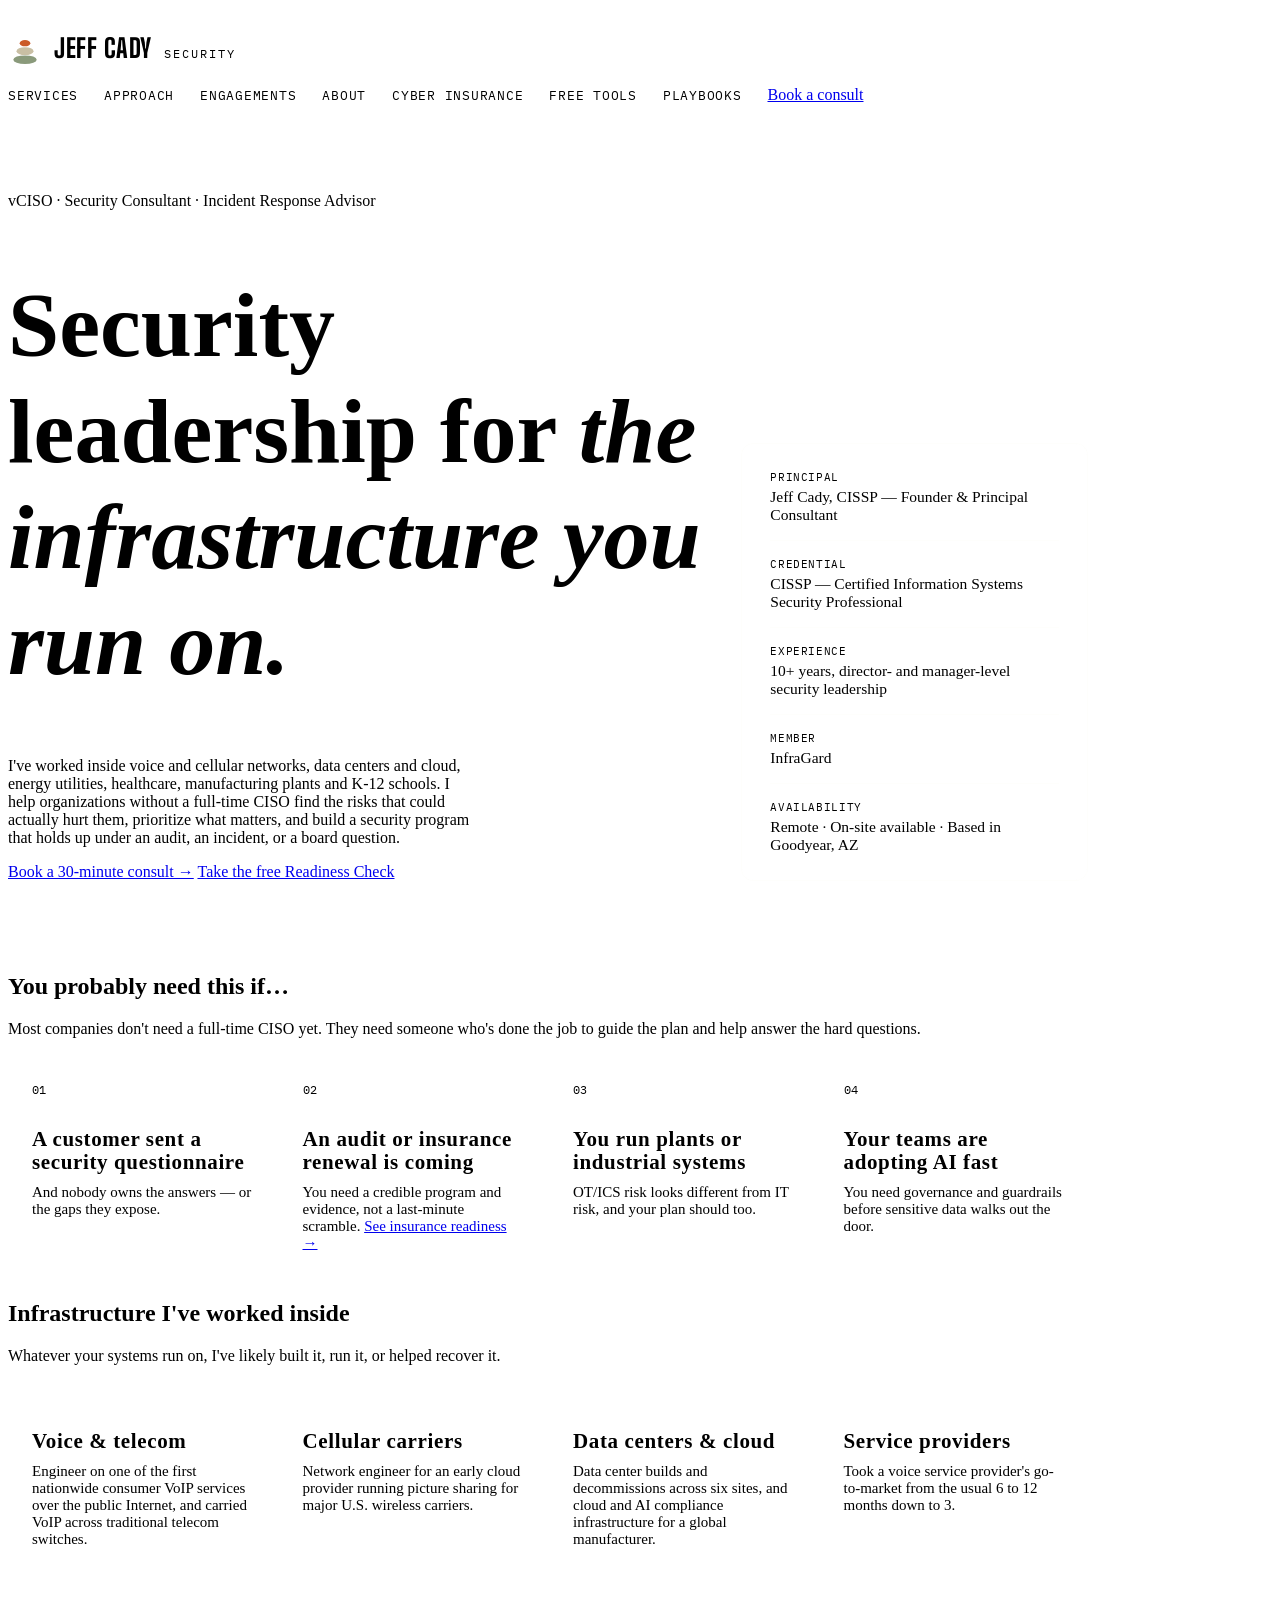
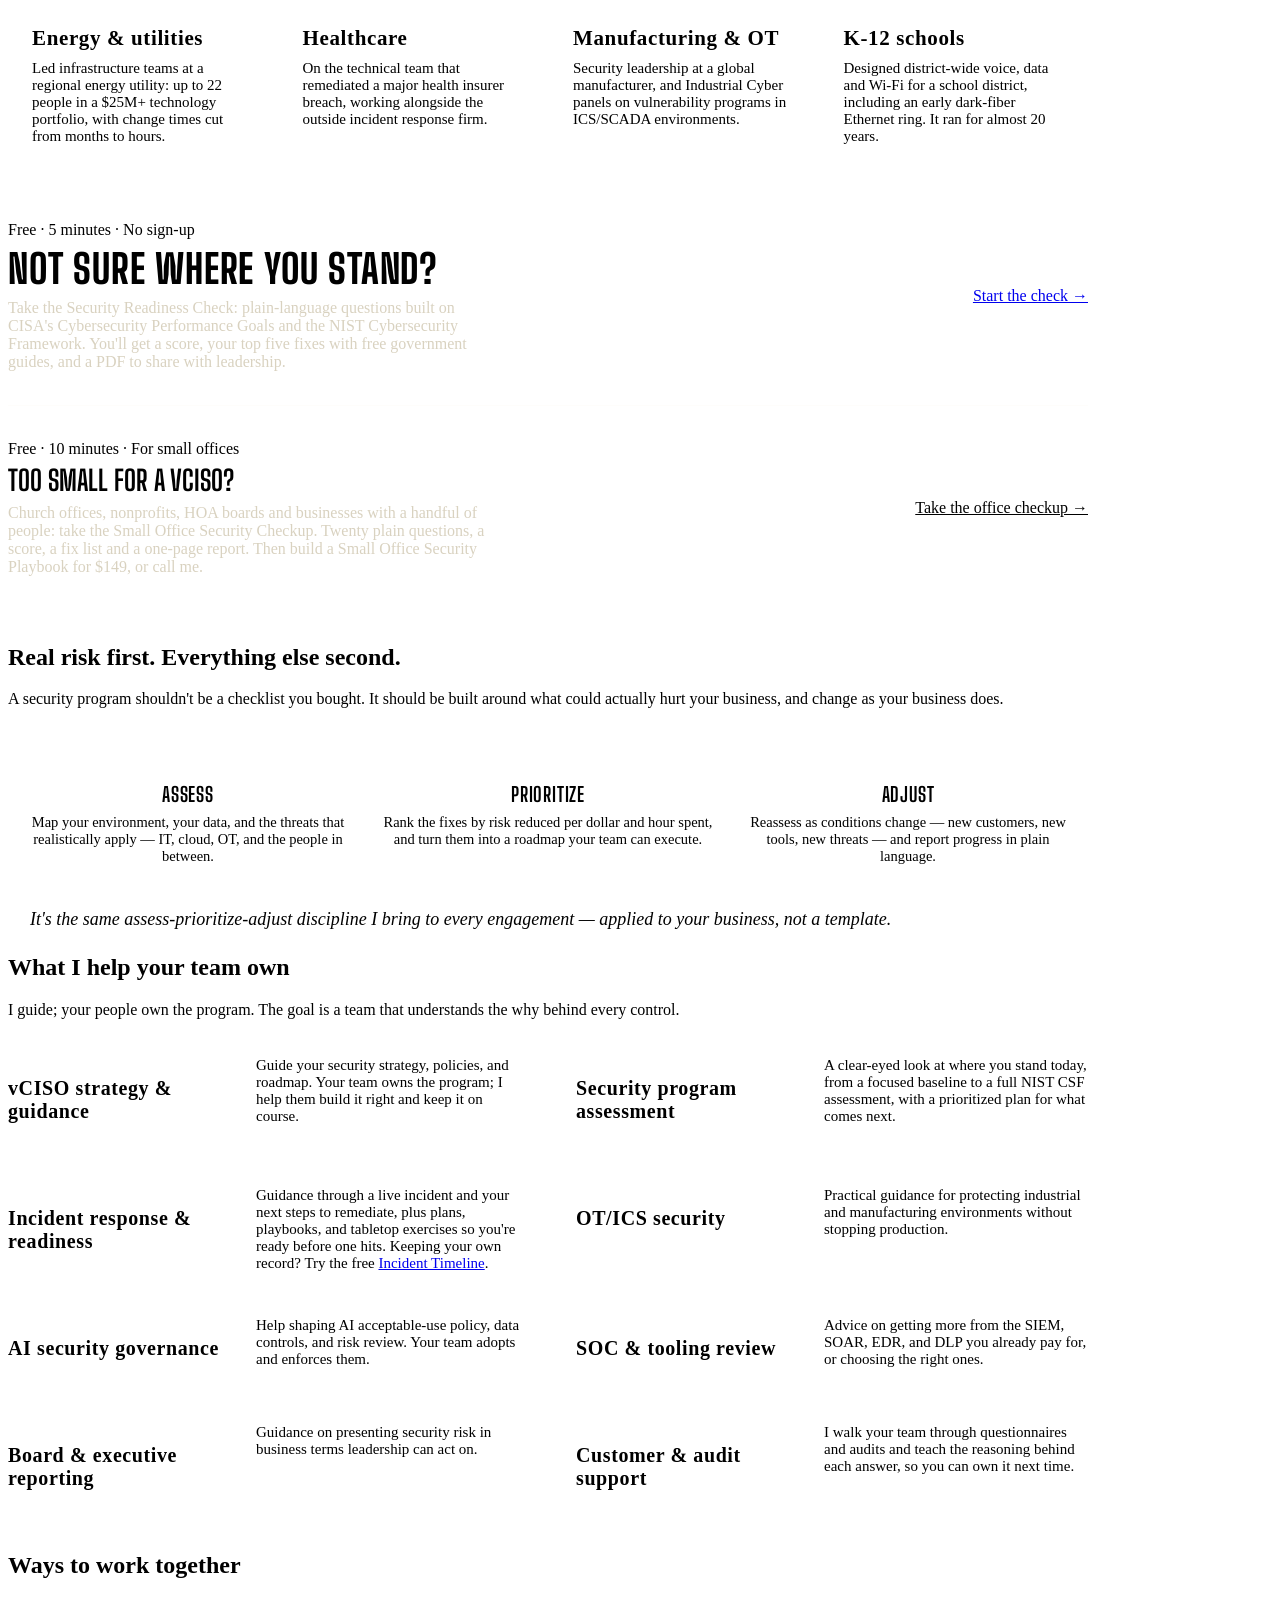
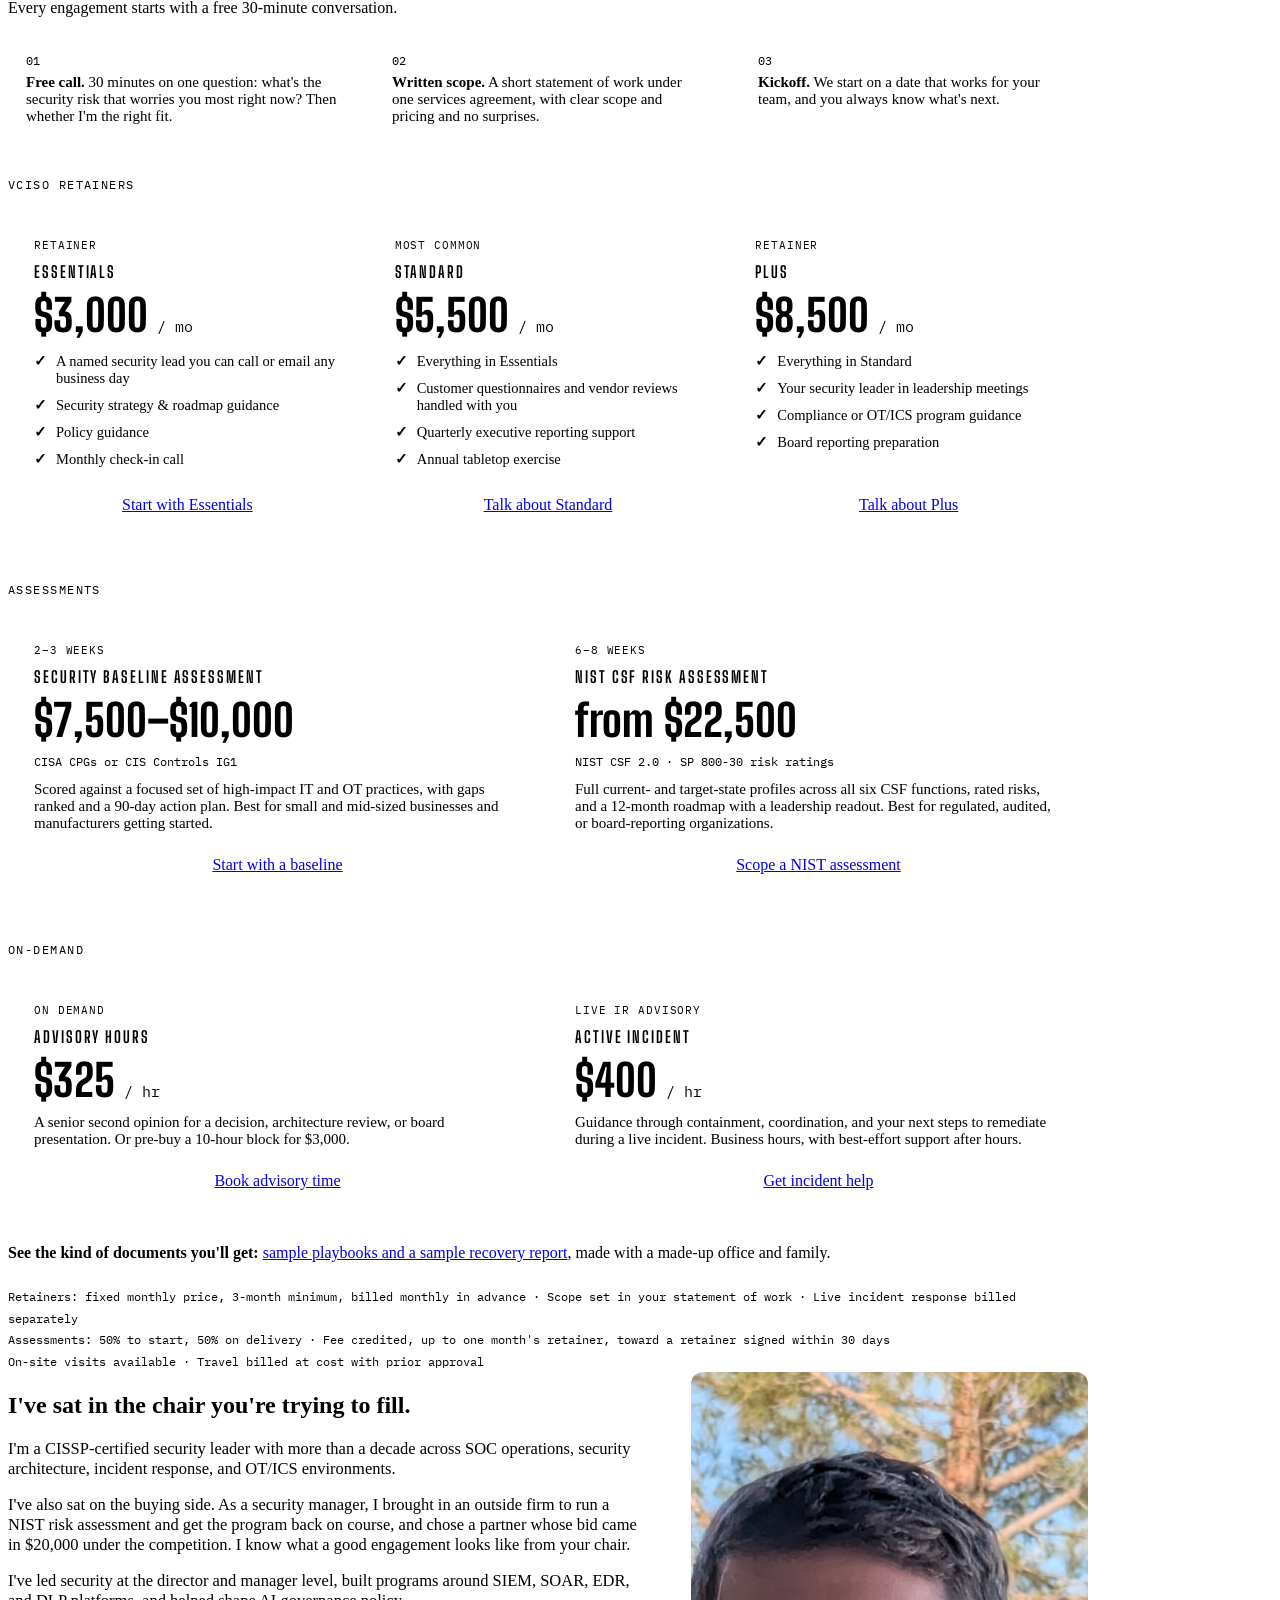
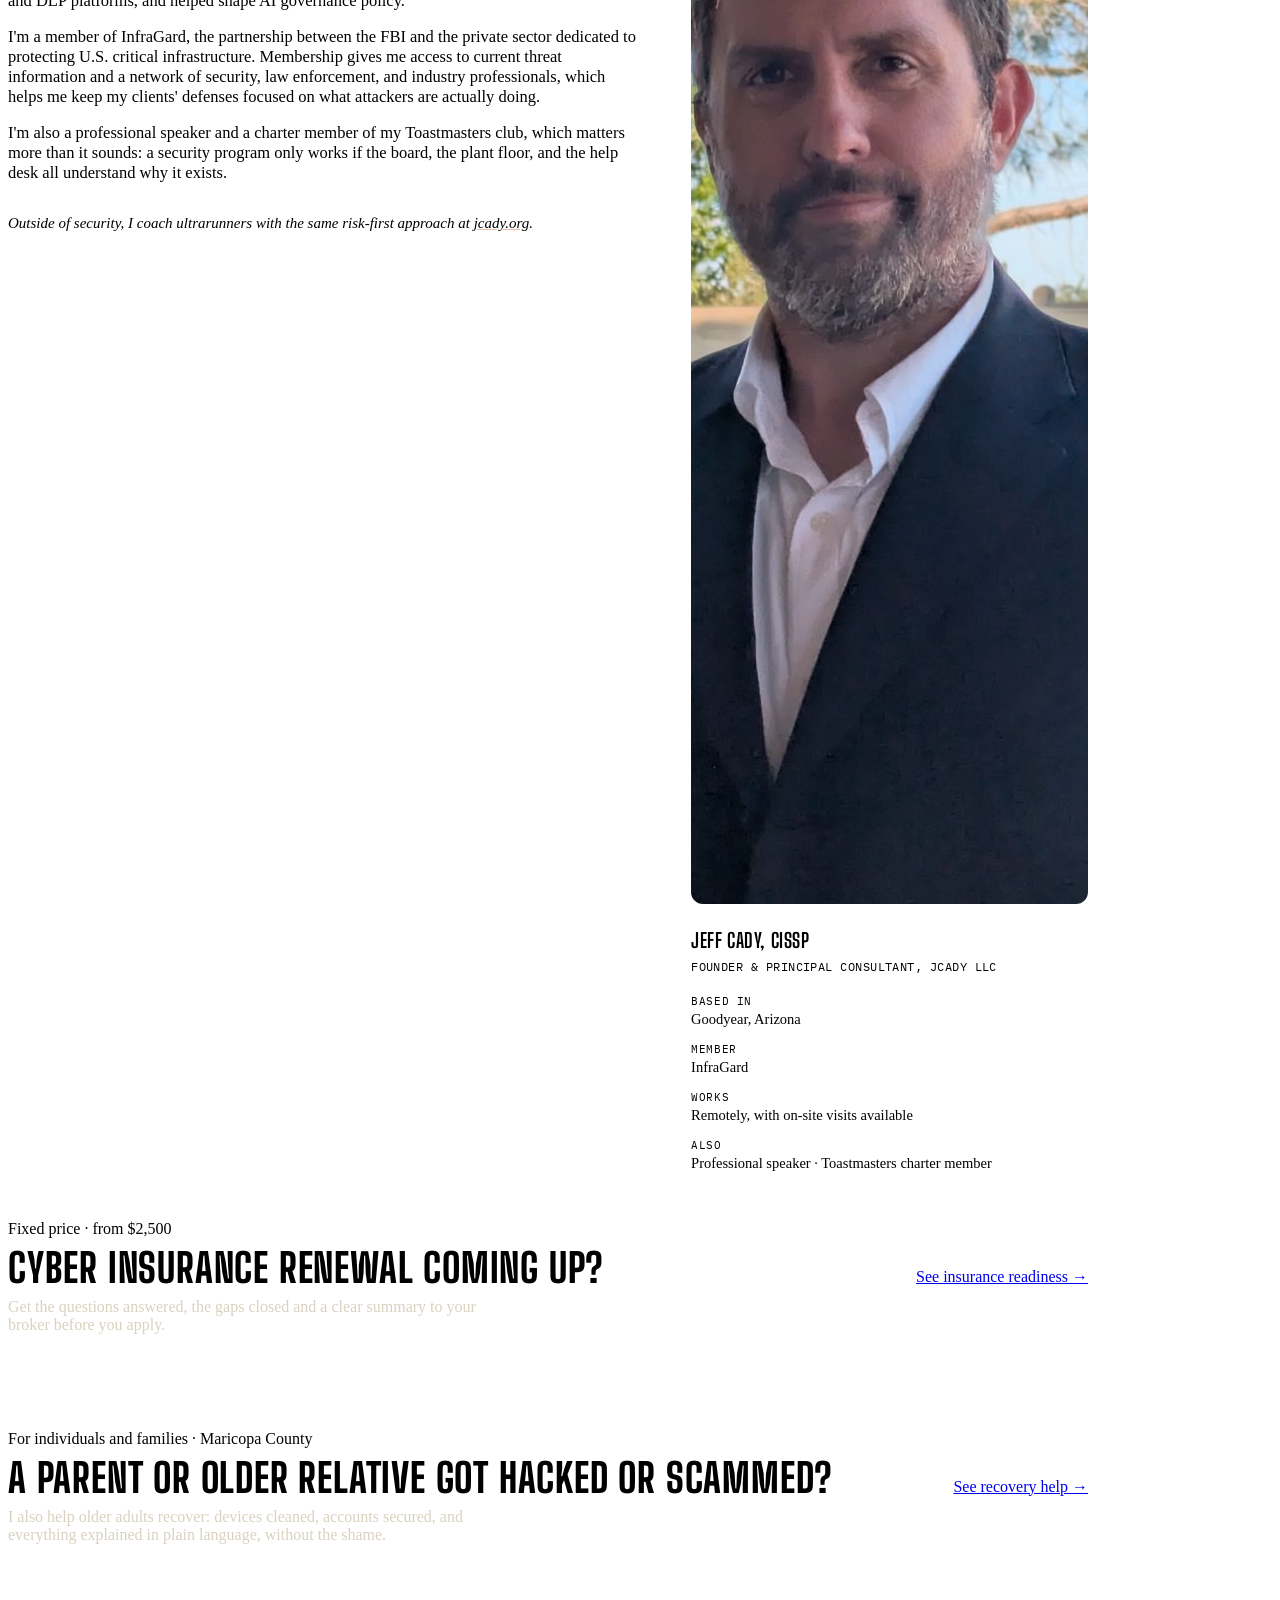
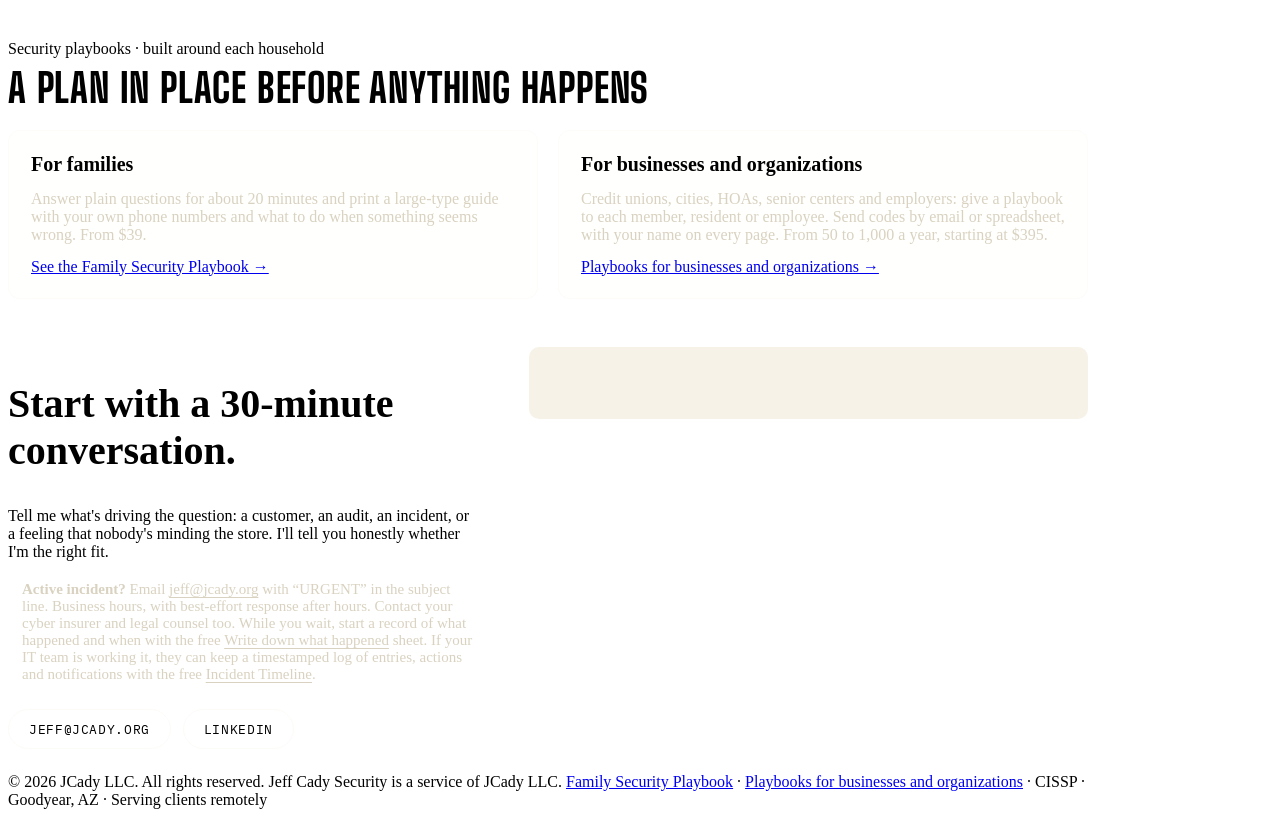
<file: index.html>
<!DOCTYPE html>
<html lang="en">
<head>
<meta charset="UTF-8">
<meta name="viewport" content="width=device-width, initial-scale=1">
<title>Jeff Cady — vCISO, Security Consultant &amp; Incident Response Advisor</title>
<link rel="icon" href="favicon.svg" type="image/svg+xml">
<meta name="description" content="CISSP-certified vCISO, security consultant, and incident response advisor. Risk-first security guidance for organizations without a full-time CISO, from someone who has worked inside telecom, cellular, cloud, energy, healthcare, manufacturing and K-12 infrastructure. Remote, with on-site visits available.">
<link rel="preconnect" href="https://fonts.googleapis.com">
<link rel="preconnect" href="https://fonts.gstatic.com" crossorigin>
<link href="https://fonts.googleapis.com/css2?family=Big+Shoulders+Display:wght@600;700;800&family=Source+Serif+4:ital,opsz,wght@0,8..60,400;0,8..60,600;1,8..60,400&family=IBM+Plex+Mono:wght@400;500;600&display=swap" rel="stylesheet">
<!-- Shared site-family theme, loaded from jcady.org so both sites stay in sync -->
<link rel="stylesheet" href="https://www.jcady.org/theme.css">
<script src="https://www.jcady.org/theme.js"></script>
<style>
  /* Page-specific styles only — tokens, type, hero, buttons, footer shell live in theme.css */
  .wrap{max-width:1080px;}

  /* ---------- HERO ---------- */
  .hero{padding:0 0 72px;}
  .topbar{display:flex;align-items:center;justify-content:space-between;gap:20px;padding:24px 0 0;flex-wrap:wrap;}
  .brand{display:flex;align-items:baseline;gap:12px;text-decoration:none;color:var(--cream);}
  .brand b{font-family:'Big Shoulders Display',sans-serif;font-size:26px;font-weight:800;letter-spacing:0.02em;text-transform:uppercase;}
  .brand b em{font-style:normal;color:var(--accent);}
  .brand span{font-family:'IBM Plex Mono',monospace;font-size:12px;letter-spacing:0.17em;text-transform:uppercase;color:var(--dim);}
  .brand img.mark{align-self:center;width:34px;height:34px;flex:none;}
  .topnav{display:flex;align-items:center;gap:26px;flex-wrap:wrap;}
  .topnav a:not(.btn){font-family:'IBM Plex Mono',monospace;font-size:12.5px;letter-spacing:0.06em;text-transform:uppercase;color:var(--cream);text-decoration:none;}
  .topnav a:not(.btn):hover{color:var(--accent);}
  .hero-grid{display:grid;grid-template-columns:2fr 1fr;gap:40px;align-items:end;padding-top:88px;}
  .hero h1{font-size:clamp(46px, 8vw, 92px);}
  .hero p.lead{max-width:58ch;}
  .cred{background:var(--pine-2);border:1px solid rgba(247,242,231,0.12);border-radius:var(--radius-md);padding:26px 28px;}
  .cred dl{margin:0;}
  .cred dt{font-family:'IBM Plex Mono',monospace;font-size:10.5px;letter-spacing:0.06em;text-transform:uppercase;color:var(--accent);}
  .cred dd{margin:4px 0 0;font-size:15.5px;color:var(--cream);padding-bottom:16px;border-bottom:1px solid rgba(247,242,231,0.12);margin-bottom:16px;}
  .cred dd:last-child{border-bottom:none;padding-bottom:0;margin-bottom:0;}
  @media (max-width:820px){
    .topnav a:not(.btn){display:none;}
    .hero-grid{grid-template-columns:1fr;padding-top:48px;}
  }

  /* ---------- SHARED GRIDS ---------- */
  .tile-grid{display:grid;gap:2px;background:var(--line-soft);border:1px solid var(--line-soft);}
  .tile-grid.four{grid-template-columns:repeat(4,1fr);}
  .tile-grid.three{grid-template-columns:repeat(3,1fr);}
  .tile-grid.two{grid-template-columns:repeat(2,1fr);}
  .tile{background:var(--paper-2);padding:28px 24px;display:flex;flex-direction:column;}
  .tile .num{font-family:'IBM Plex Mono',monospace;font-size:12px;color:var(--accent);margin-bottom:10px;}
  .tile h3{font-size:21px;font-weight:700;letter-spacing:0.03em;line-height:1.1;margin-bottom:10px;}
  .tile p{margin:0;font-size:15px;color:var(--ink-soft);}
  @media (max-width:900px){ .tile-grid.four{grid-template-columns:repeat(2,1fr);} }
  @media (max-width:760px){ .tile-grid.four,.tile-grid.three,.tile-grid.two{grid-template-columns:1fr;} }

  /* ---------- APPROACH (mirrors jcady.org) ---------- */
  .process{display:flex;align-items:flex-start;justify-content:space-between;margin:8px 0 40px;position:relative;}
  .process::before{content:"";position:absolute;top:22px;left:11%;right:11%;height:1px;background:var(--line-soft);z-index:0;}
  .process-step{position:relative;z-index:1;flex:1;text-align:center;padding:0 14px;}
  .process-step .ring{width:44px;height:44px;margin:0 auto 14px;}
  .process-step h4{font-family:'Big Shoulders Display',sans-serif;font-size:20px;letter-spacing:0.04em;text-transform:uppercase;margin:0 0 8px;}
  .process-step p{font-size:14.5px;color:var(--ink-soft);margin:0;}
  .philosophy-quote{border-left:3px solid var(--accent);padding:4px 0 4px 22px;margin:0;font-size:18px;font-style:italic;}
  @media (max-width:640px){ .process{flex-direction:column;gap:28px;} .process::before{display:none;} }

  /* ---------- SERVICES ---------- */
  .services{display:grid;grid-template-columns:1fr 1fr;column-gap:56px;}
  .service{display:flex;gap:28px;padding:22px 0;border-top:1px solid var(--line);}
  .service:nth-last-child(-n+2){border-bottom:1px solid var(--line);}
  .service h3{flex-shrink:0;width:220px;font-size:20px;font-weight:700;letter-spacing:0.03em;line-height:1.15;}
  .service p{margin:0;font-size:15px;color:var(--ink-soft);}
  @media (max-width:860px){
    .services{grid-template-columns:1fr;}
    .service{flex-direction:column;gap:6px;}
    .service h3{width:auto;}
    .service:nth-last-child(-n+2){border-bottom:none;}
    .service:last-child{border-bottom:1px solid var(--line);}
  }

  /* ---------- ENGAGEMENTS (package cards, as on jcady.org) ---------- */
  .row-label{font-family:'IBM Plex Mono',monospace;font-size:12px;letter-spacing:0.12em;text-transform:uppercase;color:var(--ink-soft);margin:36px 0 14px;}
  .package-card{background:var(--paper-2);padding:32px 26px;display:flex;flex-direction:column;}
  .package-tag{font-family:'IBM Plex Mono',monospace;font-size:11px;letter-spacing:0.08em;text-transform:uppercase;color:var(--ink-soft);margin-bottom:10px;}
  .package-card.featured .package-tag{color:var(--accent);}
  .package-name{font-family:'Big Shoulders Display',sans-serif;font-size:16px;font-weight:700;letter-spacing:0.12em;text-transform:uppercase;color:var(--ink-soft);margin-bottom:12px;}
  .package-price{font-family:'Big Shoulders Display',sans-serif;font-weight:800;font-size:44px;line-height:1;margin-bottom:12px;}
  .package-price span{font-size:15px;font-family:'IBM Plex Mono',monospace;font-weight:400;color:var(--ink-soft);}
  .package-fw{font-family:'IBM Plex Mono',monospace;font-size:12px;color:var(--accent);margin-bottom:12px;}
  .package-desc{font-size:15px;color:var(--ink-soft);margin:0 0 24px;flex:1;}
  .package-features{list-style:none;padding:0;margin:4px 0 28px;flex:1;display:flex;flex-direction:column;gap:10px;}
  .package-features li{font-size:14.5px;padding-left:22px;position:relative;}
  .package-features li::before{content:"\2713";position:absolute;left:0;color:var(--accent);font-weight:600;}
  .package-card .btn{width:100%;justify-content:center;text-align:center;}
  .terms{font-family:'IBM Plex Mono',monospace;font-size:12px;line-height:1.8;color:var(--ink-soft);margin:24px 0 0;}

  /* ---------- ABOUT ---------- */
  .about-grid{display:grid;grid-template-columns:1.6fr 1fr;gap:48px;align-items:start;}
  .about-grid p{font-size:16.5px;margin:0 0 16px;}
  .about-grid .aside-note{font-size:15px;font-style:italic;color:var(--ink-soft);padding-top:16px;border-top:1px solid var(--line-soft);}
  .about-grid a{color:var(--accent);text-decoration:underline;text-decoration-color:rgba(203,90,40,0.4);}
  .headshot{width:100%;aspect-ratio:4/5;object-fit:cover;object-position:center top;border-radius:var(--radius-md);margin-bottom:18px;}
  .facts dl{margin:0;}
  .facts dt{font-family:'IBM Plex Mono',monospace;font-size:10.5px;letter-spacing:0.06em;text-transform:uppercase;color:var(--accent);margin-top:14px;}
  .facts dt:first-child{margin-top:0;}
  .facts dd{margin:3px 0 0;font-size:14.5px;}
  .headshot-cap{margin:-6px 0 18px;font-size:15px;line-height:1.4;}
  .headshot-cap b{display:block;font-family:'Big Shoulders Display',sans-serif;font-size:20px;letter-spacing:.03em;text-transform:uppercase;}
  .headshot-cap span{font-family:'IBM Plex Mono',monospace;font-size:11.5px;letter-spacing:.04em;text-transform:uppercase;color:var(--ink-soft);}
  @media (max-width:700px){ .about-grid{grid-template-columns:1fr;} }

  /* ---------- CONTACT ---------- */
  .contact-grid{display:grid;grid-template-columns:1fr 1.2fr;gap:56px;align-items:start;}
  footer.site-footer-full h2{font-size:clamp(28px,4vw,40px);}
  .social-links{display:flex;gap:12px;flex-wrap:wrap;margin-bottom:24px;}
  .social-links a{font-family:'IBM Plex Mono',monospace;font-size:12.5px;letter-spacing:0.05em;text-transform:uppercase;color:var(--cream);text-decoration:none;border:1px solid rgba(247,242,231,0.32);padding:11px 20px;border-radius:22px;}
  .social-links a:hover{border-color:var(--accent);color:var(--accent);background:rgba(203,90,40,0.1);}
  [hidden]{display:none !important;}
  /* HubSpot draws dark labels; give it a light panel so they are readable on the dark footer. */
  #hsWrap{min-height:40px;background:#F7F2E7;color:#232922;border-radius:10px;padding:22px 24px 10px;}
  .inquiry-form{display:grid;grid-template-columns:1fr 1fr;gap:18px;}
  .inquiry-form .full{grid-column:1 / -1;}
  .field{display:flex;flex-direction:column;gap:8px;}
  .field label{font-family:'IBM Plex Mono',monospace;font-size:11.5px;letter-spacing:0.06em;text-transform:uppercase;color:var(--dim);}
  .field input,.field textarea{background:rgba(247,242,231,0.06);border:1px solid rgba(247,242,231,0.25);border-radius:var(--radius-sm);color:var(--cream);font:inherit;font-size:16px;padding:12px 14px;}
  .field textarea{min-height:130px;resize:vertical;}
  .inquiry-form button{grid-column:1 / -1;justify-self:start;}
  .form-status{background:rgba(75,122,78,0.18);border:1px solid var(--low);color:var(--cream);padding:14px 18px;font-family:'IBM Plex Mono',monospace;font-size:13px;}
  @media (max-width:760px){
    .contact-grid{grid-template-columns:1fr;gap:36px;}
    .inquiry-form{grid-template-columns:1fr;}
  }
  /* ---------- READINESS CHECK BAND ---------- */
  .check-band{background:var(--pine-2);color:var(--cream);padding:48px 0;}
  .check-inner{display:flex;align-items:center;justify-content:space-between;gap:32px;}
  .check-band h2{font-family:'Big Shoulders Display',sans-serif;font-weight:800;text-transform:uppercase;letter-spacing:.02em;font-size:clamp(28px,4vw,40px);color:var(--cream);margin:10px 0 10px;line-height:1;}
  .check-band p{margin:0;color:#d9d2c0;max-width:62ch;}
  .check-band .btn{flex-shrink:0;}
  .check-band .wrap.check-small{margin-top:34px;padding-top:34px;border-top:1px solid rgba(247,242,231,.18);}
  .check-small h3{font-family:'Big Shoulders Display',sans-serif;font-weight:700;text-transform:uppercase;font-size:clamp(22px,3vw,28px);color:var(--cream);margin:8px 0;line-height:1.05;}
  .check-band .btn.ghost{background:transparent;color:var(--cream);border-color:rgba(247,242,231,.6);}
  .samples{margin:22px 0 0;font-size:16px;}
  @media (max-width:760px){.check-inner{flex-direction:column;align-items:flex-start;}}
  .pb-grid{display:grid;grid-template-columns:1fr 1fr;gap:20px;margin-top:22px;}
  .pb-col{background:rgba(247,242,231,.06);border:1px solid rgba(247,242,231,.22);border-radius:var(--radius-md);padding:22px;display:flex;flex-direction:column;gap:14px;align-items:flex-start;}
  .pb-col h3{margin:0;color:var(--cream);font-size:20px;}
  .pb-col .btn{margin-top:auto;}
  @media (max-width:760px){.pb-grid{grid-template-columns:1fr;}}
  /* ---------- HOW IT WORKS ---------- */
  .how-steps{list-style:none;counter-reset:s;padding:0;margin:18px 0 8px;display:grid;grid-template-columns:repeat(3,1fr);gap:18px;}
  .how-steps li{counter-increment:s;background:var(--paper-2);border:1px solid var(--line-soft);border-radius:var(--radius-md);padding:18px 18px 16px;font-size:15px;color:var(--ink-soft);}
  .how-steps li::before{content:counter(s,decimal-leading-zero);display:block;font-family:'IBM Plex Mono',monospace;font-size:12px;color:var(--accent);margin-bottom:6px;}
  .how-steps b{color:var(--ink);}
  @media (max-width:760px){.how-steps{grid-template-columns:1fr;}}
  /* ---------- URGENT NOTE ---------- */
  .urgent{border-left:3px solid var(--accent);padding:4px 0 4px 14px;margin:0 0 22px;font-size:15px;color:#d9d2c0;}
  .urgent b{color:var(--cream);}
  .urgent a{color:var(--cream);text-decoration:underline;text-underline-offset:3px;}

  /* ---------- Rounded corners (boxes that were square) ----------
     Same scale as jcady.org's theme.css. :where() keeps these at zero
     specificity, so they never override a radius set anywhere else.
     The panels, step cards, fields and photo above that used --radius (2px)
     now use --radius-md or --radius-sm directly. */
  :root{--radius-sm:8px;--radius-md:12px;--radius-lg:14px;--radius-pill:999px;}
  :where(.tile-grid){border-radius:var(--radius-md);overflow:hidden;} /* tiles and package cards stay square inside it */
  :where(.card,.form-status){border-radius:var(--radius-md);}
</style>
</head>
<body>

<header class="hero" id="top">
  <div class="wrap">
    <div class="topbar">
      <a class="brand" href="#top"><img class="mark" src="cairn.svg" alt="" width="34" height="34"><b>Jeff <em>Cady</em></b><span>Security</span></a>
      <nav class="topnav" aria-label="Main">
        <a href="#services">Services</a>
        <a href="#approach">Approach</a>
        <a href="#engagements">Engagements</a>
        <a href="#about">About</a>
        <a href="insurance.html">Cyber insurance</a>
        <a href="tools.html">Free tools</a>
        <a href="#playbooks">Playbooks</a>
        <a class="btn small" href="#contact">Book a consult</a>
      </nav>
    </div>
    <div class="hero-grid">
      <div>
        <div class="eyebrow">vCISO &middot; Security Consultant &middot; Incident Response Advisor</div>
        <h1>Security leadership for <em>the infrastructure you run on.</em></h1>
        <p class="lead">I've worked inside voice and cellular networks, data centers and cloud, energy utilities, healthcare, manufacturing plants and K-12 schools. I help organizations without a full-time CISO find the risks that could actually hurt them, prioritize what matters, and build a security program that holds up under an audit, an incident, or a board question.</p>
        <div class="btn-row">
          <a class="btn" href="#contact">Book a 30-minute consult &rarr;</a>
          <a class="btn ghost" href="rc.html">Take the free Readiness Check</a>
        </div>
      </div>
      <aside class="cred">
        <dl>
          <dt>Principal</dt><dd>Jeff Cady, CISSP &mdash; Founder &amp; Principal Consultant</dd>
          <dt>Credential</dt><dd>CISSP &mdash; Certified Information Systems Security Professional</dd>
          <dt>Experience</dt><dd>10+ years, director- and manager-level security leadership</dd>
          <dt>Member</dt><dd>InfraGard</dd>
          <dt>Availability</dt><dd>Remote &middot; On-site available &middot; Based in Goodyear, AZ</dd>
        </dl>
      </aside>
    </div>
  </div>
</header>

<main>

  <section>
    <div class="wrap">
      <h2 class="section-title">You probably need this if&hellip;</h2>
      <p class="section-sub">Most companies don't need a full-time CISO yet. They need someone who's done the job to guide the plan and help answer the hard questions.</p>
      <div class="tile-grid four">
        <div class="tile"><div class="num">01</div><h3>A customer sent a security questionnaire</h3><p>And nobody owns the answers — or the gaps they expose.</p></div>
        <div class="tile"><div class="num">02</div><h3>An audit or insurance renewal is coming</h3><p>You need a credible program and evidence, not a last-minute scramble. <a href="insurance.html">See insurance readiness &rarr;</a></p></div>
        <div class="tile"><div class="num">03</div><h3>You run plants or industrial systems</h3><p>OT/ICS risk looks different from IT risk, and your plan should too.</p></div>
        <div class="tile"><div class="num">04</div><h3>Your teams are adopting AI fast</h3><p>You need governance and guardrails before sensitive data walks out the door.</p></div>
      </div>
    </div>
  </section>

  <section id="infrastructure">
    <div class="wrap">
      <h2 class="section-title">Infrastructure I've worked inside</h2>
      <p class="section-sub">Whatever your systems run on, I've likely built it, run it, or helped recover it.</p>
      <div class="tile-grid four">
        <div class="tile"><h3>Voice &amp; telecom</h3><p>Engineer on one of the first nationwide consumer VoIP services over the public Internet, and carried VoIP across traditional telecom switches.</p></div>
        <div class="tile"><h3>Cellular carriers</h3><p>Network engineer for an early cloud provider running picture sharing for major U.S. wireless carriers.</p></div>
        <div class="tile"><h3>Data centers &amp; cloud</h3><p>Data center builds and decommissions across six sites, and cloud and AI compliance infrastructure for a global manufacturer.</p></div>
        <div class="tile"><h3>Service providers</h3><p>Took a voice service provider's go-to-market from the usual 6 to 12 months down to 3.</p></div>
        <div class="tile"><h3>Energy &amp; utilities</h3><p>Led infrastructure teams at a regional energy utility: up to 22 people in a $25M+ technology portfolio, with change times cut from months to hours.</p></div>
        <div class="tile"><h3>Healthcare</h3><p>On the technical team that remediated a major health insurer breach, working alongside the outside incident response firm.</p></div>
        <div class="tile"><h3>Manufacturing &amp; OT</h3><p>Security leadership at a global manufacturer, and Industrial Cyber panels on vulnerability programs in ICS/SCADA environments.</p></div>
        <div class="tile"><h3>K-12 schools</h3><p>Designed district-wide voice, data and Wi-Fi for a school district, including an early dark-fiber Ethernet ring. It ran for almost 20 years.</p></div>
      </div>
    </div>
  </section>

  <section class="check-band" aria-labelledby="check-title">
    <div class="wrap check-inner">
      <div>
        <div class="eyebrow">Free &middot; 5 minutes &middot; No sign-up</div>
        <h2 id="check-title">Not sure where you stand?</h2>
        <p>Take the Security Readiness Check: plain-language questions built on CISA's Cybersecurity Performance Goals and the NIST Cybersecurity Framework. You'll get a score, your top five fixes with free government guides, and a PDF to share with leadership.</p>
      </div>
      <a class="btn" href="rc.html">Start the check &rarr;</a>
    </div>
    <div class="wrap check-inner check-small">
      <div>
        <div class="eyebrow">Free &middot; 10 minutes &middot; For small offices</div>
        <h3 id="small-title">Too small for a vCISO?</h3>
        <p>Church offices, nonprofits, HOA boards and businesses with a handful of people: take the Small Office Security Checkup. Twenty plain questions, a score, a fix list and a one-page report. Then build a Small Office Security Playbook for $149, or call me.</p>
      </div>
      <a class="btn ghost" href="https://business.familysecurityplaybook.com/checkup">Take the office checkup &rarr;</a>
    </div>
  </section>

  <section id="approach">
    <div class="wrap">
      <h2 class="section-title">Real risk first. Everything else second.</h2>
      <p class="section-sub">A security program shouldn't be a checklist you bought. It should be built around what could actually hurt your business, and change as your business does.</p>
      <div class="process">
        <div class="process-step"><div class="ring" data-ring="#CB5A28"></div><h4>Assess</h4><p>Map your environment, your data, and the threats that realistically apply — IT, cloud, OT, and the people in between.</p></div>
        <div class="process-step"><div class="ring" data-ring="#B2812A"></div><h4>Prioritize</h4><p>Rank the fixes by risk reduced per dollar and hour spent, and turn them into a roadmap your team can execute.</p></div>
        <div class="process-step"><div class="ring" data-ring="#4B7A4E"></div><h4>Adjust</h4><p>Reassess as conditions change — new customers, new tools, new threats — and report progress in plain language.</p></div>
      </div>
      <p class="philosophy-quote">It's the same assess-prioritize-adjust discipline I bring to every engagement &mdash; applied to your business, not a template.</p>
    </div>
  </section>

  <section id="services">
    <div class="wrap">
      <h2 class="section-title">What I help your team own</h2>
      <p class="section-sub">I guide; your people own the program. The goal is a team that understands the why behind every control.</p>
      <div class="services">
        <div class="service"><h3>vCISO strategy &amp; guidance</h3><p>Guide your security strategy, policies, and roadmap. Your team owns the program; I help them build it right and keep it on course.</p></div>
        <div class="service"><h3>Security program assessment</h3><p>A clear-eyed look at where you stand today, from a focused baseline to a full NIST CSF assessment, with a prioritized plan for what comes next.</p></div>
        <div class="service"><h3>Incident response &amp; readiness</h3><p>Guidance through a live incident and your next steps to remediate, plus plans, playbooks, and tabletop exercises so you're ready before one hits. Keeping your own record? Try the free <a href="incident-timeline.html">Incident Timeline</a>.</p></div>
        <div class="service"><h3>OT/ICS security</h3><p>Practical guidance for protecting industrial and manufacturing environments without stopping production.</p></div>
        <div class="service"><h3>AI security governance</h3><p>Help shaping AI acceptable-use policy, data controls, and risk review. Your team adopts and enforces them.</p></div>
        <div class="service"><h3>SOC &amp; tooling review</h3><p>Advice on getting more from the SIEM, SOAR, EDR, and DLP you already pay for, or choosing the right ones.</p></div>
        <div class="service"><h3>Board &amp; executive reporting</h3><p>Guidance on presenting security risk in business terms leadership can act on.</p></div>
        <div class="service"><h3>Customer &amp; audit support</h3><p>I walk your team through questionnaires and audits and teach the reasoning behind each answer, so you can own it next time.</p></div>
      </div>
    </div>
  </section>

  <section id="engagements">
    <div class="wrap">
      <h2 class="section-title">Ways to work together</h2>
      <p class="section-sub">Every engagement starts with a free 30-minute conversation.</p>
      <ol class="how-steps">
        <li><b>Free call.</b> 30 minutes on one question: what's the security risk that worries you most right now? Then whether I'm the right fit.</li>
        <li><b>Written scope.</b> A short statement of work under one services agreement, with clear scope and pricing and no surprises.</li>
        <li><b>Kickoff.</b> We start on a date that works for your team, and you always know what's next.</li>
      </ol>
      <div class="row-label">vCISO retainers</div>
      <div class="tile-grid three">
        <div class="package-card">
          <div class="package-tag">Retainer</div>
          <div class="package-name">Essentials</div>
          <div class="package-price">$3,000<span> / mo</span></div>
          <ul class="package-features"><li>A named security lead you can call or email any business day</li><li>Security strategy &amp; roadmap guidance</li><li>Policy guidance</li><li>Monthly check-in call</li></ul>
          <a class="btn ghost" href="#contact">Start with Essentials</a>
        </div>
        <div class="package-card featured">
          <div class="package-tag">Most common</div>
          <div class="package-name">Standard</div>
          <div class="package-price">$5,500<span> / mo</span></div>
          <ul class="package-features"><li>Everything in Essentials</li><li>Customer questionnaires and vendor reviews handled with you</li><li>Quarterly executive reporting support</li><li>Annual tabletop exercise</li></ul>
          <a class="btn" href="#contact">Talk about Standard</a>
        </div>
        <div class="package-card">
          <div class="package-tag">Retainer</div>
          <div class="package-name">Plus</div>
          <div class="package-price">$8,500<span> / mo</span></div>
          <ul class="package-features"><li>Everything in Standard</li><li>Your security leader in leadership meetings</li><li>Compliance or OT/ICS program guidance</li><li>Board reporting preparation</li></ul>
          <a class="btn ghost" href="#contact">Talk about Plus</a>
        </div>
      </div>
      <div class="row-label">Assessments</div>
      <div class="tile-grid two">
        <div class="package-card">
          <div class="package-tag">2–3 weeks</div>
          <div class="package-name">Security Baseline Assessment</div>
          <div class="package-price">$7,500–$10,000<span></span></div>
          <div class="package-fw">CISA CPGs or CIS Controls IG1</div>
          <p class="package-desc">Scored against a focused set of high-impact IT and OT practices, with gaps ranked and a 90-day action plan. Best for small and mid-sized businesses and manufacturers getting started.</p>
          <a class="btn ghost" href="#contact">Start with a baseline</a>
        </div>
        <div class="package-card featured">
          <div class="package-tag">6–8 weeks</div>
          <div class="package-name">NIST CSF Risk Assessment</div>
          <div class="package-price">from $22,500<span></span></div>
          <div class="package-fw">NIST CSF 2.0 · SP 800-30 risk ratings</div>
          <p class="package-desc">Full current- and target-state profiles across all six CSF functions, rated risks, and a 12-month roadmap with a leadership readout. Best for regulated, audited, or board-reporting organizations.</p>
          <a class="btn" href="#contact">Scope a NIST assessment</a>
        </div>
      </div>
      <div class="row-label">On-demand</div>
      <div class="tile-grid two">
        <div class="package-card">
          <div class="package-tag">On demand</div>
          <div class="package-name">Advisory Hours</div>
          <div class="package-price">$325<span> / hr</span></div>
          <p class="package-desc">A senior second opinion for a decision, architecture review, or board presentation. Or pre-buy a 10-hour block for $3,000.</p>
          <a class="btn ghost" href="#contact">Book advisory time</a>
        </div>
        <div class="package-card">
          <div class="package-tag">Live IR advisory</div>
          <div class="package-name">Active Incident</div>
          <div class="package-price">$400<span> / hr</span></div>
          <p class="package-desc">Guidance through containment, coordination, and your next steps to remediate during a live incident. Business hours, with best-effort support after hours.</p>
          <a class="btn ghost" href="#contact">Get incident help</a>
        </div>
      </div>
      <p class="samples"><b>See the kind of documents you'll get:</b> <a href="https://familysecurityplaybook.com/examples">sample playbooks and a sample recovery report</a>, made with a made-up office and family.</p>
      <p class="terms">Retainers: fixed monthly price, 3-month minimum, billed monthly in advance · Scope set in your statement of work · Live incident response billed separately<br>Assessments: 50% to start, 50% on delivery · Fee credited, up to one month's retainer, toward a retainer signed within 30 days<br>On-site visits available · Travel billed at cost with prior approval</p>
    </div>
  </section>

  <section id="about">
    <div class="wrap about-grid">
      <div>
        <h2 class="section-title">I've sat in the chair you're trying to fill.</h2>
        <p>I'm a CISSP-certified security leader with more than a decade across SOC operations, security architecture, incident response, and OT/ICS environments.</p>
        <p>I've also sat on the buying side. As a security manager, I brought in an outside firm to run a NIST risk assessment and get the program back on course, and chose a partner whose bid came in $20,000 under the competition. I know what a good engagement looks like from your chair.</p>
        <p>I've led security at the director and manager level, built programs around SIEM, SOAR, EDR, and DLP platforms, and helped shape AI governance policy.</p>
        <p>I'm a member of InfraGard, the partnership between the FBI and the private sector dedicated to protecting U.S. critical infrastructure. Membership gives me access to current threat information and a network of security, law enforcement, and industry professionals, which helps me keep my clients' defenses focused on what attackers are actually doing.</p>
        <p>I'm also a professional speaker and a charter member of my Toastmasters club, which matters more than it sounds: a security program only works if the board, the plant floor, and the help desk all understand why it exists.</p>
        <p class="aside-note">Outside of security, I coach ultrarunners with the same risk-first approach at <a href="https://www.jcady.org">jcady.org</a>.</p>
      </div>
      <div>
        <img class="headshot" src="headshot.jpg" alt="Jeff Cady" width="1000" height="1132">
        <p class="headshot-cap"><b>Jeff Cady, CISSP</b><span>Founder &amp; Principal Consultant, JCady LLC</span></p>
        <div class="card facts">
          <dl>
            <dt>Based in</dt><dd>Goodyear, Arizona</dd>
            <dt>Member</dt><dd>InfraGard</dd>
            <dt>Works</dt><dd>Remotely, with on-site visits available</dd>
            <dt>Also</dt><dd>Professional speaker &middot; Toastmasters charter member</dd>
          </dl>
        </div>
      </div>
    </div>
  </section>

  <section class="check-band" aria-labelledby="ins-title">
    <div class="wrap check-inner">
      <div>
        <div class="eyebrow">Fixed price &middot; from $2,500</div>
        <h2 id="ins-title">Cyber insurance renewal coming up?</h2>
        <p>Get the questions answered, the gaps closed and a clear summary to your broker before you apply.</p>
      </div>
      <a class="btn" href="insurance.html">See insurance readiness &rarr;</a>
    </div>
  </section>

  <section class="check-band" aria-labelledby="family-title">
    <div class="wrap check-inner">
      <div>
        <div class="eyebrow">For individuals and families &middot; Maricopa County</div>
        <h2 id="family-title">A parent or older relative got hacked or scammed?</h2>
        <p>I also help older adults recover: devices cleaned, accounts secured, and everything explained in plain language, without the shame.</p>
      </div>
      <a class="btn" href="er.html">See recovery help &rarr;</a>
    </div>
  </section>

  <section class="check-band" id="playbooks" aria-labelledby="diy-title">
    <div class="wrap">
      <div class="eyebrow">Security playbooks &middot; built around each household</div>
      <h2 id="diy-title">A plan in place before anything happens</h2>
      <div class="pb-grid">
        <div class="pb-col">
          <h3>For families</h3>
          <p>Answer plain questions for about 20 minutes and print a large-type guide with your own phone numbers and what to do when something seems wrong. From $39.</p>
          <a class="btn" href="https://familysecurityplaybook.com/">See the Family Security Playbook &rarr;</a>
        </div>
        <div class="pb-col">
          <h3>For businesses and organizations</h3>
          <p>Credit unions, cities, HOAs, senior centers and employers: give a playbook to each member, resident or employee. Send codes by email or spreadsheet, with your name on every page. From 50 to 1,000 a year, starting at $395.</p>
          <a class="btn" href="https://business.familysecurityplaybook.com/">Playbooks for businesses and organizations &rarr;</a>
        </div>
      </div>
    </div>
  </section>

</main>

<footer id="contact" class="site-footer-full">
  <div class="wrap">
    <div class="contact-grid">
      <div>
        <h2>Start with a 30-minute conversation.</h2>
        <p class="lead-f">Tell me what's driving the question: a customer, an audit, an incident, or a feeling that nobody's minding the store. I'll tell you honestly whether I'm the right fit.</p>
        <p class="urgent"><b>Active incident?</b> Email <a href="mailto:jeff@jcady.org?subject=URGENT%20-%20Active%20incident">jeff@jcady.org</a> with &ldquo;URGENT&rdquo; in the subject line. Business hours, with best-effort response after hours. Contact your cyber insurer and legal counsel too. While you wait, start a record of what happened and when with the free <a href="https://familysecurityplaybook.com/help-now/record.html">Write down what happened</a> sheet. If your IT team is working it, they can keep a timestamped log of entries, actions and notifications with the free <a href="incident-timeline.html">Incident Timeline</a>.</p>
        <div class="social-links">
          <a href="mailto:jeff@jcady.org">jeff@jcady.org</a>
          <a href="https://www.linkedin.com/in/jeffreycady/" target="_blank" rel="noopener">LinkedIn</a>
        </div>
      </div>
      <div>
        <div id="formStatus" class="form-status" hidden>Thanks &mdash; that's sent. I'll get back to you within one business day.</div>
        <!-- HubSpot form: submissions create the contact in the CRM. -->
        <div id="hsWrap">
          <script src="https://js-na2.hsforms.net/forms/embed/247579077.js" defer></script>
          <div class="hs-form-frame" data-region="na2" data-form-id="0956b6e6-23d8-4293-8650-5608906701bb" data-portal-id="247579077"></div>
        </div>
        <!-- Fallback: shown only if the HubSpot form is blocked (ad or tracker blockers) or fails to load. -->
        <form id="inquiryForm" class="inquiry-form" action="https://formspree.io/f/xyezjada" method="POST" hidden>
          <div class="field"><label for="inq-name">Name</label><input type="text" id="inq-name" name="name" required autocomplete="name"></div>
          <div class="field"><label for="inq-company">Company</label><input type="text" id="inq-company" name="company" autocomplete="organization"></div>
          <div class="field full"><label for="inq-email">Work email</label><input type="email" id="inq-email" name="email" required autocomplete="email"></div>
          <div class="field full"><label for="inq-message">What's the security risk that worries you most right now?</label><textarea id="inq-message" name="message" required placeholder="A customer questionnaire, an upcoming audit, an incident, or something else."></textarea></div>
          <!-- Spam trap: real visitors never fill this in; bots often do. -->
          <input type="text" name="_gotcha" style="display:none" tabindex="-1" autocomplete="off">
          <input type="hidden" name="_subject" value="New security inquiry — security.jcady.org">
          <input type="hidden" name="_next" id="inq-next" value="">
          <button type="submit" class="btn">Request a consult &rarr;</button>
        </form>
      </div>
    </div>
    <div class="footer-bottom">
      <span>&copy; 2026 JCady LLC. All rights reserved. Jeff Cady Security is a service of JCady LLC.</span>
      <span><a href="https://familysecurityplaybook.com/">Family Security Playbook</a> &middot; <a href="https://business.familysecurityplaybook.com/">Playbooks for businesses and organizations</a> &middot; CISSP &middot; Goodyear, AZ &middot; Serving clients remotely</span>
    </div>
  </div>
</footer>

<script>
  document.querySelectorAll('.ring[data-ring]').forEach(el=>{
    if (window.waypointIcon) el.innerHTML = waypointIcon(el.dataset.ring, 44);
  });
  const nextField = document.getElementById('inq-next');
  if (nextField) nextField.value = window.location.origin + window.location.pathname + '?sent=true#contact';
  // If the HubSpot form has not rendered after 4 seconds, show the built-in form instead.
  const hsWrap = document.getElementById('hsWrap');
  const fallbackForm = document.getElementById('inquiryForm');
  const sent = window.location.search.includes('sent=true');
  if (hsWrap && fallbackForm && !sent) {
    setTimeout(function () {
      const frame = hsWrap.querySelector('.hs-form-frame');
      const rendered = frame && (frame.querySelector('iframe, form') || frame.offsetHeight > 40);
      if (!rendered) { hsWrap.hidden = true; fallbackForm.hidden = false; }
    }, 4000);
  }
  if (sent && hsWrap) hsWrap.hidden = true;
  if (window.location.search.includes('sent=true')) {
    const status = document.getElementById('formStatus');
    if (status) status.hidden = false;
    const form = document.getElementById('inquiryForm');
    if (form) form.hidden = true;
    history.replaceState(null, '', window.location.pathname + '#contact');
  }
</script>

<script data-goatcounter="https://jcady.goatcounter.com/count" async src="//gc.zgo.at/count.js"></script>
</body>
</html>
</file>
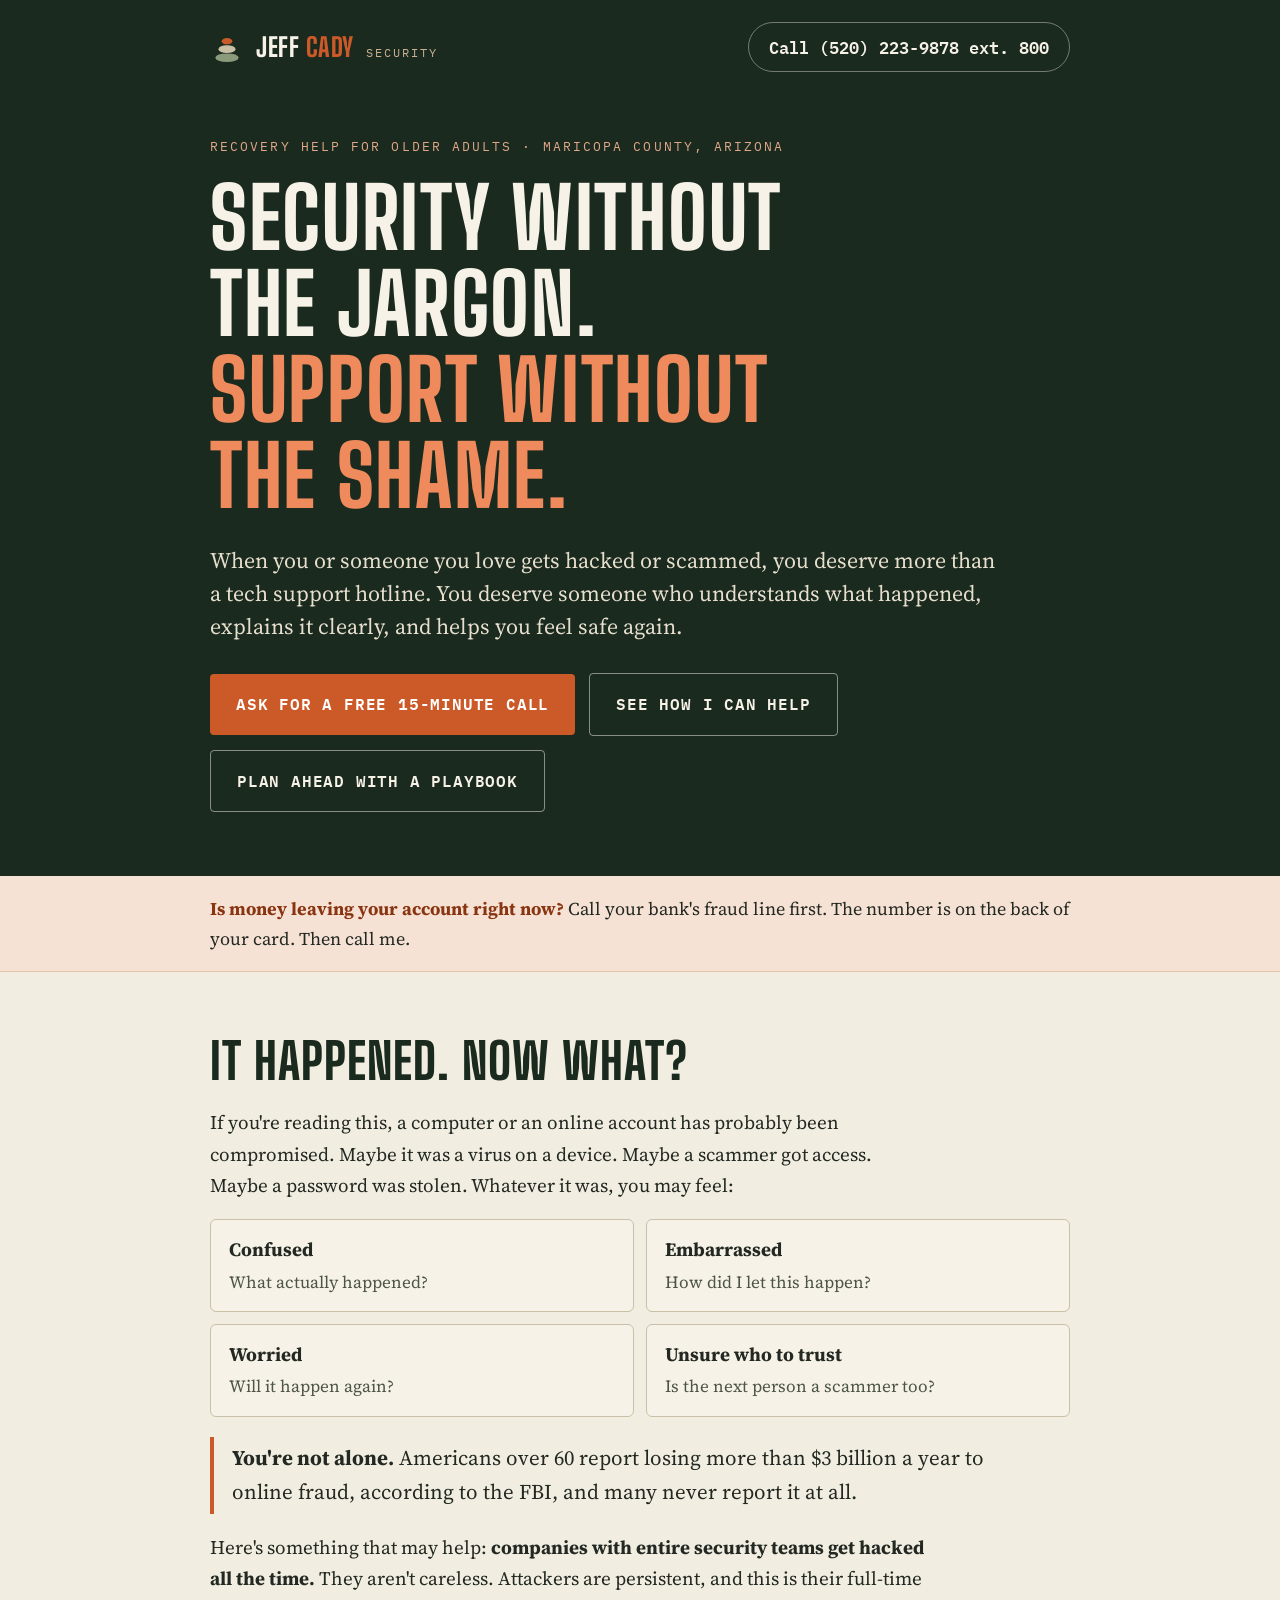
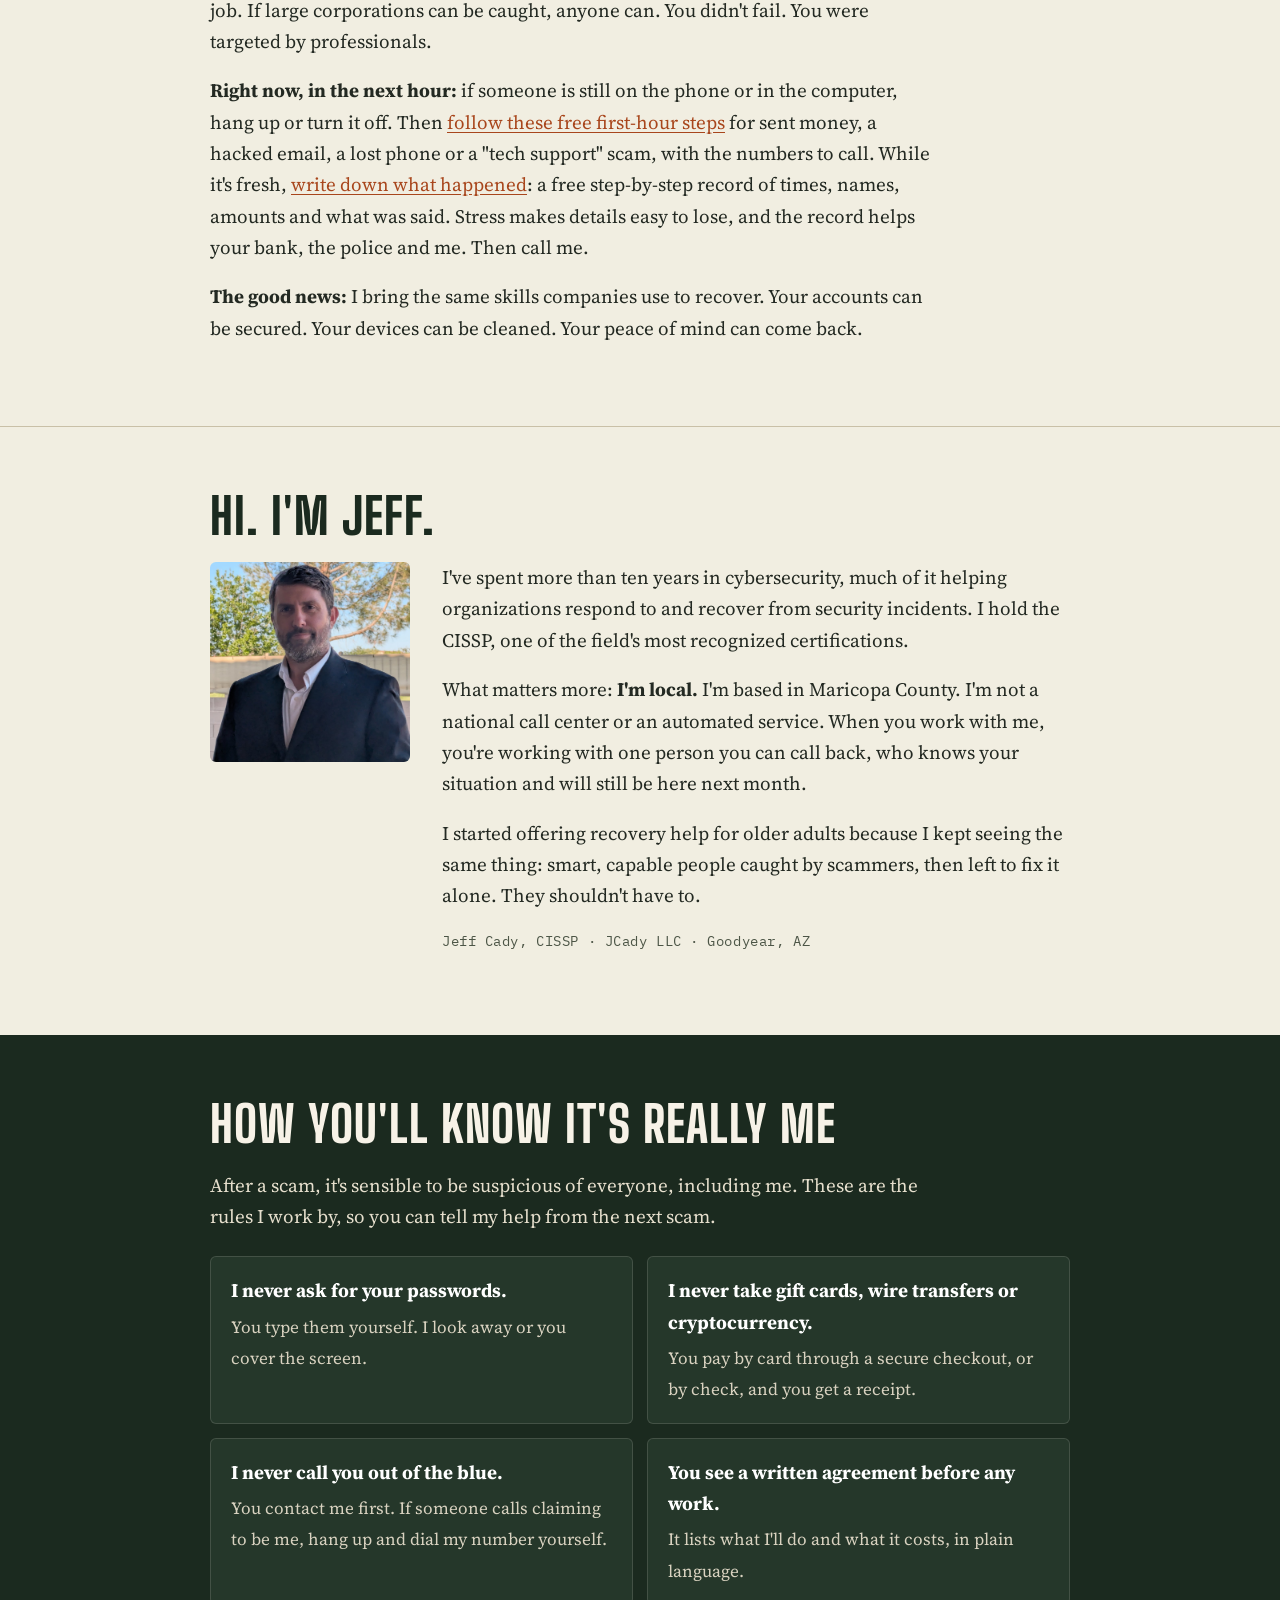
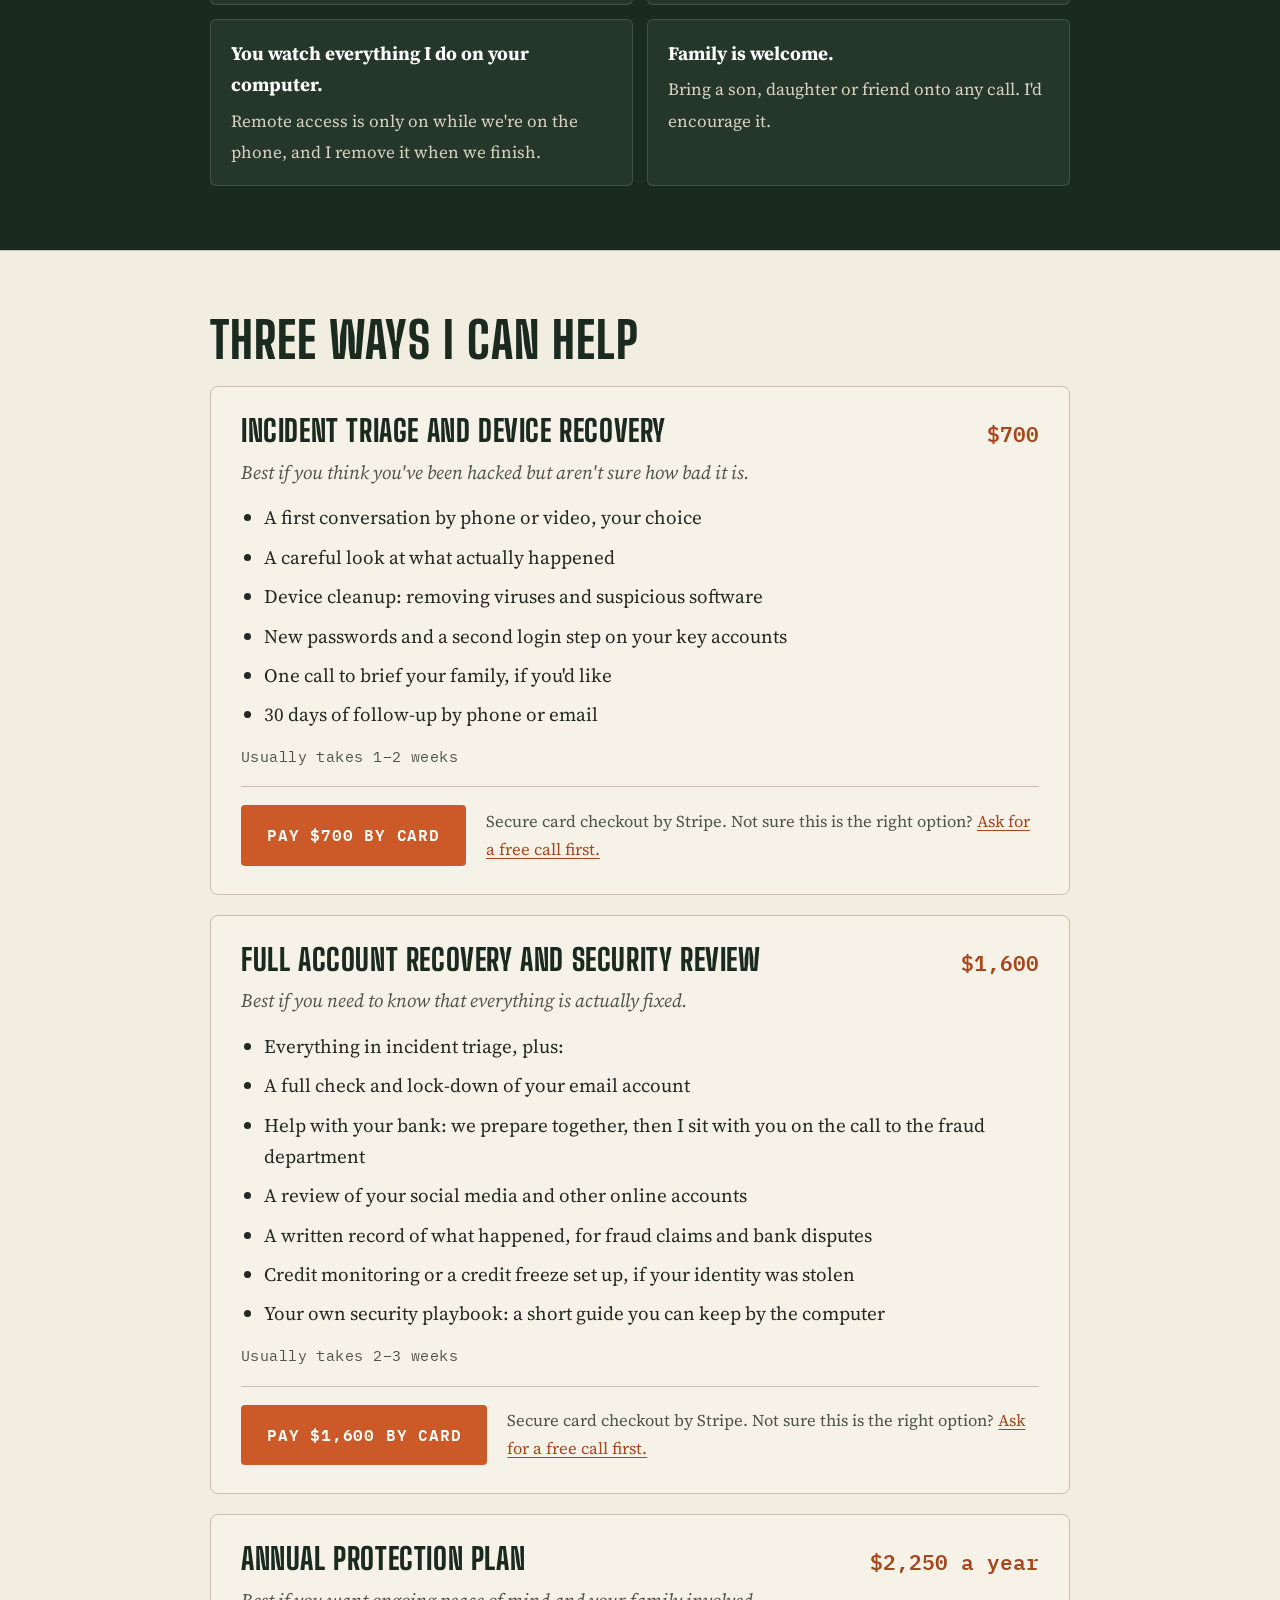
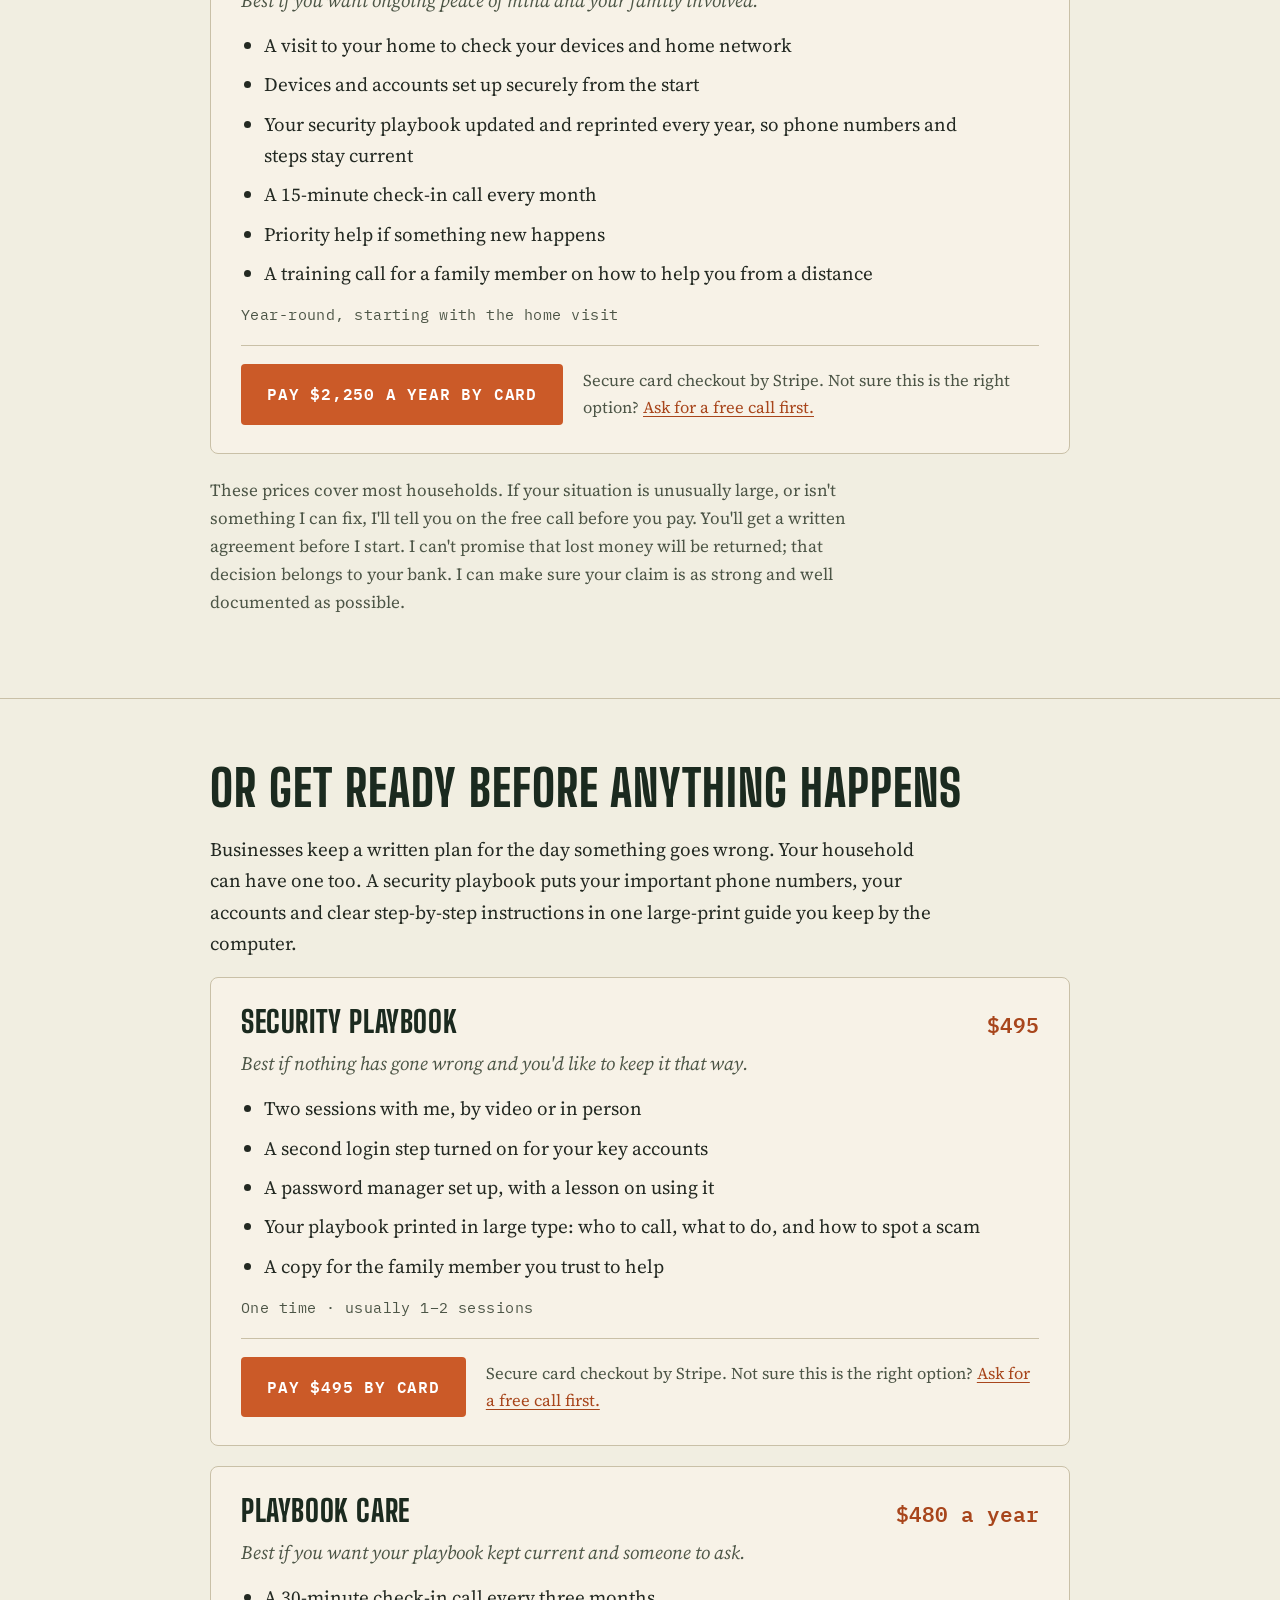
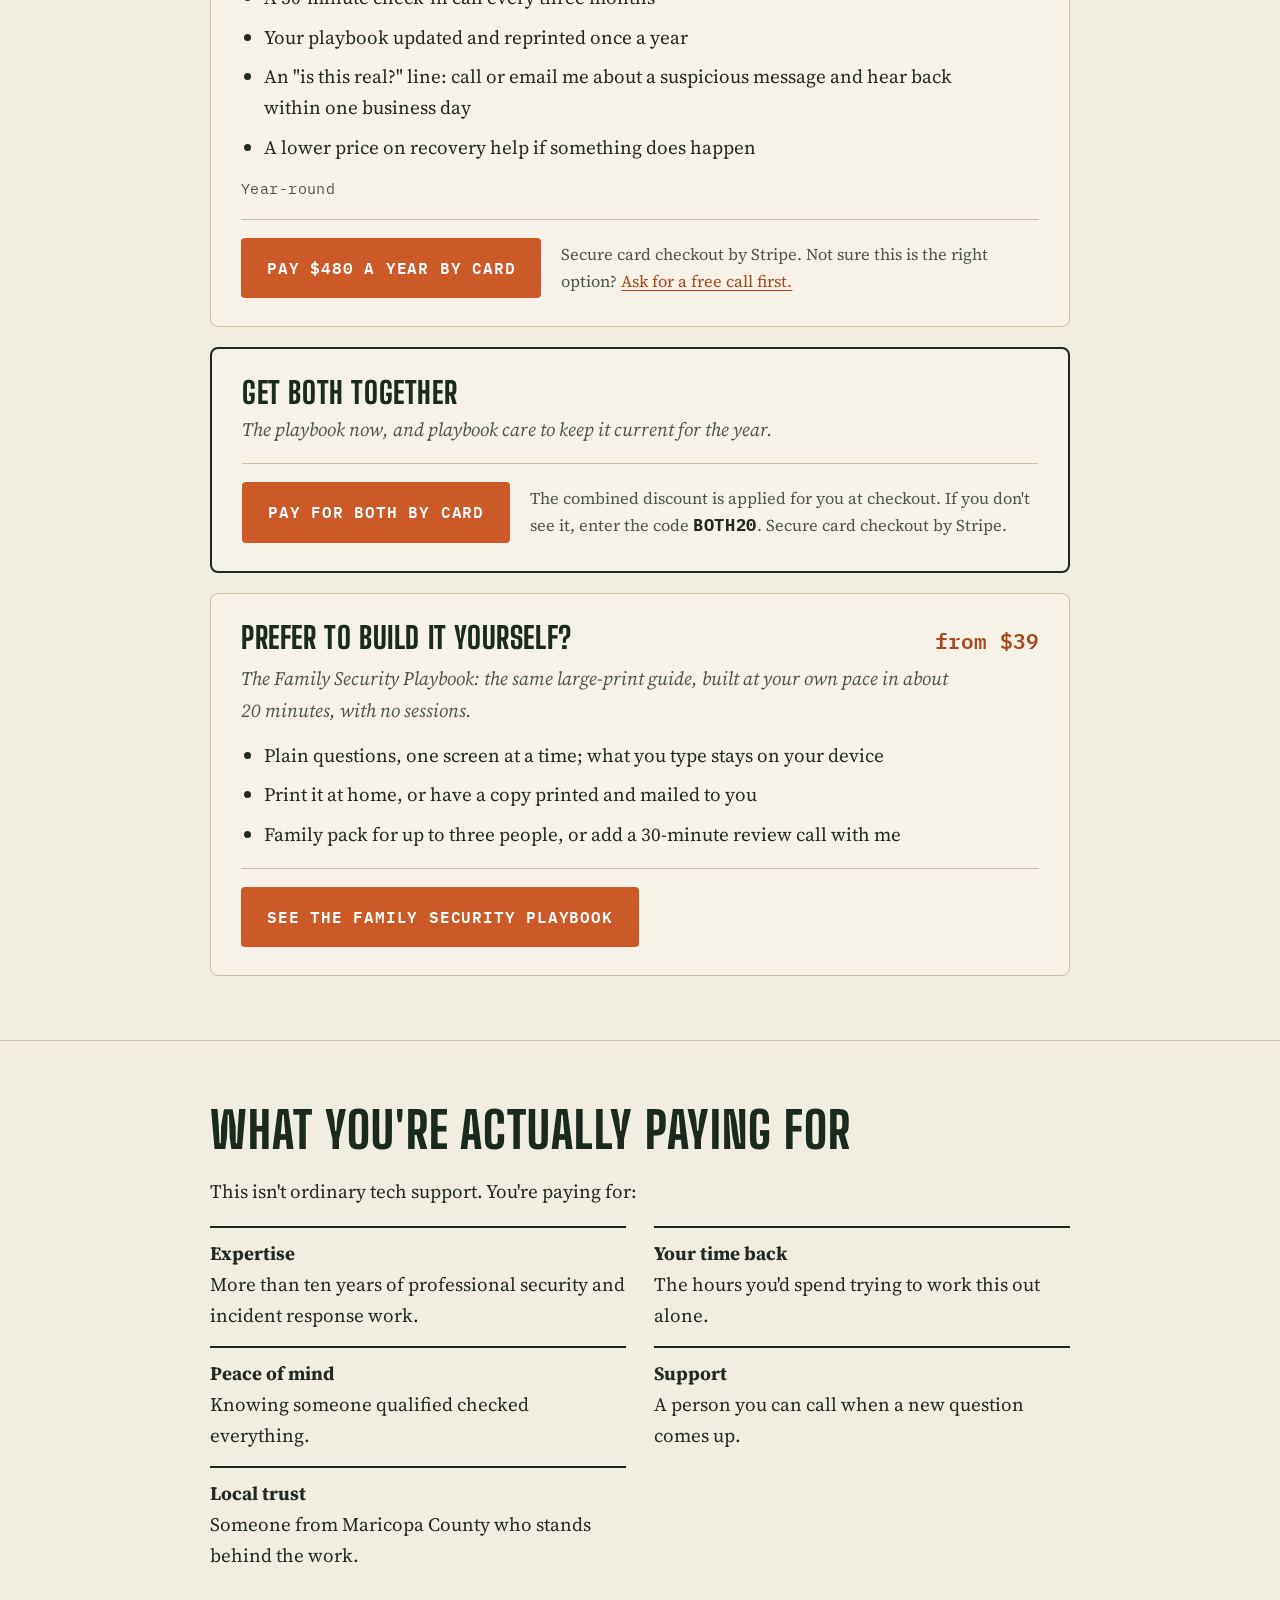
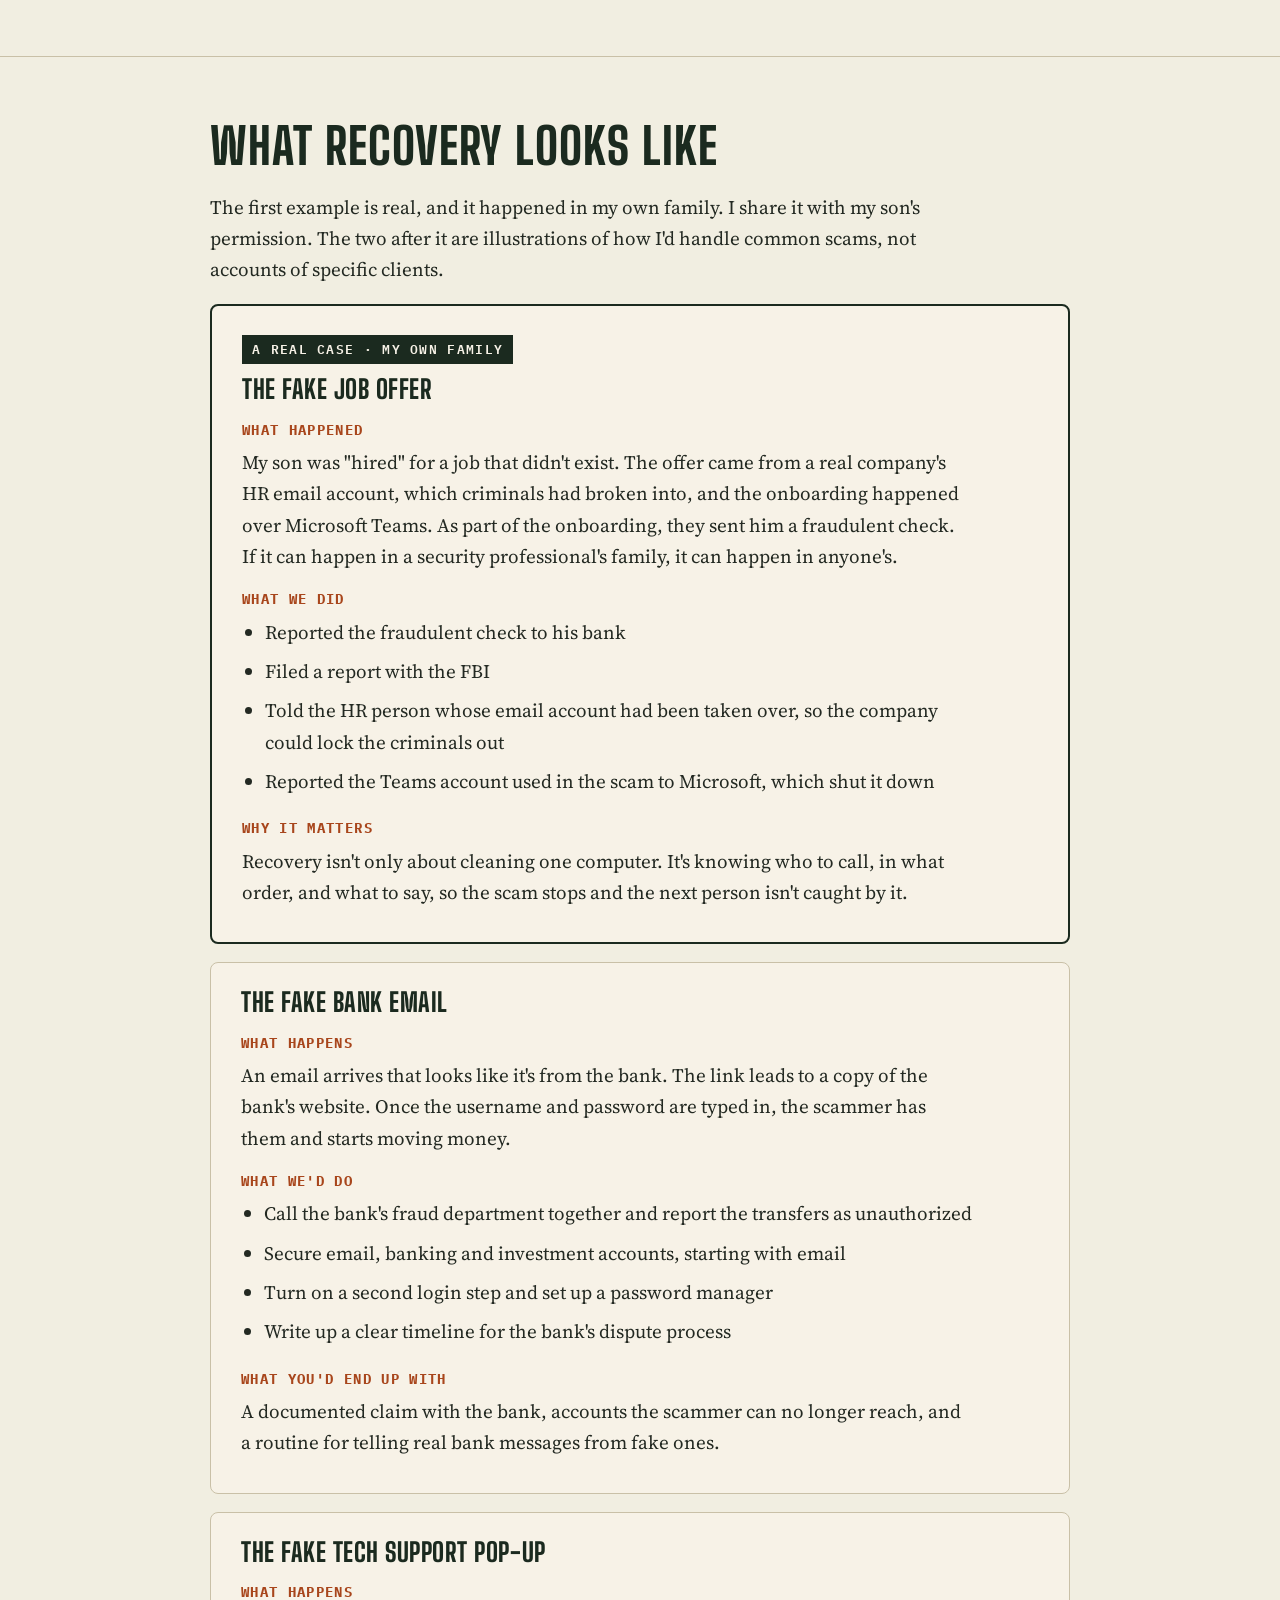
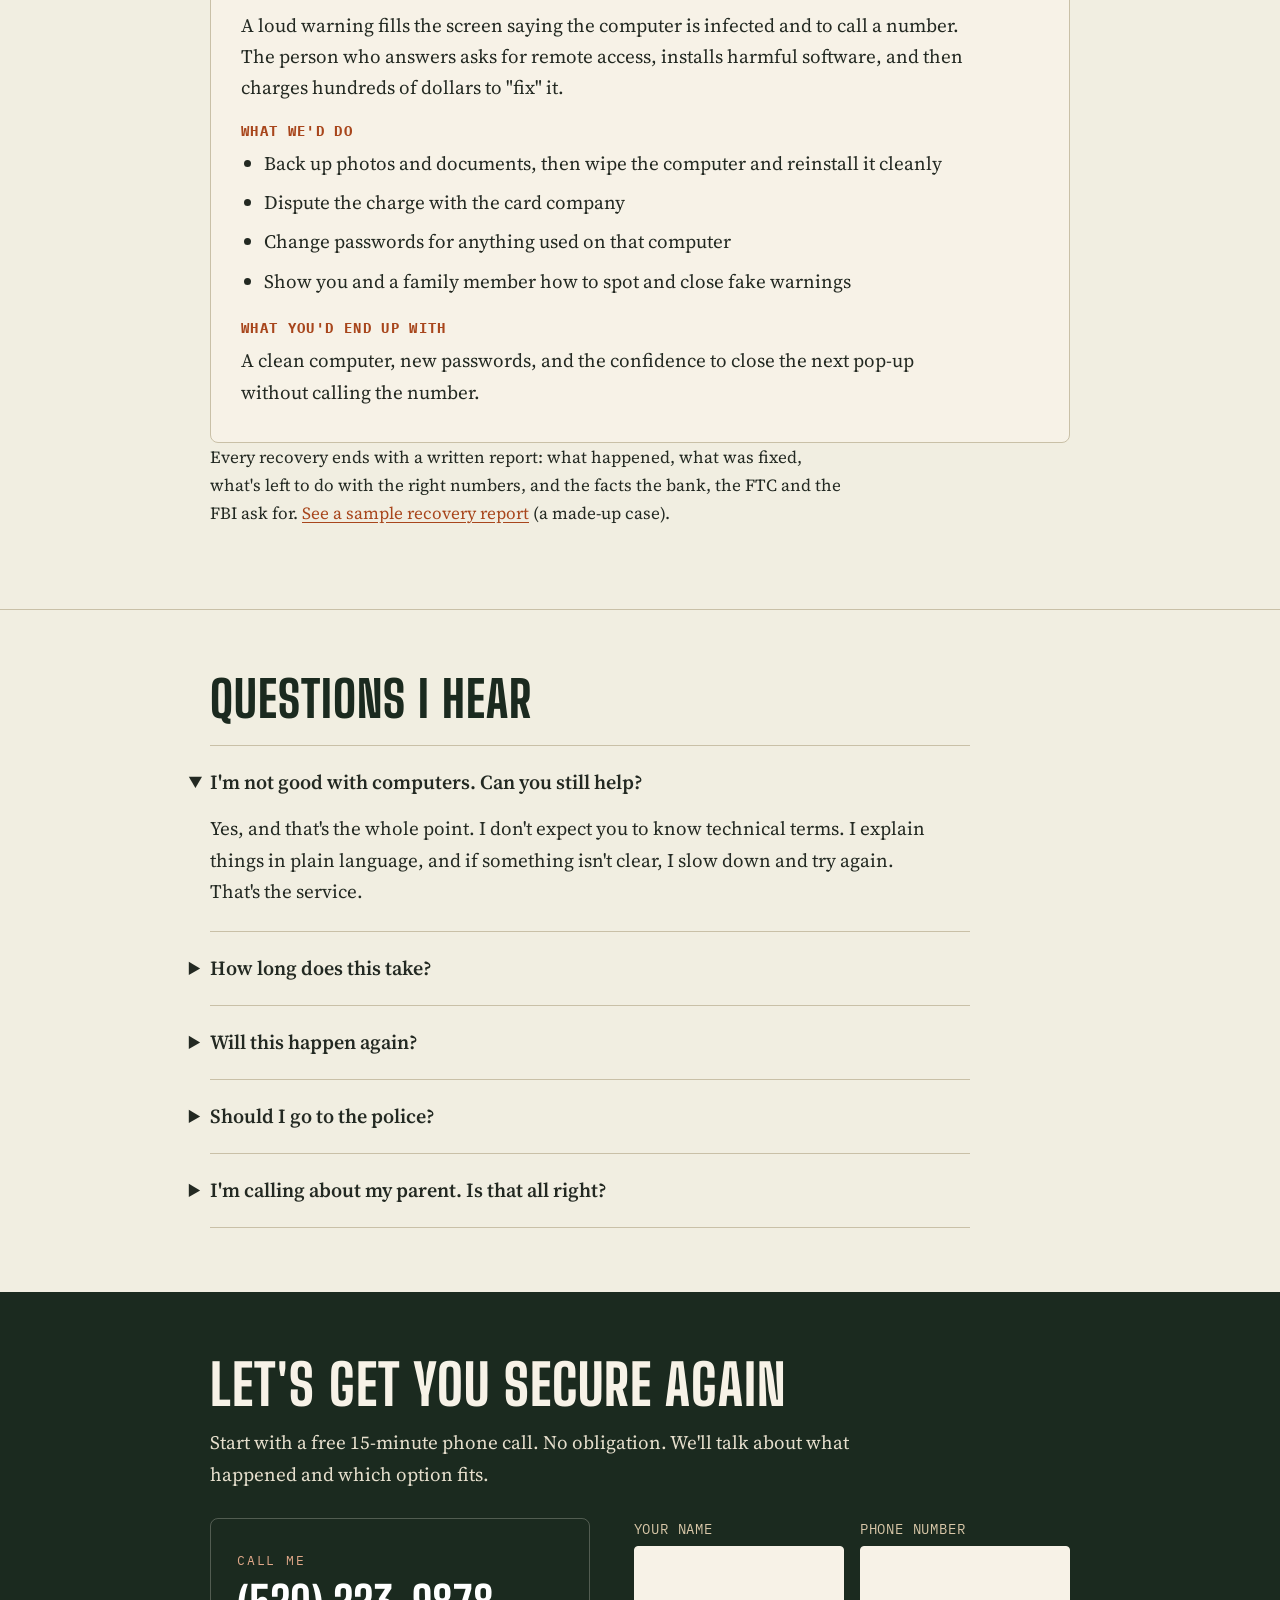
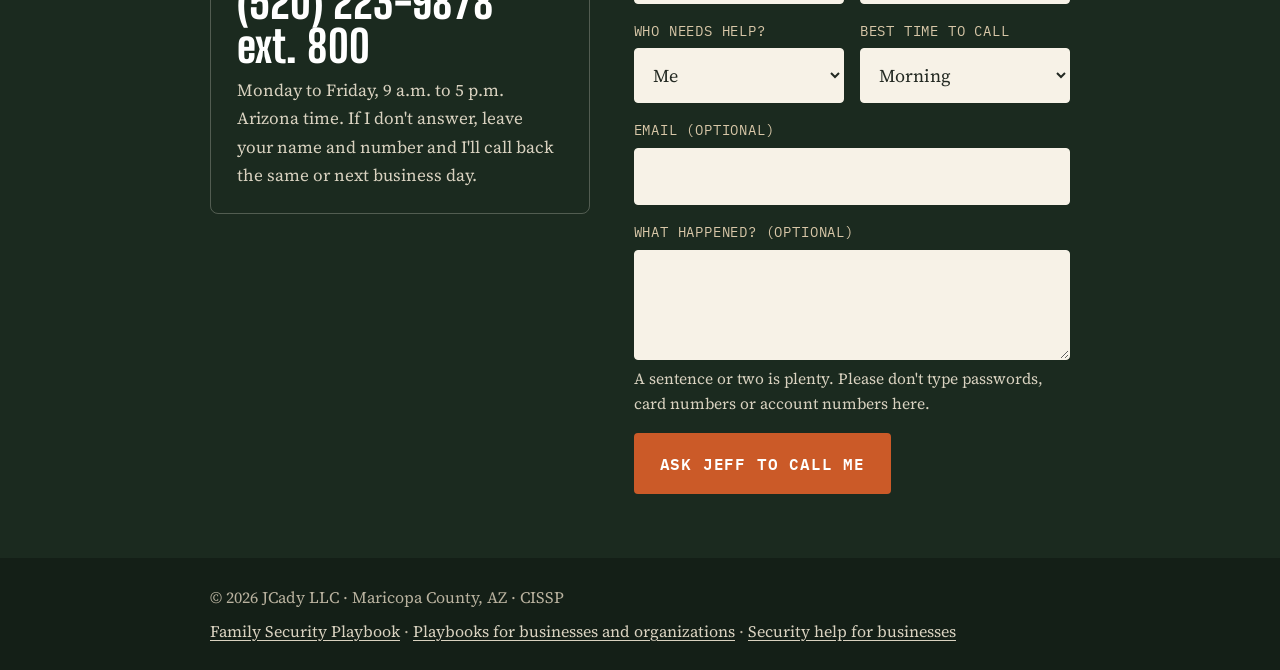
<file: er.html>
<!DOCTYPE html>
<html lang="en">
<head>
<meta charset="UTF-8">
<meta name="viewport" content="width=device-width, initial-scale=1">
<title>Hacked or Scammed? Recovery Help for Older Adults — Jeff Cady Security</title>
<link rel="icon" href="favicon.svg" type="image/svg+xml">
<meta name="description" content="Hands-on recovery for older adults in Maricopa County who have been hacked or scammed. Devices cleaned, accounts secured, and everything explained in plain language by a local CISSP-certified security professional.">
<link rel="canonical" href="https://security.jcady.org/er.html">
<link rel="preconnect" href="https://fonts.googleapis.com">
<link rel="preconnect" href="https://fonts.gstatic.com" crossorigin>
<link href="https://fonts.googleapis.com/css2?family=Big+Shoulders+Display:wght@600;700;800&family=Source+Serif+4:ital,opsz,wght@0,8..60,400;0,8..60,600;1,8..60,400&family=IBM+Plex+Mono:wght@400;500;600&display=swap" rel="stylesheet">
<!-- Shared site-family theme, loaded from jcady.org so both sites stay in sync -->
<link rel="stylesheet" href="https://www.jcady.org/theme.css">
<style>
  /* Page-specific styles. Type is set larger than the rest of the site on purpose: this page is read by older adults and worried family members. */
  :root{--e-pine:var(--pine,#1B2A1F);--e-pine2:var(--pine-2,#25372A);--e-cream:var(--cream,#F7F2E7);--e-paper:var(--paper-2,#F1EEE1);--e-ink:var(--ink,#232922);--e-soft:#4c5546;--e-accent:var(--accent,#CB5A28);--e-accent-dark:#A8461C;--e-line:#c9c0a7;}
  [hidden]{display:none !important;}
  body{font-size:19px;line-height:1.65;color:var(--e-ink);background:var(--e-paper);margin:0;font-family:'Source Serif 4',Georgia,serif;}
  .wrap{max-width:860px;margin:0 auto;padding:0 24px;}
  a{color:var(--e-accent-dark);text-underline-offset:3px;}
  h1,h2,h3{font-family:'Big Shoulders Display','Arial Narrow',sans-serif;font-weight:800;text-transform:uppercase;letter-spacing:.02em;line-height:1.02;text-wrap:balance;margin:0;}
  :focus-visible{outline:3px solid var(--e-accent);outline-offset:3px;}

  .e-hero{background:var(--e-pine);color:var(--e-cream);padding:0 0 64px;}
  .e-top{display:flex;align-items:center;justify-content:space-between;gap:16px 24px;flex-wrap:wrap;padding:22px 0 0;}
  .brand{display:flex;align-items:baseline;gap:12px;text-decoration:none;color:var(--e-cream);}
  .brand b{font-family:'Big Shoulders Display',sans-serif;font-size:26px;font-weight:800;letter-spacing:.02em;text-transform:uppercase;}
  .brand b em{font-style:normal;color:var(--e-accent);}
  .brand span{font-family:'IBM Plex Mono',monospace;font-size:12px;letter-spacing:.17em;text-transform:uppercase;color:#c8b190;}
  .brand img.mark{align-self:center;width:34px;height:34px;flex:none;}
  .e-phone{font-family:'IBM Plex Mono',monospace;font-size:17px;font-weight:600;color:var(--e-cream);text-decoration:none;border:1px solid rgba(247,242,231,.4);border-radius:26px;padding:10px 20px;white-space:nowrap;}
  .e-phone:hover{border-color:var(--e-accent);color:var(--e-cream);}
  .e-eyebrow{font-family:'IBM Plex Mono',monospace;font-size:13px;letter-spacing:.16em;text-transform:uppercase;color:#e0a889;margin:64px 0 18px;}
  .e-hero h1{font-size:clamp(44px,8.4vw,84px);color:var(--e-cream);}
  .e-hero h1 em{font-style:normal;color:#EE8A5C;display:block;}
  .e-hero p.lead{font-size:22px;line-height:1.5;color:#e6dfcd;max-width:36em;margin:26px 0 30px;}
  .btn-row{display:flex;flex-wrap:wrap;gap:14px;align-items:center;}
  .e-btn{display:inline-block;background:var(--e-accent);color:#fff;font-family:'IBM Plex Mono',monospace;font-weight:600;font-size:16px;letter-spacing:.05em;text-transform:uppercase;text-decoration:none;padding:17px 26px;border:0;border-radius:4px;cursor:pointer;}
  .e-btn:hover{background:var(--e-accent-dark);color:#fff;}
  .e-btn.ghost{background:transparent;border:1px solid rgba(247,242,231,.5);color:var(--e-cream);}
  .e-btn.ghost:hover{border-color:var(--e-cream);background:rgba(247,242,231,.08);}
  .e-btn:disabled{opacity:.55;cursor:not-allowed;}

  .e-now{background:#F6E2D4;border-bottom:1px solid #e4c3ad;padding:18px 0;font-size:18px;}
  .e-now b{color:#8a3512;}

  .e-sec{padding:64px 0;border-top:1px solid var(--e-line);}
  .e-sec:first-of-type{border-top:0;}
  .e-sec h2{font-size:clamp(34px,5.4vw,50px);color:var(--e-pine);margin-bottom:20px;}
  .e-sec p{margin:0 0 18px;max-width:38em;}
  .e-sec ul{margin:0 0 20px;padding-left:1.2em;max-width:38em;}
  .e-sec li{margin-bottom:8px;}
  .e-sec ul.feel{list-style:none;padding:0;display:grid;grid-template-columns:repeat(2,minmax(0,1fr));gap:12px;max-width:none;}
  .feel li{background:var(--e-cream);border:1px solid var(--e-line);border-radius:6px;padding:14px 18px;margin:0;}
  .feel b{display:block;}
  .feel span{color:var(--e-soft);font-size:17px;}
  .stat{font-size:21px;border-left:4px solid var(--e-accent);padding:4px 0 4px 18px;margin:26px 0;}

  .jeff{display:grid;grid-template-columns:200px minmax(0,1fr);gap:32px;align-items:start;}
  .jeff img{width:200px;height:200px;object-fit:cover;border-radius:6px;display:block;}
  .creds{font-family:'IBM Plex Mono',monospace;font-size:14px;letter-spacing:.04em;color:var(--e-soft);margin-top:4px;}

  .promise{background:var(--e-pine);color:var(--e-cream);border-top:0;}
  .promise h2{color:var(--e-cream);}
  .promise p{color:#e6dfcd;}
  .promise ul{list-style:none;padding:0;display:grid;grid-template-columns:repeat(2,minmax(0,1fr));gap:14px;max-width:none;margin:24px 0 0;}
  .promise li{background:var(--e-pine2);border:1px solid rgba(247,242,231,.14);border-radius:6px;padding:18px 20px;margin:0;}
  .promise li b{display:block;color:#fff;margin-bottom:4px;}
  .promise li span{color:#d9d2c0;font-size:17px;}

  .tiers{display:grid;gap:20px;margin-top:8px;}
  .tier{background:var(--e-cream);border:1px solid var(--e-line);border-radius:8px;padding:28px 30px;}
  .tier-head{display:flex;flex-wrap:wrap;justify-content:space-between;align-items:baseline;gap:8px 20px;margin-bottom:6px;}
  .tier h3{font-size:30px;color:var(--e-pine);}
  .price{font-family:'IBM Plex Mono',monospace;font-weight:600;font-size:21px;color:var(--e-accent-dark);font-variant-numeric:tabular-nums;white-space:nowrap;}
  .best{font-style:italic;color:var(--e-soft);margin:0 0 14px !important;}
  .tier ul{margin-bottom:14px;}
  .when{font-family:'IBM Plex Mono',monospace;font-size:14.5px;letter-spacing:.03em;color:var(--e-soft);margin:0 !important;}
  .fine{font-size:17px;color:var(--e-soft);}
  .pay-row{display:flex;flex-wrap:wrap;align-items:center;gap:12px 20px;margin-top:18px;padding-top:18px;border-top:1px solid var(--e-line);}
  .pay-note{font-size:16.5px;color:var(--e-soft);flex:1 1 260px;min-width:0;}

  .e-sec ul.pay{display:grid;grid-template-columns:repeat(2,minmax(0,1fr));gap:14px 28px;list-style:none;padding:0;max-width:none;}
  .pay li{margin:0;border-top:2px solid var(--e-pine);padding-top:10px;}
  .pay b{display:block;}

  .example{background:var(--e-cream);border:1px solid var(--e-line);border-radius:8px;padding:26px 30px;margin-top:18px;}
  .example.real{border:2px solid var(--e-pine);}
  .tag{display:inline-block;font-family:'IBM Plex Mono',monospace;font-size:13px;font-weight:600;letter-spacing:.1em;text-transform:uppercase;background:var(--e-pine);color:var(--e-cream);padding:4px 10px;border-radius:var(--radius-sm);margin-bottom:12px;}
  .example h3{font-size:26px;color:var(--e-pine);margin-bottom:12px;}
  .example h4{font-family:'IBM Plex Mono',monospace;font-size:13.5px;letter-spacing:.1em;text-transform:uppercase;color:var(--e-accent-dark);margin:16px 0 6px;}
  .example p{margin-bottom:8px;}

  details{border-top:1px solid var(--e-line);padding:6px 0;max-width:40em;}
  details:last-of-type{border-bottom:1px solid var(--e-line);}
  summary{cursor:pointer;font-weight:600;font-size:20px;padding:14px 0;list-style-position:outside;}
  details p,details ul{margin-top:0;}

  .e-cta{background:var(--e-pine);color:var(--e-cream);padding:64px 0;}
  .e-cta h2{color:var(--e-cream);font-size:clamp(36px,6vw,56px);margin-bottom:14px;}
  .e-cta p{color:#e6dfcd;max-width:36em;margin:0 0 18px;}
  .cta-grid{display:grid;grid-template-columns:minmax(0,1fr) minmax(0,1.15fr);gap:44px;align-items:start;margin-top:28px;}
  .callbox{border:1px solid rgba(247,242,231,.25);border-radius:8px;padding:24px 26px;}
  .callbox .big{font-family:'Big Shoulders Display',sans-serif;font-weight:800;font-size:44px;line-height:1;color:#fff;text-decoration:none;display:block;margin:6px 0 8px;font-variant-numeric:tabular-nums;}
  .callbox .lbl{font-family:'IBM Plex Mono',monospace;font-size:13px;letter-spacing:.14em;text-transform:uppercase;color:#e0a889;}
  .callbox .hrs{font-size:17px;color:#d9d2c0;margin:0;}
  form.ask{display:grid;gap:16px;}
  .f{display:flex;flex-direction:column;gap:6px;}
  .f label{font-family:'IBM Plex Mono',monospace;font-size:13.5px;letter-spacing:.06em;text-transform:uppercase;color:#d8c7a8;}
  .f input,.f select,.f textarea{font:inherit;font-size:18px;color:var(--e-ink);background:var(--e-cream);border:1px solid var(--e-cream);border-radius:4px;padding:13px 14px;width:100%;box-sizing:border-box;}
  .f textarea{min-height:110px;resize:vertical;}
  .f small{font-size:15.5px;color:#d9d2c0;}
  .two{display:grid;grid-template-columns:repeat(2,minmax(0,1fr));gap:16px;}
  .msg{font-size:17px;margin:0;}
  .msg.ok{background:rgba(98,160,104,.2);border:1px solid #7fb685;border-radius:6px;padding:16px 18px;color:#fff;}
  .msg.bad{color:#F2B8A0;}

  .e-foot{background:#141F17;color:#b9b29f;padding:26px 0;font-size:16px;}
  .e-foot .wrap{display:flex;flex-wrap:wrap;gap:8px 28px;justify-content:space-between;}
  .e-foot a{color:#d9d2c0;}

  @media (max-width:700px){
    body{font-size:18px;}
    .feel,.promise ul,.pay,.two,.cta-grid{grid-template-columns:minmax(0,1fr);}
    .jeff{grid-template-columns:minmax(0,1fr);}
    .jeff img{width:140px;height:140px;}
    .e-eyebrow{margin-top:44px;}
    .tier,.example{padding:22px 20px;}
    .callbox .big{font-size:38px;}
  }
  .samples-er{margin:26px 0 0;font-size:17px;}
</style>
</head>
<body>

<header class="e-hero" id="top">
  <div class="wrap">
    <div class="e-top">
      <a class="brand" href="index.html"><img class="mark" src="cairn.svg" alt="" width="34" height="34"><b>Jeff <em>Cady</em></b><span>Security</span></a>
      <a class="e-phone" href="tel:+15202239878,800">Call (520) 223-9878 ext. 800</a>
    </div>
    <p class="e-eyebrow">Recovery help for older adults &middot; Maricopa County, Arizona</p>
    <h1>Security without the jargon. <em>Support without the shame.</em></h1>
    <p class="lead">When you or someone you love gets hacked or scammed, you deserve more than a tech support hotline. You deserve someone who understands what happened, explains it clearly, and helps you feel safe again.</p>
    <div class="btn-row">
      <a class="e-btn" href="#talk">Ask for a free 15-minute call</a>
      <a class="e-btn ghost" href="#help">See how I can help</a>
      <a class="e-btn ghost" href="#playbook">Plan ahead with a playbook</a>
    </div>
  </div>
</header>

<div class="e-now">
  <div class="wrap"><b>Is money leaving your account right now?</b> Call your bank's fraud line first. The number is on the back of your card. Then call me.</div>
</div>

<main>

  <section class="e-sec">
    <div class="wrap">
      <h2>It happened. Now what?</h2>
      <p>If you're reading this, a computer or an online account has probably been compromised. Maybe it was a virus on a device. Maybe a scammer got access. Maybe a password was stolen. Whatever it was, you may feel:</p>
      <ul class="feel">
        <li><b>Confused</b><span>What actually happened?</span></li>
        <li><b>Embarrassed</b><span>How did I let this happen?</span></li>
        <li><b>Worried</b><span>Will it happen again?</span></li>
        <li><b>Unsure who to trust</b><span>Is the next person a scammer too?</span></li>
      </ul>
      <p class="stat"><b>You're not alone.</b> Americans over 60 report losing more than $3 billion a year to online fraud, according to the FBI, and many never report it at all.</p>
      <p>Here's something that may help: <b>companies with entire security teams get hacked all the time.</b> They aren't careless. Attackers are persistent, and this is their full-time job. If large corporations can be caught, anyone can. You didn't fail. You were targeted by professionals.</p>
      <p><b>Right now, in the next hour:</b> if someone is still on the phone or in the computer, hang up or turn it off. Then <a href="https://familysecurityplaybook.com/help-now/">follow these free first-hour steps</a> for sent money, a hacked email, a lost phone or a "tech support" scam, with the numbers to call. While it's fresh, <a href="https://familysecurityplaybook.com/help-now/record.html">write down what happened</a>: a free step-by-step record of times, names, amounts and what was said. Stress makes details easy to lose, and the record helps your bank, the police and me. Then call me.</p>
      <p><b>The good news:</b> I bring the same skills companies use to recover. Your accounts can be secured. Your devices can be cleaned. Your peace of mind can come back.</p>
    </div>
  </section>

  <section class="e-sec">
    <div class="wrap">
      <h2>Hi. I'm Jeff.</h2>
      <div class="jeff">
        <img src="headshot.jpg" alt="Jeff Cady" width="200" height="200">
        <div>
          <p>I've spent more than ten years in cybersecurity, much of it helping organizations respond to and recover from security incidents. I hold the CISSP, one of the field's most recognized certifications.</p>
          <p>What matters more: <b>I'm local.</b> I'm based in Maricopa County. I'm not a national call center or an automated service. When you work with me, you're working with one person you can call back, who knows your situation and will still be here next month.</p>
          <p>I started offering recovery help for older adults because I kept seeing the same thing: smart, capable people caught by scammers, then left to fix it alone. They shouldn't have to.</p>
          <p class="creds">Jeff Cady, CISSP &middot; JCady LLC &middot; Goodyear, AZ</p>
        </div>
      </div>
    </div>
  </section>

  <section class="e-sec promise">
    <div class="wrap">
      <h2>How you'll know it's really me</h2>
      <p>After a scam, it's sensible to be suspicious of everyone, including me. These are the rules I work by, so you can tell my help from the next scam.</p>
      <ul>
        <li><b>I never ask for your passwords.</b><span>You type them yourself. I look away or you cover the screen.</span></li>
        <li><b>I never take gift cards, wire transfers or cryptocurrency.</b><span>You pay by card through a secure checkout, or by check, and you get a receipt.</span></li>
        <li><b>I never call you out of the blue.</b><span>You contact me first. If someone calls claiming to be me, hang up and dial my number yourself.</span></li>
        <li><b>You see a written agreement before any work.</b><span>It lists what I'll do and what it costs, in plain language.</span></li>
        <li><b>You watch everything I do on your computer.</b><span>Remote access is only on while we're on the phone, and I remove it when we finish.</span></li>
        <li><b>Family is welcome.</b><span>Bring a son, daughter or friend onto any call. I'd encourage it.</span></li>
      </ul>
    </div>
  </section>

  <section class="e-sec" id="help">
    <div class="wrap">
      <h2>Three ways I can help</h2>
      <div class="tiers">

        <div class="tier">
          <div class="tier-head"><h3>Incident triage and device recovery</h3><span class="price">$700</span></div>
          <p class="best">Best if you think you've been hacked but aren't sure how bad it is.</p>
          <ul>
            <li>A first conversation by phone or video, your choice</li>
            <li>A careful look at what actually happened</li>
            <li>Device cleanup: removing viruses and suspicious software</li>
            <li>New passwords and a second login step on your key accounts</li>
            <li>One call to brief your family, if you'd like</li>
            <li>30 days of follow-up by phone or email</li>
          </ul>
          <p class="when">Usually takes 1&ndash;2 weeks</p>
          <div class="pay-row"><a class="e-btn" href="https://buy.stripe.com/bJecN70nIgdbajA0Vj7bW05" target="_blank" rel="noopener">Pay $700 by card</a><span class="pay-note">Secure card checkout by Stripe. Not sure this is the right option? <a href="#talk">Ask for a free call first.</a></span></div>
        </div>

        <div class="tier">
          <div class="tier-head"><h3>Full account recovery and security review</h3><span class="price">$1,600</span></div>
          <p class="best">Best if you need to know that everything is actually fixed.</p>
          <ul>
            <li>Everything in incident triage, plus:</li>
            <li>A full check and lock-down of your email account</li>
            <li>Help with your bank: we prepare together, then I sit with you on the call to the fraud department</li>
            <li>A review of your social media and other online accounts</li>
            <li>A written record of what happened, for fraud claims and bank disputes</li>
            <li>Credit monitoring or a credit freeze set up, if your identity was stolen</li>
            <li>Your own security playbook: a short guide you can keep by the computer</li>
          </ul>
          <p class="when">Usually takes 2&ndash;3 weeks</p>
          <div class="pay-row"><a class="e-btn" href="https://buy.stripe.com/4gM00l0nI8KJcrI9rP7bW04" target="_blank" rel="noopener">Pay $1,600 by card</a><span class="pay-note">Secure card checkout by Stripe. Not sure this is the right option? <a href="#talk">Ask for a free call first.</a></span></div>
        </div>

        <div class="tier">
          <div class="tier-head"><h3>Annual protection plan</h3><span class="price">$2,250 a year</span></div>
          <p class="best">Best if you want ongoing peace of mind and your family involved.</p>
          <ul>
            <li>A visit to your home to check your devices and home network</li>
            <li>Devices and accounts set up securely from the start</li>
            <li>Your security playbook updated and reprinted every year, so phone numbers and steps stay current</li>
            <li>A 15-minute check-in call every month</li>
            <li>Priority help if something new happens</li>
            <li>A training call for a family member on how to help you from a distance</li>
          </ul>
          <p class="when">Year-round, starting with the home visit</p>
          <div class="pay-row"><a class="e-btn" href="https://buy.stripe.com/aFa4gBc6q6CB8bs5bz7bW03" target="_blank" rel="noopener">Pay $2,250 a year by card</a><span class="pay-note">Secure card checkout by Stripe. Not sure this is the right option? <a href="#talk">Ask for a free call first.</a></span></div>
        </div>

      </div>
      <p class="fine" style="margin-top:22px">These prices cover most households. If your situation is unusually large, or isn't something I can fix, I'll tell you on the free call before you pay. You'll get a written agreement before I start. I can't promise that lost money will be returned; that decision belongs to your bank. I can make sure your claim is as strong and well documented as possible.</p>
    </div>
  </section>

  <section class="e-sec" id="playbook">
    <div class="wrap">
      <h2>Or get ready before anything happens</h2>
      <p>Businesses keep a written plan for the day something goes wrong. Your household can have one too. A security playbook puts your important phone numbers, your accounts and clear step-by-step instructions in one large-print guide you keep by the computer.</p>
      <div class="tiers">

        <div class="tier">
          <div class="tier-head"><h3>Security playbook</h3><span class="price">$495</span></div>
          <p class="best">Best if nothing has gone wrong and you'd like to keep it that way.</p>
          <ul>
            <li>Two sessions with me, by video or in person</li>
            <li>A second login step turned on for your key accounts</li>
            <li>A password manager set up, with a lesson on using it</li>
            <li>Your playbook printed in large type: who to call, what to do, and how to spot a scam</li>
            <li>A copy for the family member you trust to help</li>
          </ul>
          <p class="when">One time &middot; usually 1&ndash;2 sessions</p>
          <div class="pay-row"><a class="e-btn" href="https://buy.stripe.com/7sY9AV5I2bWVajAgUh7bW06" target="_blank" rel="noopener">Pay $495 by card</a><span class="pay-note">Secure card checkout by Stripe. Not sure this is the right option? <a href="#talk">Ask for a free call first.</a></span></div>
        </div>

        <div class="tier">
          <div class="tier-head"><h3>Playbook care</h3><span class="price">$480 a year</span></div>
          <p class="best">Best if you want your playbook kept current and someone to ask.</p>
          <ul>
            <li>A 30-minute check-in call every three months</li>
            <li>Your playbook updated and reprinted once a year</li>
            <li>An "is this real?" line: call or email me about a suspicious message and hear back within one business day</li>
            <li>A lower price on recovery help if something does happen</li>
          </ul>
          <p class="when">Year-round</p>
          <div class="pay-row"><a class="e-btn" href="https://buy.stripe.com/fZueVf1rM9ON1N47jH7bW07" target="_blank" rel="noopener">Pay $480 a year by card</a><span class="pay-note">Secure card checkout by Stripe. Not sure this is the right option? <a href="#talk">Ask for a free call first.</a></span></div>
        </div>

      </div>
      <div class="tier" style="margin-top:20px;border:2px solid var(--e-pine)">
        <div class="tier-head"><h3>Get both together</h3></div>
        <p class="best">The playbook now, and playbook care to keep it current for the year.</p>
        <div class="pay-row"><a class="e-btn" href="https://buy.stripe.com/7sY7sNgmG9ON63kavT7bW08?prefilled_promo_code=Both20" target="_blank" rel="noopener">Pay for both by card</a><span class="pay-note">The combined discount is applied for you at checkout. If you don't see it, enter the code <b style="font-family:'IBM Plex Mono',monospace;letter-spacing:.04em;color:var(--e-ink)">BOTH20</b>. Secure card checkout by Stripe.</span></div>
      </div>
      <div class="tier" style="margin-top:20px">
        <div class="tier-head"><h3>Prefer to build it yourself?</h3><span class="price">from $39</span></div>
        <p class="best">The Family Security Playbook: the same large-print guide, built at your own pace in about 20 minutes, with no sessions.</p>
        <ul>
          <li>Plain questions, one screen at a time; what you type stays on your device</li>
          <li>Print it at home, or have a copy printed and mailed to you</li>
          <li>Family pack for up to three people, or add a 30-minute review call with me</li>
        </ul>
        <div class="pay-row"><a class="e-btn" href="https://familysecurityplaybook.com/">See the Family Security Playbook</a></div>
      </div>
    </div>
  </section>

  <section class="e-sec">
    <div class="wrap">
      <h2>What you're actually paying for</h2>
      <p>This isn't ordinary tech support. You're paying for:</p>
      <ul class="pay">
        <li><b>Expertise</b>More than ten years of professional security and incident response work.</li>
        <li><b>Your time back</b>The hours you'd spend trying to work this out alone.</li>
        <li><b>Peace of mind</b>Knowing someone qualified checked everything.</li>
        <li><b>Support</b>A person you can call when a new question comes up.</li>
        <li><b>Local trust</b>Someone from Maricopa County who stands behind the work.</li>
      </ul>
    </div>
  </section>

  <section class="e-sec">
    <div class="wrap">
      <h2>What recovery looks like</h2>
      <p>The first example is real, and it happened in my own family. I share it with my son's permission. The two after it are illustrations of how I'd handle common scams, not accounts of specific clients.</p>

      <div class="example real">
        <span class="tag">A real case &middot; my own family</span>
        <h3>The fake job offer</h3>
        <h4>What happened</h4>
        <p>My son was "hired" for a job that didn't exist. The offer came from a real company's HR email account, which criminals had broken into, and the onboarding happened over Microsoft Teams. As part of the onboarding, they sent him a fraudulent check. If it can happen in a security professional's family, it can happen in anyone's.</p>
        <h4>What we did</h4>
        <ul>
          <li>Reported the fraudulent check to his bank</li>
          <li>Filed a report with the FBI</li>
          <li>Told the HR person whose email account had been taken over, so the company could lock the criminals out</li>
          <li>Reported the Teams account used in the scam to Microsoft, which shut it down</li>
        </ul>
        <h4>Why it matters</h4>
        <p>Recovery isn't only about cleaning one computer. It's knowing who to call, in what order, and what to say, so the scam stops and the next person isn't caught by it.</p>
      </div>

      <div class="example">
        <h3>The fake bank email</h3>
        <h4>What happens</h4>
        <p>An email arrives that looks like it's from the bank. The link leads to a copy of the bank's website. Once the username and password are typed in, the scammer has them and starts moving money.</p>
        <h4>What we'd do</h4>
        <ul>
          <li>Call the bank's fraud department together and report the transfers as unauthorized</li>
          <li>Secure email, banking and investment accounts, starting with email</li>
          <li>Turn on a second login step and set up a password manager</li>
          <li>Write up a clear timeline for the bank's dispute process</li>
        </ul>
        <h4>What you'd end up with</h4>
        <p>A documented claim with the bank, accounts the scammer can no longer reach, and a routine for telling real bank messages from fake ones.</p>
      </div>

      <div class="example">
        <h3>The fake tech support pop-up</h3>
        <h4>What happens</h4>
        <p>A loud warning fills the screen saying the computer is infected and to call a number. The person who answers asks for remote access, installs harmful software, and then charges hundreds of dollars to "fix" it.</p>
        <h4>What we'd do</h4>
        <ul>
          <li>Back up photos and documents, then wipe the computer and reinstall it cleanly</li>
          <li>Dispute the charge with the card company</li>
          <li>Change passwords for anything used on that computer</li>
          <li>Show you and a family member how to spot and close fake warnings</li>
        </ul>
        <h4>What you'd end up with</h4>
        <p>A clean computer, new passwords, and the confidence to close the next pop-up without calling the number.</p>
      </div>
      <p class="samples-er">Every recovery ends with a written report: what happened, what was fixed, what's left to do with the right numbers, and the facts the bank, the FTC and the FBI ask for. <a href="https://familysecurityplaybook.com/examples">See a sample recovery report</a> (a made-up case).</p>
    </div>
  </section>

  <section class="e-sec">
    <div class="wrap">
      <h2>Questions I hear</h2>
      <details open>
        <summary>I'm not good with computers. Can you still help?</summary>
        <p>Yes, and that's the whole point. I don't expect you to know technical terms. I explain things in plain language, and if something isn't clear, I slow down and try again. That's the service.</p>
      </details>
      <details>
        <summary>How long does this take?</summary>
        <p>Incident triage usually takes one to two weeks. Full account recovery takes two to three weeks. The protection plan runs all year. Most of the work happens by phone or video, with you watching. If you'd rather I come to your home, we can arrange that.</p>
      </details>
      <details>
        <summary>Will this happen again?</summary>
        <p>No one can promise perfect security. After we work together you'll have a clean device, strong passwords that are all different, a second login step on your important accounts, a clear guide for spotting scams, and a person to call when something seems off. That puts you well ahead of most people.</p>
      </details>
      <details>
        <summary>Should I go to the police?</summary>
        <p>It depends on what happened, and we'll talk it through on the first call. In general, tell your bank first. You can also report it to:</p>
        <ul>
          <li>The Federal Trade Commission at <a href="https://reportfraud.ftc.gov" target="_blank" rel="noopener">reportfraud.ftc.gov</a></li>
          <li>The FBI's Internet Crime Complaint Center at <a href="https://www.ic3.gov" target="_blank" rel="noopener">ic3.gov</a></li>
          <li>Your local police or the Maricopa County Sheriff's Office, especially if you lost money</li>
        </ul>
        <p>A report helps with bank disputes even when the police can't recover the money.</p>
      </details>
      <details>
        <summary>I'm calling about my parent. Is that all right?</summary>
        <p>Yes. Many first calls come from a son or daughter. I'll need your parent to agree to the work and be part of it, since the accounts and devices are theirs.</p>
      </details>
    </div>
  </section>

</main>

<section class="e-cta" id="talk">
  <div class="wrap">
    <h2>Let's get you secure again</h2>
    <p>Start with a free 15-minute phone call. No obligation. We'll talk about what happened and which option fits.</p>
    <div class="cta-grid">
      <div class="callbox">
        <span class="lbl">Call me</span>
        <a class="big" href="tel:+15202239878,800">(520) 223-9878 ext. 800</a>
        <p class="hrs">Monday to Friday, 9 a.m. to 5 p.m. Arizona time. If I don't answer, leave your name and number and I'll call back the same or next business day.</p>
      </div>
      <div>
        <div id="askDone" class="msg ok" hidden>Thank you. I have your message and will call you within one business day. &mdash; Jeff</div>
        <form class="ask" id="askForm" action="https://formspree.io/f/xyezjada" method="POST" novalidate>
          <div class="two">
            <div class="f"><label for="eName">Your name</label><input type="text" id="eName" name="name" autocomplete="name" required></div>
            <div class="f"><label for="ePhone">Phone number</label><input type="tel" id="ePhone" name="phone" autocomplete="tel" inputmode="tel" required></div>
          </div>
          <div class="two">
            <div class="f"><label for="eWho">Who needs help?</label>
              <select id="eWho" name="who"><option>Me</option><option>My parent or relative</option><option>A friend or neighbor</option></select></div>
            <div class="f"><label for="eTime">Best time to call</label>
              <select id="eTime" name="best_time"><option>Morning</option><option>Afternoon</option><option>Any time</option></select></div>
          </div>
          <div class="f"><label for="eEmail">Email (optional)</label><input type="email" id="eEmail" name="email" autocomplete="email"></div>
          <div class="f"><label for="eMsg">What happened? (optional)</label><textarea id="eMsg" name="message"></textarea>
            <small>A sentence or two is plenty. Please don't type passwords, card numbers or account numbers here.</small></div>
          <input type="text" name="_gotcha" style="display:none" tabindex="-1" autocomplete="off" aria-hidden="true">
          <input type="hidden" name="_subject" value="Recovery help request — security.jcady.org/er.html">
          <div><button type="submit" class="e-btn" id="askSend">Ask Jeff to call me</button></div>
          <p class="msg bad" id="askErr" role="alert" hidden></p>
        </form>
      </div>
    </div>
  </div>
</section>

<footer class="e-foot">
  <div class="wrap">
    <span>&copy; 2026 JCady LLC &middot; Maricopa County, AZ &middot; CISSP</span>
    <span><a href="https://familysecurityplaybook.com/">Family Security Playbook</a> &middot; <a href="https://business.familysecurityplaybook.com/">Playbooks for businesses and organizations</a> &middot; <a href="index.html">Security help for businesses</a></span>
  </div>
</footer>

<script>
(function () {
  var form = document.getElementById('askForm'), err = document.getElementById('askErr'), btn = document.getElementById('askSend');
  form.addEventListener('submit', async function (e) {
    e.preventDefault();
    err.hidden = true;
    var name = document.getElementById('eName').value.trim(), phone = document.getElementById('ePhone').value.trim();
    if (!name || phone.replace(/\D/g, '').length < 10) {
      err.textContent = 'Please enter your name and a phone number with area code so I can call you back.';
      err.hidden = false; (name ? document.getElementById('ePhone') : document.getElementById('eName')).focus(); return;
    }
    btn.disabled = true; btn.textContent = 'Sending…';
    try {
      var r = await fetch(form.action, { method: 'POST', headers: { 'Accept': 'application/json' }, body: new FormData(form) });
      if (!r.ok) throw new Error(r.status);
      form.hidden = true; document.getElementById('askDone').hidden = false;
    } catch (x) {
      err.textContent = "That didn't go through. Please call (520) 223-9878 ext. 800 instead.";
      err.hidden = false; btn.disabled = false; btn.textContent = 'Ask Jeff to call me';
    }
  });
})();
</script>
<script data-goatcounter="https://jcady.goatcounter.com/count" async src="//gc.zgo.at/count.js"></script>
</body>
</html>
</file>
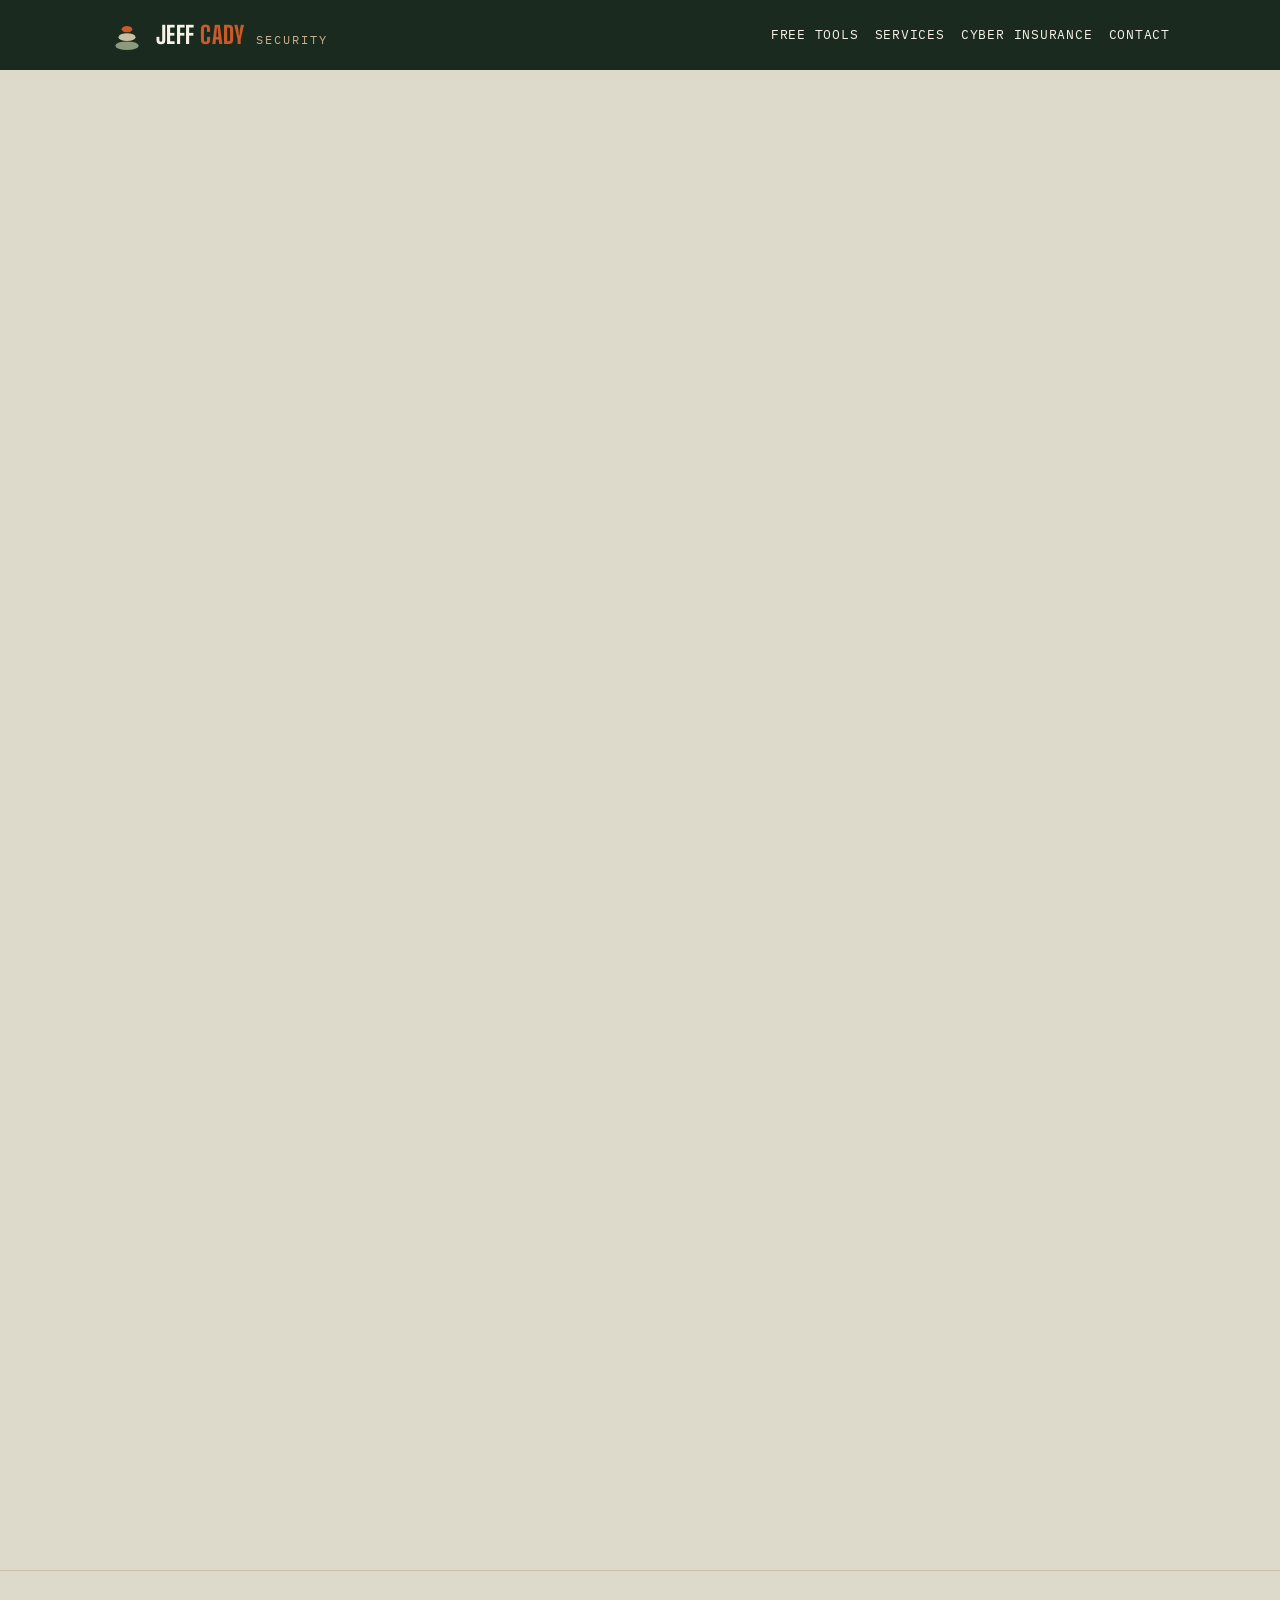
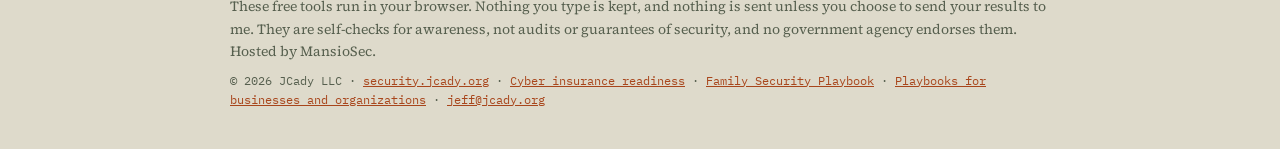
<file: incident-timeline.html>
<!DOCTYPE html>
<html lang="en">
<head>
<meta charset="UTF-8">
<meta name="viewport" content="width=device-width, initial-scale=1, viewport-fit=cover">
<title>Incident Timeline — Jeff Cady Security</title>
<link rel="icon" href="favicon.svg" type="image/svg+xml">
<meta name="description" content="A free incident timeline: a clean, timestamped record of what happened, what was done and who was told, while an incident is being worked. Nothing you type is sent anywhere.">
<link rel="preconnect" href="https://fonts.googleapis.com">
<link rel="preconnect" href="https://fonts.gstatic.com" crossorigin>
<link href="https://fonts.googleapis.com/css2?family=Big+Shoulders+Display:wght@700;800&family=Source+Serif+4:ital,opsz,wght@0,8..60,400;0,8..60,600;1,8..60,400&family=IBM+Plex+Mono:wght@400;500;600&display=swap" rel="stylesheet">
<style>
:root{
  --paper:#DEDACB;--paper-2:#F1EEE1;--ink:#232922;--ink-soft:#565f4e;--pine:#1B2A1F;--pine-2:#25372A;
  --line:#A79C82;--line-soft:#c9c0a7;--accent:#CB5A28;--accent-ink:#A8461C;--cream:#F7F2E7;--dim:#c8b190;
  --yes:#3f6b43;--part:#b07a1f;--no:#9b2d1c;--unk:#6b6b6b;--radius:2px;
  box-sizing:border-box;padding-top:env(safe-area-inset-top,0px);padding-bottom:env(safe-area-inset-bottom,0px);
}
@media (prefers-color-scheme:dark){:root:not([data-theme="light"]){--paper:#1f2620;--paper-2:#28302a;--ink:#ece7da;--ink-soft:#b7b19f;--line:#5c5a4c;--line-soft:#3d433b;--accent-ink:#E58A5E}}
:root[data-theme="dark"]{--paper:#1f2620;--paper-2:#28302a;--ink:#ece7da;--ink-soft:#b7b19f;--line:#5c5a4c;--line-soft:#3d433b;--accent-ink:#E58A5E}
html{scroll-padding-top:calc(env(safe-area-inset-top,0px) + 20px)}
*,*::before,*::after{box-sizing:border-box}
body{margin:0;background:var(--paper);color:var(--ink);font-family:'Source Serif 4',Georgia,serif;font-size:17px;line-height:1.6}
h1,h2,h3{font-family:'Big Shoulders Display','Arial Narrow',sans-serif;text-transform:uppercase;letter-spacing:.02em;margin:0;line-height:1}
a{color:var(--accent-ink)}
.wrap{max-width:860px;margin:0 auto;padding:0 20px}
header.hero{background:var(--pine);color:var(--cream);padding:30px 0 40px}
.brand{display:flex;align-items:baseline;gap:12px;text-decoration:none;color:var(--cream);margin-bottom:40px}
.brand b{font-family:'Big Shoulders Display',sans-serif;font-size:24px;font-weight:800;letter-spacing:.02em;text-transform:uppercase}
.brand b em{font-style:normal;color:var(--accent)}
.brand span{font-family:'IBM Plex Mono',monospace;font-size:11.5px;letter-spacing:.17em;text-transform:uppercase;color:var(--dim)}
  .brand img.mark{align-self:center;width:34px;height:34px;flex:none;}
.eyebrow{font-family:'IBM Plex Mono',monospace;font-size:12px;letter-spacing:.17em;text-transform:uppercase;color:var(--dim);display:flex;align-items:center;gap:10px}
.eyebrow::before{content:"";width:26px;height:1px;background:var(--dim)}
header.hero h1{font-size:clamp(40px,8vw,72px);font-weight:800;margin-top:14px;color:var(--cream);line-height:.95}
header.hero h1 em{font-style:normal;color:var(--accent)}
header.hero p{margin:18px 0 0;color:#d9d2c0;max-width:60ch;font-size:18px}
.meta-row{display:flex;flex-wrap:wrap;gap:8px 22px;margin-top:22px;font-family:'IBM Plex Mono',monospace;font-size:12px;letter-spacing:.06em;text-transform:uppercase;color:var(--dim)}
main{padding:32px 0 60px}
.panel{background:var(--paper-2);border:1px solid var(--line-soft);border-radius:var(--radius);padding:24px;margin-bottom:22px}
.panel h2{font-size:30px;font-weight:800;margin-bottom:8px}
.sub{font-style:italic;color:var(--ink-soft);font-size:16px;margin:0 0 18px}
.grid2{display:grid;grid-template-columns:1fr 1fr;gap:14px 16px}
@media (max-width:620px){.grid2{grid-template-columns:1fr}}
label.f{display:flex;flex-direction:column;gap:6px;font-family:'IBM Plex Mono',monospace;font-size:11px;letter-spacing:.07em;text-transform:uppercase;color:var(--ink-soft)}
input[type=text],input[type=email],select,textarea{font:inherit;font-family:'Source Serif 4',Georgia,serif;font-size:16px;text-transform:none;letter-spacing:0;color:var(--ink);background:var(--paper);border:1px solid var(--line);border-radius:var(--radius);padding:10px 12px;min-height:46px;width:100%}
textarea{min-height:90px;resize:vertical}
input:focus,select:focus,textarea:focus,button:focus-visible,a:focus-visible{outline:2px solid var(--accent);outline-offset:2px}
.seg{display:flex;flex-wrap:wrap;gap:6px}
.seg button{min-height:46px;padding:0 16px;font-family:'IBM Plex Mono',monospace;font-size:12.5px;letter-spacing:.05em;text-transform:uppercase;background:transparent;border:1px solid var(--line);color:var(--ink);border-radius:var(--radius);cursor:pointer}
.seg button.on{background:var(--pine-2);border-color:var(--pine-2);color:var(--cream)}
@media (prefers-color-scheme:dark){:root:not([data-theme="light"]) .seg button.on{background:var(--cream);color:var(--pine);border-color:var(--cream)}}
.btn{display:inline-flex;align-items:center;justify-content:center;gap:8px;min-height:50px;padding:0 24px;font-family:'IBM Plex Mono',monospace;font-size:13px;letter-spacing:.06em;text-transform:uppercase;border-radius:var(--radius);border:1px solid transparent;cursor:pointer;background:var(--accent);color:#fff;text-decoration:none}
.btn:hover{filter:brightness(.93)}
.btn.ghost{background:transparent;border-color:var(--line);color:var(--ink)}
.btn:disabled{opacity:.5;cursor:not-allowed}
.btn-row{display:flex;gap:12px;flex-wrap:wrap;margin-top:22px}
.privacy{font-size:14.5px;color:var(--ink-soft);border-left:3px solid var(--accent);padding:4px 0 4px 14px;margin:18px 0 0}
/* progress */
.progress{display:flex;gap:4px;margin-bottom:18px}
.progress i{flex:1;height:6px;background:var(--line-soft);border-radius:1px}
.progress i.done{background:var(--pine-2)}.progress i.cur{background:var(--accent)}
@media (prefers-color-scheme:dark){:root:not([data-theme="light"]) .progress i.done{background:#9fb59c}}
.step-label{font-family:'IBM Plex Mono',monospace;font-size:12px;letter-spacing:.1em;text-transform:uppercase;color:var(--ink-soft);margin-bottom:6px}
.q{border-top:1px solid var(--line-soft);padding:20px 0}
.q:first-of-type{border-top:none;padding-top:6px}
.q .qt{font-size:18px;margin:0 0 12px;font-weight:600}
.q .qh{font-size:15px;color:var(--ink-soft);margin:-6px 0 12px;font-style:italic}
.q .seg button.on[data-v="2"]{background:var(--yes);border-color:var(--yes);color:#fff}
.q .seg button.on[data-v="1"]{background:var(--part);border-color:var(--part);color:#fff}
.q .seg button.on[data-v="0"]{background:var(--no);border-color:var(--no);color:#fff}
.q .seg button.on[data-v="u"]{background:var(--unk);border-color:var(--unk);color:#fff}
.hidden{display:none!important}
/* results */
.score-card{background:var(--pine);color:var(--cream);border-radius:var(--radius);padding:28px;display:grid;grid-template-columns:auto 1fr;gap:28px;align-items:center;margin-bottom:22px}
@media (max-width:620px){.score-card{grid-template-columns:1fr;text-align:left}}
.big{font-family:'Big Shoulders Display',sans-serif;font-weight:800;font-size:110px;line-height:.85;color:var(--cream)}
.big small{font-size:36px;color:var(--dim)}
.tier{display:inline-block;font-family:'IBM Plex Mono',monospace;font-size:12.5px;letter-spacing:.1em;text-transform:uppercase;padding:6px 12px;border-radius:2px;color:#fff;margin-bottom:10px}
.score-card p{margin:0;color:#d9d2c0}
.radar-wrap{display:grid;grid-template-columns:1fr 1fr;gap:24px;align-items:center}
@media (max-width:680px){.radar-wrap{grid-template-columns:1fr}}
.radar-wrap svg{width:100%;height:auto;max-width:360px;margin:0 auto;display:block}
.fbar{margin-bottom:12px}
.fbar .lbl{display:flex;justify-content:space-between;font-family:'IBM Plex Mono',monospace;font-size:12px;letter-spacing:.05em;text-transform:uppercase;color:var(--ink-soft);margin-bottom:4px}
.fbar .track{height:12px;background:var(--line-soft);border-radius:1px;overflow:hidden}
.fbar .track i{display:block;height:100%}
.prio{border-top:1px solid var(--line-soft);padding:18px 0;display:grid;grid-template-columns:44px 1fr;gap:14px}
.prio:first-of-type{border-top:none}
.prio .n{font-family:'Big Shoulders Display',sans-serif;font-weight:800;font-size:40px;line-height:1;color:var(--accent)}
.prio h3{font-size:21px;font-weight:700;letter-spacing:.03em;margin-bottom:6px}
.prio .tag{font-family:'IBM Plex Mono',monospace;font-size:11px;letter-spacing:.06em;text-transform:uppercase;color:var(--ink-soft);margin-bottom:8px}
.prio p{margin:0 0 6px;font-size:16px}
.prio p b{font-family:'IBM Plex Mono',monospace;font-size:11.5px;letter-spacing:.06em;text-transform:uppercase;color:var(--ink-soft);font-weight:600;margin-right:6px}
.guide{display:inline-flex;align-items:center;gap:4px;min-height:44px;font-family:'IBM Plex Mono',monospace;font-size:13px;font-weight:600;letter-spacing:.04em;text-transform:uppercase;color:var(--accent-ink);text-decoration:underline;text-decoration-thickness:2px;text-underline-offset:4px}
.ans{display:grid;grid-template-columns:1fr auto;gap:10px;align-items:start;padding:10px 0;border-top:1px solid var(--line-soft);font-size:15.5px}
.ans .pill{font-family:'IBM Plex Mono',monospace;font-size:11px;letter-spacing:.06em;text-transform:uppercase;color:#fff;padding:4px 9px;border-radius:2px;white-space:nowrap}
.fn-h{font-family:'IBM Plex Mono',monospace;font-size:12px;letter-spacing:.12em;text-transform:uppercase;color:var(--accent-ink);margin:20px 0 4px}
.cta{background:var(--pine);color:var(--cream);border-radius:var(--radius);padding:28px;margin-bottom:22px}
.cta h2{color:var(--cream);font-size:32px}
.cta p{color:#d9d2c0}
.cta label.f{color:var(--dim)}
.cta input,.cta textarea{background:rgba(247,242,231,.06);border-color:rgba(247,242,231,.3);color:var(--cream)}
.cta .check{display:flex;gap:10px;align-items:flex-start;font-size:15px;color:#d9d2c0;margin-top:14px}
.cta .check input{width:22px;height:22px;margin-top:2px;accent-color:var(--accent);flex-shrink:0}
.msg{font-family:'IBM Plex Mono',monospace;font-size:13px;margin-top:14px;min-height:1em}
.keep{background:var(--paper-2);border:2px solid var(--accent);border-radius:var(--radius);padding:22px 24px;margin-bottom:22px;display:flex;gap:22px;align-items:center;justify-content:space-between}
.keep h2{font-size:26px;font-weight:800;margin-bottom:8px}
.keep p{margin:0;font-size:16px;color:var(--ink-soft);max-width:60ch}
.keep .btn{flex-shrink:0}
@media (max-width:680px){.keep{flex-direction:column;align-items:flex-start}}
.asked{display:flex;flex-wrap:wrap;gap:6px;align-items:center;margin:4px 0 6px;font-size:12.5px}
.asked b{font-family:'IBM Plex Mono',monospace;font-size:11px;letter-spacing:.06em;text-transform:uppercase;color:var(--ink-soft);font-weight:600;margin-right:4px}
.asked span{font-family:'IBM Plex Mono',monospace;font-size:11px;padding:3px 8px;border:1px solid var(--line);border-radius:2px;color:var(--ink)}
.roi-grid{display:grid;grid-template-columns:repeat(4,1fr);gap:12px 14px;margin-bottom:14px;align-items:end}
@media (max-width:760px){.roi-grid{grid-template-columns:1fr 1fr}}
@media (max-width:460px){.roi-grid{grid-template-columns:1fr}}
.roi-cards{display:grid;grid-template-columns:repeat(auto-fit,minmax(170px,1fr));gap:10px;margin-bottom:12px}
.roi-card{background:var(--paper);border:1px solid var(--line-soft);border-left:4px solid var(--accent);padding:12px 14px}
.roi-card b{display:block;font-family:'Big Shoulders Display',sans-serif;font-size:30px;line-height:1.05}
.roi-card span{font-size:13.5px;color:var(--ink-soft)}
.roi-note{font-size:13px;font-style:italic;color:var(--ink-soft);margin:0}
footer.foot{border-top:1px solid var(--line-soft);padding:24px 0 40px;font-size:14px;color:var(--ink-soft)}
footer.foot .mono{font-family:'IBM Plex Mono',monospace;font-size:12px}

/* pages that show a MansioSec-hosted free tool in Jeff Cady Security's name */
.bar{background:var(--pine);color:var(--cream);padding:16px 0}.bar .wrap{display:flex;justify-content:space-between;align-items:center;gap:14px;flex-wrap:wrap;max-width:1100px}
.bar .brand{margin:0}.bar nav{display:flex;gap:16px;flex-wrap:wrap;font-family:'IBM Plex Mono',monospace;font-size:13px;letter-spacing:.06em;text-transform:uppercase}.bar nav a{color:var(--cream);text-decoration:none}.bar nav a:hover{text-decoration:underline}
.toolframe{display:block;width:100%;border:0;min-height:900px;background:var(--paper)}
.tools-grid{display:grid;grid-template-columns:repeat(auto-fill,minmax(250px,1fr));gap:14px;margin:22px 0}.tcard{display:flex;flex-direction:column;background:var(--paper-2);border:1px solid var(--line-soft);border-left:4px solid var(--accent);padding:16px;color:inherit;text-decoration:none}
.tcard b{font-family:'Big Shoulders Display','Arial Narrow',sans-serif;font-size:22px;text-transform:uppercase;letter-spacing:.02em}.tcard span{color:var(--ink-soft);margin:6px 0 10px;flex:1;font-size:16px}.tcard i{font-style:normal;font-family:'IBM Plex Mono',monospace;font-size:12px;text-transform:uppercase;letter-spacing:.06em;color:var(--accent-ink)}
.tcard:hover,.tcard:focus-visible{box-shadow:0 2px 0 var(--accent)}
</style>
</head>
<body>
<header class="bar"><div class="wrap">
  <a class="brand" href="index.html"><img class="mark" src="cairn.svg" alt="" width="34" height="34"><b>Jeff <em>Cady</em></b><span>Security</span></a>
  <nav aria-label="Main"><a href="tools.html">Free tools</a><a href="index.html#services">Services</a><a href="insurance.html">Cyber insurance</a><a href="index.html#contact">Contact</a></nav>
</div></header>

<main style="margin:0;padding:0">
<iframe class="toolframe" src="https://www.mansiosec.com/t/jcady-llc-01/incident-timeline" title="Incident Timeline from Jeff Cady Security" data-mansiosec-embed style="min-height:1500px"></iframe>
</main>

<footer class="foot"><div class="wrap">
  <p style="margin:0 0 8px">These free tools run in your browser. Nothing you type is kept, and nothing is sent unless you choose to send your results to me. They are self-checks for awareness, not audits or guarantees of security, and no government agency endorses them. Hosted by MansioSec.</p>
  <p class="mono" style="margin:0">© 2026 JCady LLC · <a href="https://security.jcady.org/">security.jcady.org</a> · <a href="insurance.html">Cyber insurance readiness</a> · <a href="https://familysecurityplaybook.com/">Family Security Playbook</a> · <a href="https://business.familysecurityplaybook.com/">Playbooks for businesses and organizations</a> · <a href="mailto:jeff@jcady.org">jeff@jcady.org</a></p>
</div></footer>

<script src="https://www.mansiosec.com/embed.js" async></script>
<script data-goatcounter="https://jcady.goatcounter.com/count" async src="//gc.zgo.at/count.js"></script>
</body>
</html>
</file>
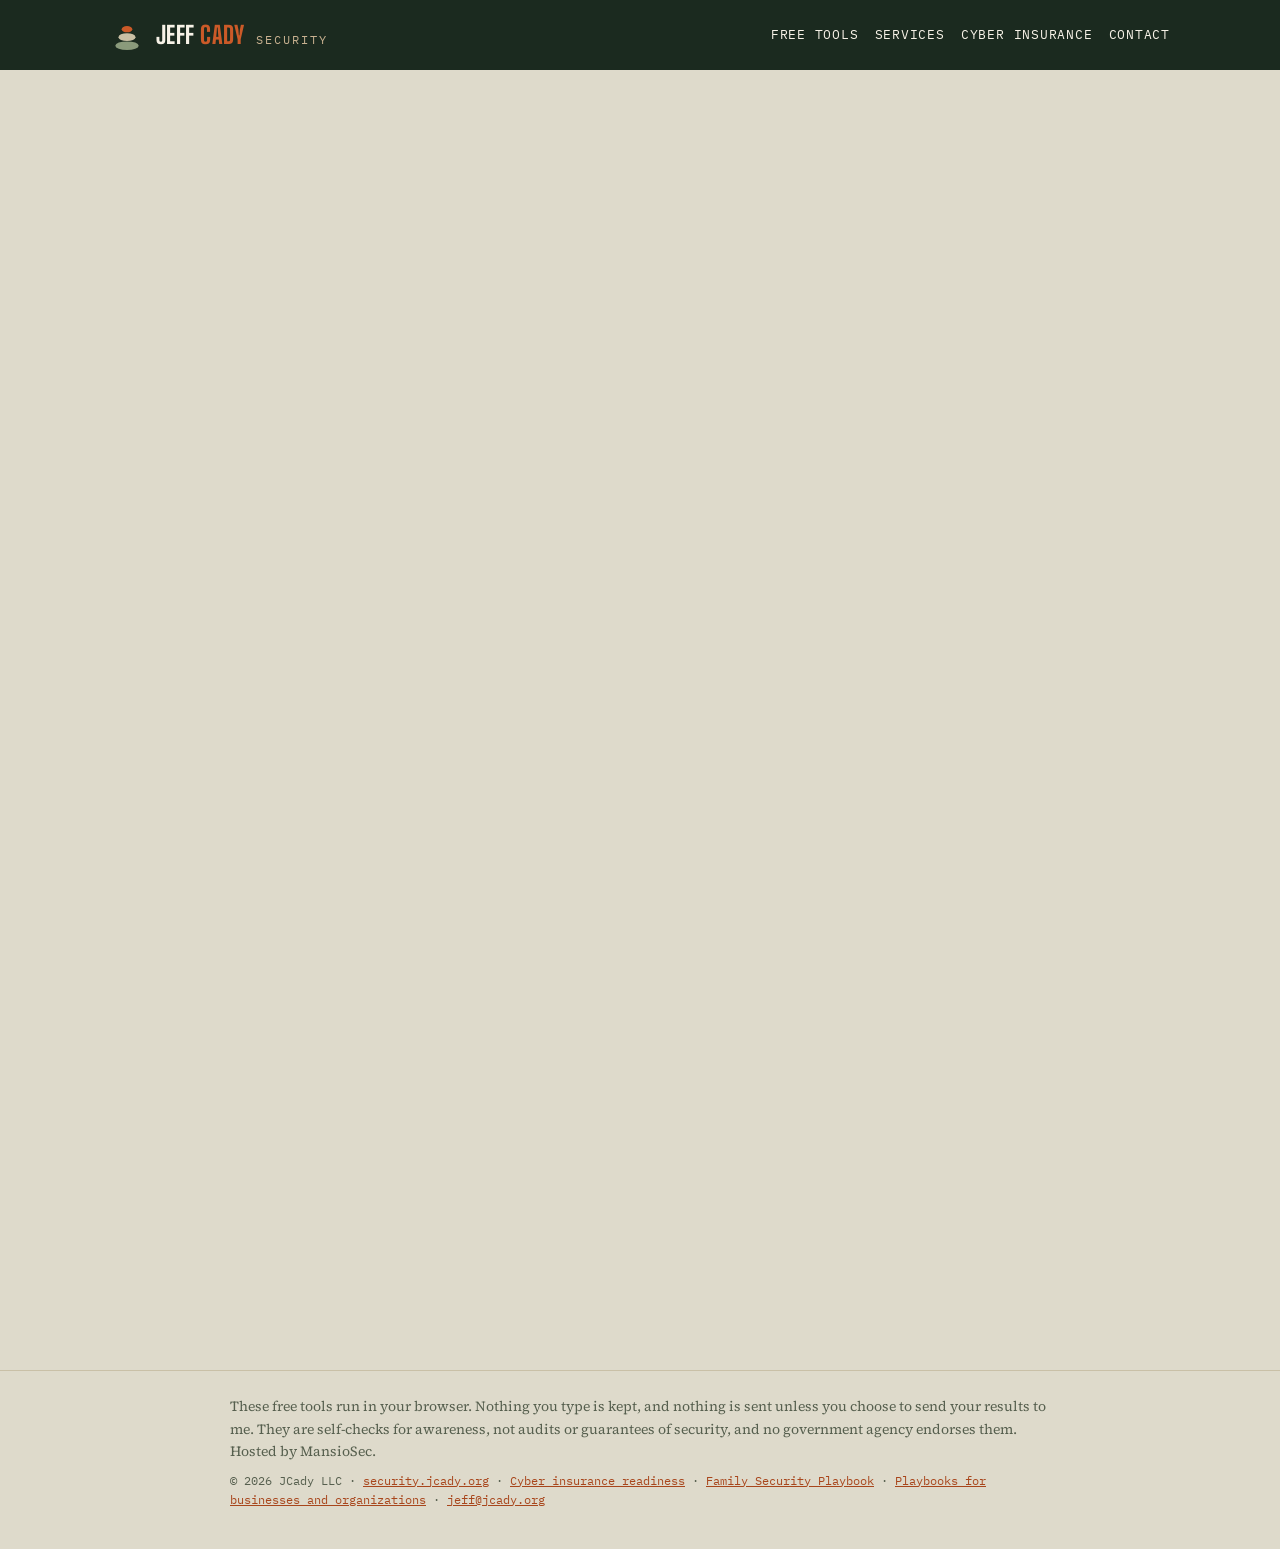
<file: insurance-check.html>
<!DOCTYPE html>
<html lang="en">
<head>
<meta charset="UTF-8">
<meta name="viewport" content="width=device-width, initial-scale=1, viewport-fit=cover">
<title>Cyber insurance quick check — Jeff Cady Security</title>
<link rel="icon" href="favicon.svg" type="image/svg+xml">
<meta name="description" content="Would your business pass a cyber insurance application? A free four-minute self-check built from the questions cyber insurers ask, with the fixes that matter most.">
<link rel="preconnect" href="https://fonts.googleapis.com">
<link rel="preconnect" href="https://fonts.gstatic.com" crossorigin>
<link href="https://fonts.googleapis.com/css2?family=Big+Shoulders+Display:wght@700;800&family=Source+Serif+4:ital,opsz,wght@0,8..60,400;0,8..60,600;1,8..60,400&family=IBM+Plex+Mono:wght@400;500;600&display=swap" rel="stylesheet">
<style>
:root{
  --paper:#DEDACB;--paper-2:#F1EEE1;--ink:#232922;--ink-soft:#565f4e;--pine:#1B2A1F;--pine-2:#25372A;
  --line:#A79C82;--line-soft:#c9c0a7;--accent:#CB5A28;--accent-ink:#A8461C;--cream:#F7F2E7;--dim:#c8b190;
  --yes:#3f6b43;--part:#b07a1f;--no:#9b2d1c;--unk:#6b6b6b;--radius:2px;
  box-sizing:border-box;padding-top:env(safe-area-inset-top,0px);padding-bottom:env(safe-area-inset-bottom,0px);
}
@media (prefers-color-scheme:dark){:root:not([data-theme="light"]){--paper:#1f2620;--paper-2:#28302a;--ink:#ece7da;--ink-soft:#b7b19f;--line:#5c5a4c;--line-soft:#3d433b;--accent-ink:#E58A5E}}
:root[data-theme="dark"]{--paper:#1f2620;--paper-2:#28302a;--ink:#ece7da;--ink-soft:#b7b19f;--line:#5c5a4c;--line-soft:#3d433b;--accent-ink:#E58A5E}
html{scroll-padding-top:calc(env(safe-area-inset-top,0px) + 20px)}
*,*::before,*::after{box-sizing:border-box}
body{margin:0;background:var(--paper);color:var(--ink);font-family:'Source Serif 4',Georgia,serif;font-size:17px;line-height:1.6}
h1,h2,h3{font-family:'Big Shoulders Display','Arial Narrow',sans-serif;text-transform:uppercase;letter-spacing:.02em;margin:0;line-height:1}
a{color:var(--accent-ink)}
.wrap{max-width:860px;margin:0 auto;padding:0 20px}
header.hero{background:var(--pine);color:var(--cream);padding:30px 0 40px}
.brand{display:flex;align-items:baseline;gap:12px;text-decoration:none;color:var(--cream);margin-bottom:40px}
.brand b{font-family:'Big Shoulders Display',sans-serif;font-size:24px;font-weight:800;letter-spacing:.02em;text-transform:uppercase}
.brand b em{font-style:normal;color:var(--accent)}
.brand span{font-family:'IBM Plex Mono',monospace;font-size:11.5px;letter-spacing:.17em;text-transform:uppercase;color:var(--dim)}
  .brand img.mark{align-self:center;width:34px;height:34px;flex:none;}
.eyebrow{font-family:'IBM Plex Mono',monospace;font-size:12px;letter-spacing:.17em;text-transform:uppercase;color:var(--dim);display:flex;align-items:center;gap:10px}
.eyebrow::before{content:"";width:26px;height:1px;background:var(--dim)}
header.hero h1{font-size:clamp(40px,8vw,72px);font-weight:800;margin-top:14px;color:var(--cream);line-height:.95}
header.hero h1 em{font-style:normal;color:var(--accent)}
header.hero p{margin:18px 0 0;color:#d9d2c0;max-width:60ch;font-size:18px}
.meta-row{display:flex;flex-wrap:wrap;gap:8px 22px;margin-top:22px;font-family:'IBM Plex Mono',monospace;font-size:12px;letter-spacing:.06em;text-transform:uppercase;color:var(--dim)}
main{padding:32px 0 60px}
.panel{background:var(--paper-2);border:1px solid var(--line-soft);border-radius:var(--radius);padding:24px;margin-bottom:22px}
.panel h2{font-size:30px;font-weight:800;margin-bottom:8px}
.sub{font-style:italic;color:var(--ink-soft);font-size:16px;margin:0 0 18px}
.grid2{display:grid;grid-template-columns:1fr 1fr;gap:14px 16px}
@media (max-width:620px){.grid2{grid-template-columns:1fr}}
label.f{display:flex;flex-direction:column;gap:6px;font-family:'IBM Plex Mono',monospace;font-size:11px;letter-spacing:.07em;text-transform:uppercase;color:var(--ink-soft)}
input[type=text],input[type=email],select,textarea{font:inherit;font-family:'Source Serif 4',Georgia,serif;font-size:16px;text-transform:none;letter-spacing:0;color:var(--ink);background:var(--paper);border:1px solid var(--line);border-radius:var(--radius);padding:10px 12px;min-height:46px;width:100%}
textarea{min-height:90px;resize:vertical}
input:focus,select:focus,textarea:focus,button:focus-visible,a:focus-visible{outline:2px solid var(--accent);outline-offset:2px}
.seg{display:flex;flex-wrap:wrap;gap:6px}
.seg button{min-height:46px;padding:0 16px;font-family:'IBM Plex Mono',monospace;font-size:12.5px;letter-spacing:.05em;text-transform:uppercase;background:transparent;border:1px solid var(--line);color:var(--ink);border-radius:var(--radius);cursor:pointer}
.seg button.on{background:var(--pine-2);border-color:var(--pine-2);color:var(--cream)}
@media (prefers-color-scheme:dark){:root:not([data-theme="light"]) .seg button.on{background:var(--cream);color:var(--pine);border-color:var(--cream)}}
.btn{display:inline-flex;align-items:center;justify-content:center;gap:8px;min-height:50px;padding:0 24px;font-family:'IBM Plex Mono',monospace;font-size:13px;letter-spacing:.06em;text-transform:uppercase;border-radius:var(--radius);border:1px solid transparent;cursor:pointer;background:var(--accent);color:#fff;text-decoration:none}
.btn:hover{filter:brightness(.93)}
.btn.ghost{background:transparent;border-color:var(--line);color:var(--ink)}
.btn:disabled{opacity:.5;cursor:not-allowed}
.btn-row{display:flex;gap:12px;flex-wrap:wrap;margin-top:22px}
.privacy{font-size:14.5px;color:var(--ink-soft);border-left:3px solid var(--accent);padding:4px 0 4px 14px;margin:18px 0 0}
/* progress */
.progress{display:flex;gap:4px;margin-bottom:18px}
.progress i{flex:1;height:6px;background:var(--line-soft);border-radius:1px}
.progress i.done{background:var(--pine-2)}.progress i.cur{background:var(--accent)}
@media (prefers-color-scheme:dark){:root:not([data-theme="light"]) .progress i.done{background:#9fb59c}}
.step-label{font-family:'IBM Plex Mono',monospace;font-size:12px;letter-spacing:.1em;text-transform:uppercase;color:var(--ink-soft);margin-bottom:6px}
.q{border-top:1px solid var(--line-soft);padding:20px 0}
.q:first-of-type{border-top:none;padding-top:6px}
.q .qt{font-size:18px;margin:0 0 12px;font-weight:600}
.q .qh{font-size:15px;color:var(--ink-soft);margin:-6px 0 12px;font-style:italic}
.q .seg button.on[data-v="2"]{background:var(--yes);border-color:var(--yes);color:#fff}
.q .seg button.on[data-v="1"]{background:var(--part);border-color:var(--part);color:#fff}
.q .seg button.on[data-v="0"]{background:var(--no);border-color:var(--no);color:#fff}
.q .seg button.on[data-v="u"]{background:var(--unk);border-color:var(--unk);color:#fff}
.hidden{display:none!important}
/* results */
.score-card{background:var(--pine);color:var(--cream);border-radius:var(--radius);padding:28px;display:grid;grid-template-columns:auto 1fr;gap:28px;align-items:center;margin-bottom:22px}
@media (max-width:620px){.score-card{grid-template-columns:1fr;text-align:left}}
.big{font-family:'Big Shoulders Display',sans-serif;font-weight:800;font-size:110px;line-height:.85;color:var(--cream)}
.big small{font-size:36px;color:var(--dim)}
.tier{display:inline-block;font-family:'IBM Plex Mono',monospace;font-size:12.5px;letter-spacing:.1em;text-transform:uppercase;padding:6px 12px;border-radius:2px;color:#fff;margin-bottom:10px}
.score-card p{margin:0;color:#d9d2c0}
.radar-wrap{display:grid;grid-template-columns:1fr 1fr;gap:24px;align-items:center}
@media (max-width:680px){.radar-wrap{grid-template-columns:1fr}}
.radar-wrap svg{width:100%;height:auto;max-width:360px;margin:0 auto;display:block}
.fbar{margin-bottom:12px}
.fbar .lbl{display:flex;justify-content:space-between;font-family:'IBM Plex Mono',monospace;font-size:12px;letter-spacing:.05em;text-transform:uppercase;color:var(--ink-soft);margin-bottom:4px}
.fbar .track{height:12px;background:var(--line-soft);border-radius:1px;overflow:hidden}
.fbar .track i{display:block;height:100%}
.prio{border-top:1px solid var(--line-soft);padding:18px 0;display:grid;grid-template-columns:44px 1fr;gap:14px}
.prio:first-of-type{border-top:none}
.prio .n{font-family:'Big Shoulders Display',sans-serif;font-weight:800;font-size:40px;line-height:1;color:var(--accent)}
.prio h3{font-size:21px;font-weight:700;letter-spacing:.03em;margin-bottom:6px}
.prio .tag{font-family:'IBM Plex Mono',monospace;font-size:11px;letter-spacing:.06em;text-transform:uppercase;color:var(--ink-soft);margin-bottom:8px}
.prio p{margin:0 0 6px;font-size:16px}
.prio p b{font-family:'IBM Plex Mono',monospace;font-size:11.5px;letter-spacing:.06em;text-transform:uppercase;color:var(--ink-soft);font-weight:600;margin-right:6px}
.guide{display:inline-flex;align-items:center;gap:4px;min-height:44px;font-family:'IBM Plex Mono',monospace;font-size:13px;font-weight:600;letter-spacing:.04em;text-transform:uppercase;color:var(--accent-ink);text-decoration:underline;text-decoration-thickness:2px;text-underline-offset:4px}
.ans{display:grid;grid-template-columns:1fr auto;gap:10px;align-items:start;padding:10px 0;border-top:1px solid var(--line-soft);font-size:15.5px}
.ans .pill{font-family:'IBM Plex Mono',monospace;font-size:11px;letter-spacing:.06em;text-transform:uppercase;color:#fff;padding:4px 9px;border-radius:2px;white-space:nowrap}
.fn-h{font-family:'IBM Plex Mono',monospace;font-size:12px;letter-spacing:.12em;text-transform:uppercase;color:var(--accent-ink);margin:20px 0 4px}
.cta{background:var(--pine);color:var(--cream);border-radius:var(--radius);padding:28px;margin-bottom:22px}
.cta h2{color:var(--cream);font-size:32px}
.cta p{color:#d9d2c0}
.cta label.f{color:var(--dim)}
.cta input,.cta textarea{background:rgba(247,242,231,.06);border-color:rgba(247,242,231,.3);color:var(--cream)}
.cta .check{display:flex;gap:10px;align-items:flex-start;font-size:15px;color:#d9d2c0;margin-top:14px}
.cta .check input{width:22px;height:22px;margin-top:2px;accent-color:var(--accent);flex-shrink:0}
.msg{font-family:'IBM Plex Mono',monospace;font-size:13px;margin-top:14px;min-height:1em}
.keep{background:var(--paper-2);border:2px solid var(--accent);border-radius:var(--radius);padding:22px 24px;margin-bottom:22px;display:flex;gap:22px;align-items:center;justify-content:space-between}
.keep h2{font-size:26px;font-weight:800;margin-bottom:8px}
.keep p{margin:0;font-size:16px;color:var(--ink-soft);max-width:60ch}
.keep .btn{flex-shrink:0}
@media (max-width:680px){.keep{flex-direction:column;align-items:flex-start}}
.asked{display:flex;flex-wrap:wrap;gap:6px;align-items:center;margin:4px 0 6px;font-size:12.5px}
.asked b{font-family:'IBM Plex Mono',monospace;font-size:11px;letter-spacing:.06em;text-transform:uppercase;color:var(--ink-soft);font-weight:600;margin-right:4px}
.asked span{font-family:'IBM Plex Mono',monospace;font-size:11px;padding:3px 8px;border:1px solid var(--line);border-radius:2px;color:var(--ink)}
.roi-grid{display:grid;grid-template-columns:repeat(4,1fr);gap:12px 14px;margin-bottom:14px;align-items:end}
@media (max-width:760px){.roi-grid{grid-template-columns:1fr 1fr}}
@media (max-width:460px){.roi-grid{grid-template-columns:1fr}}
.roi-cards{display:grid;grid-template-columns:repeat(auto-fit,minmax(170px,1fr));gap:10px;margin-bottom:12px}
.roi-card{background:var(--paper);border:1px solid var(--line-soft);border-left:4px solid var(--accent);padding:12px 14px}
.roi-card b{display:block;font-family:'Big Shoulders Display',sans-serif;font-size:30px;line-height:1.05}
.roi-card span{font-size:13.5px;color:var(--ink-soft)}
.roi-note{font-size:13px;font-style:italic;color:var(--ink-soft);margin:0}
footer.foot{border-top:1px solid var(--line-soft);padding:24px 0 40px;font-size:14px;color:var(--ink-soft)}
footer.foot .mono{font-family:'IBM Plex Mono',monospace;font-size:12px}

/* pages that show a MansioSec-hosted free tool in Jeff Cady Security's name */
.bar{background:var(--pine);color:var(--cream);padding:16px 0}.bar .wrap{display:flex;justify-content:space-between;align-items:center;gap:14px;flex-wrap:wrap;max-width:1100px}
.bar .brand{margin:0}.bar nav{display:flex;gap:16px;flex-wrap:wrap;font-family:'IBM Plex Mono',monospace;font-size:13px;letter-spacing:.06em;text-transform:uppercase}.bar nav a{color:var(--cream);text-decoration:none}.bar nav a:hover{text-decoration:underline}
.toolframe{display:block;width:100%;border:0;min-height:900px;background:var(--paper)}
.tools-grid{display:grid;grid-template-columns:repeat(auto-fill,minmax(250px,1fr));gap:14px;margin:22px 0}.tcard{display:flex;flex-direction:column;background:var(--paper-2);border:1px solid var(--line-soft);border-left:4px solid var(--accent);padding:16px;color:inherit;text-decoration:none}
.tcard b{font-family:'Big Shoulders Display','Arial Narrow',sans-serif;font-size:22px;text-transform:uppercase;letter-spacing:.02em}.tcard span{color:var(--ink-soft);margin:6px 0 10px;flex:1;font-size:16px}.tcard i{font-style:normal;font-family:'IBM Plex Mono',monospace;font-size:12px;text-transform:uppercase;letter-spacing:.06em;color:var(--accent-ink)}
.tcard:hover,.tcard:focus-visible{box-shadow:0 2px 0 var(--accent)}
</style>
</head>
<body>
<header class="bar"><div class="wrap">
  <a class="brand" href="index.html"><img class="mark" src="cairn.svg" alt="" width="34" height="34"><b>Jeff <em>Cady</em></b><span>Security</span></a>
  <nav aria-label="Main"><a href="tools.html">Free tools</a><a href="index.html#services">Services</a><a href="insurance.html">Cyber insurance</a><a href="index.html#contact">Contact</a></nav>
</div></header>

<main style="margin:0;padding:0">
<iframe class="toolframe" src="https://www.mansiosec.com/t/jcady-llc-01/insurance-check" title="Cyber insurance quick check from Jeff Cady Security" data-mansiosec-embed style="min-height:1300px"></iframe>
</main>

<footer class="foot"><div class="wrap">
  <p style="margin:0 0 8px">These free tools run in your browser. Nothing you type is kept, and nothing is sent unless you choose to send your results to me. They are self-checks for awareness, not audits or guarantees of security, and no government agency endorses them. Hosted by MansioSec.</p>
  <p class="mono" style="margin:0">© 2026 JCady LLC · <a href="https://security.jcady.org/">security.jcady.org</a> · <a href="insurance.html">Cyber insurance readiness</a> · <a href="https://familysecurityplaybook.com/">Family Security Playbook</a> · <a href="https://business.familysecurityplaybook.com/">Playbooks for businesses and organizations</a> · <a href="mailto:jeff@jcady.org">jeff@jcady.org</a></p>
</div></footer>

<script src="https://www.mansiosec.com/embed.js" async></script>
<script data-goatcounter="https://jcady.goatcounter.com/count" async src="//gc.zgo.at/count.js"></script>
</body>
</html>
</file>
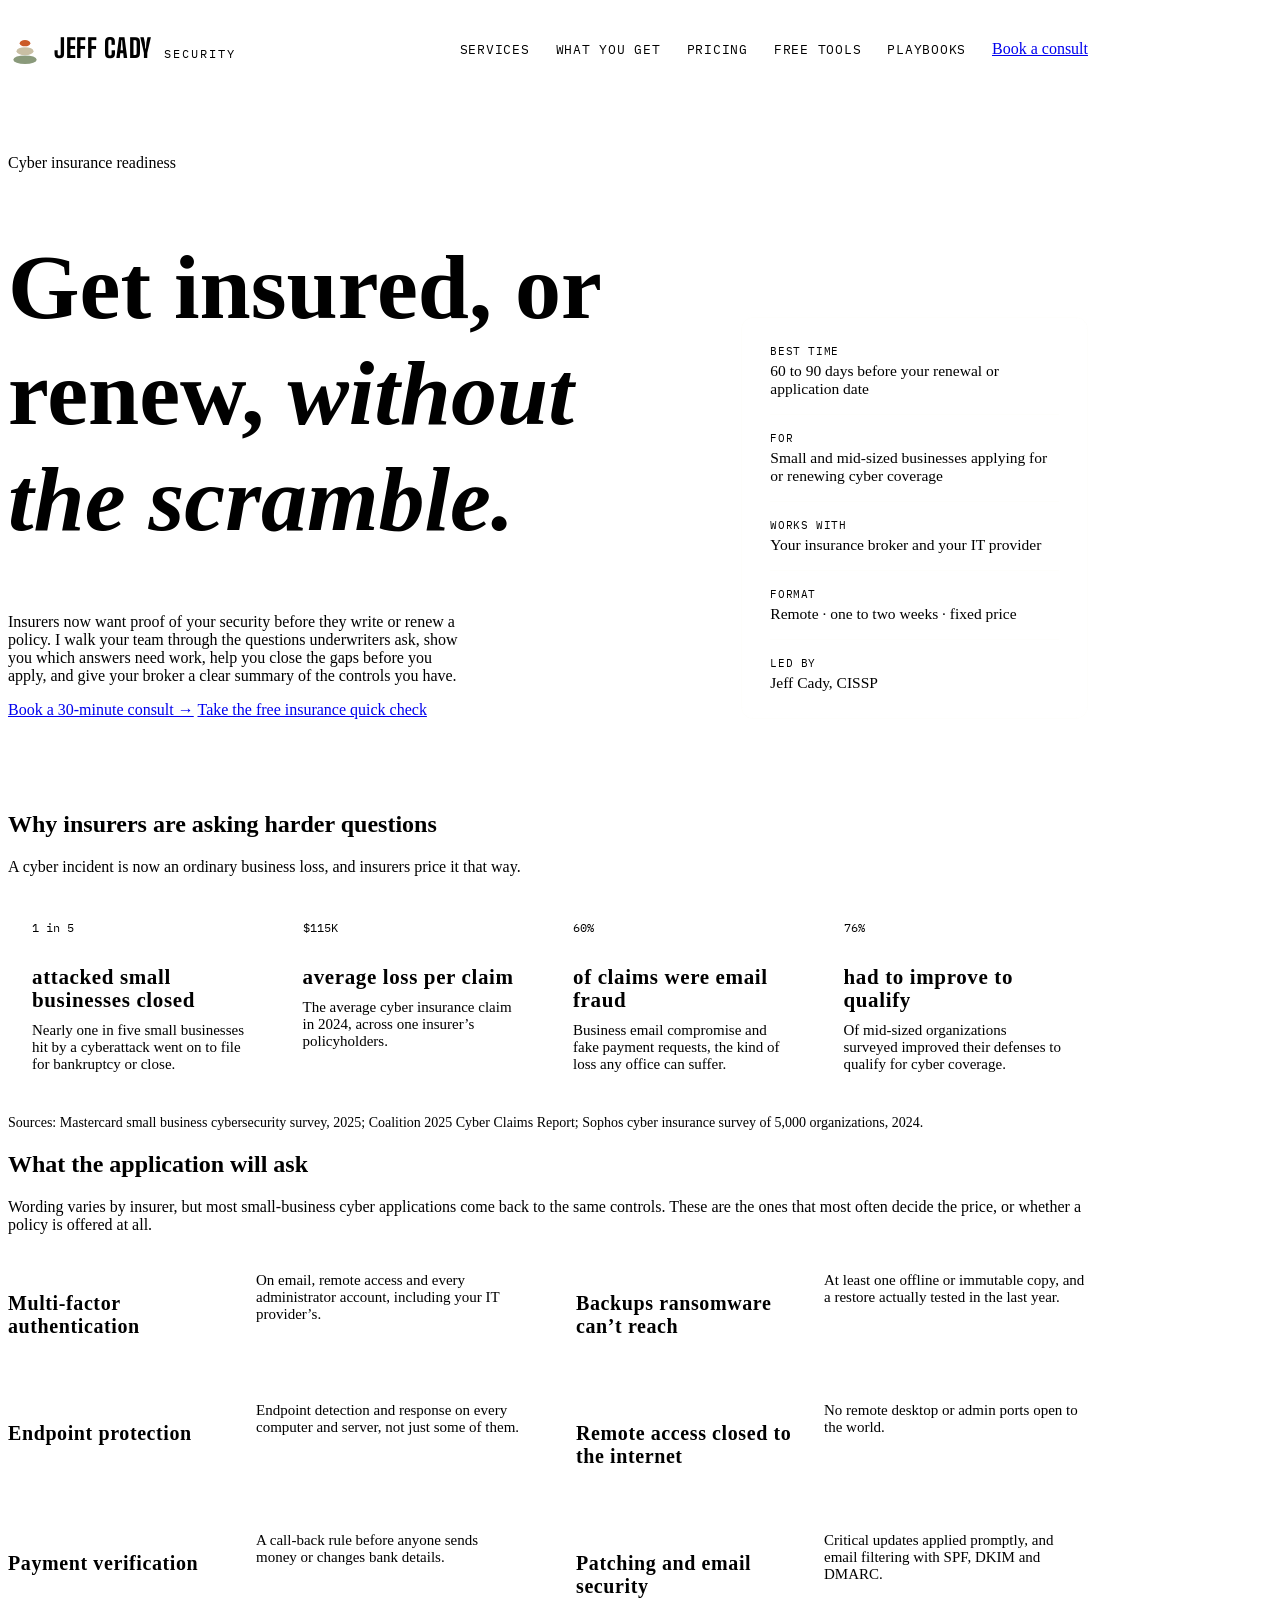
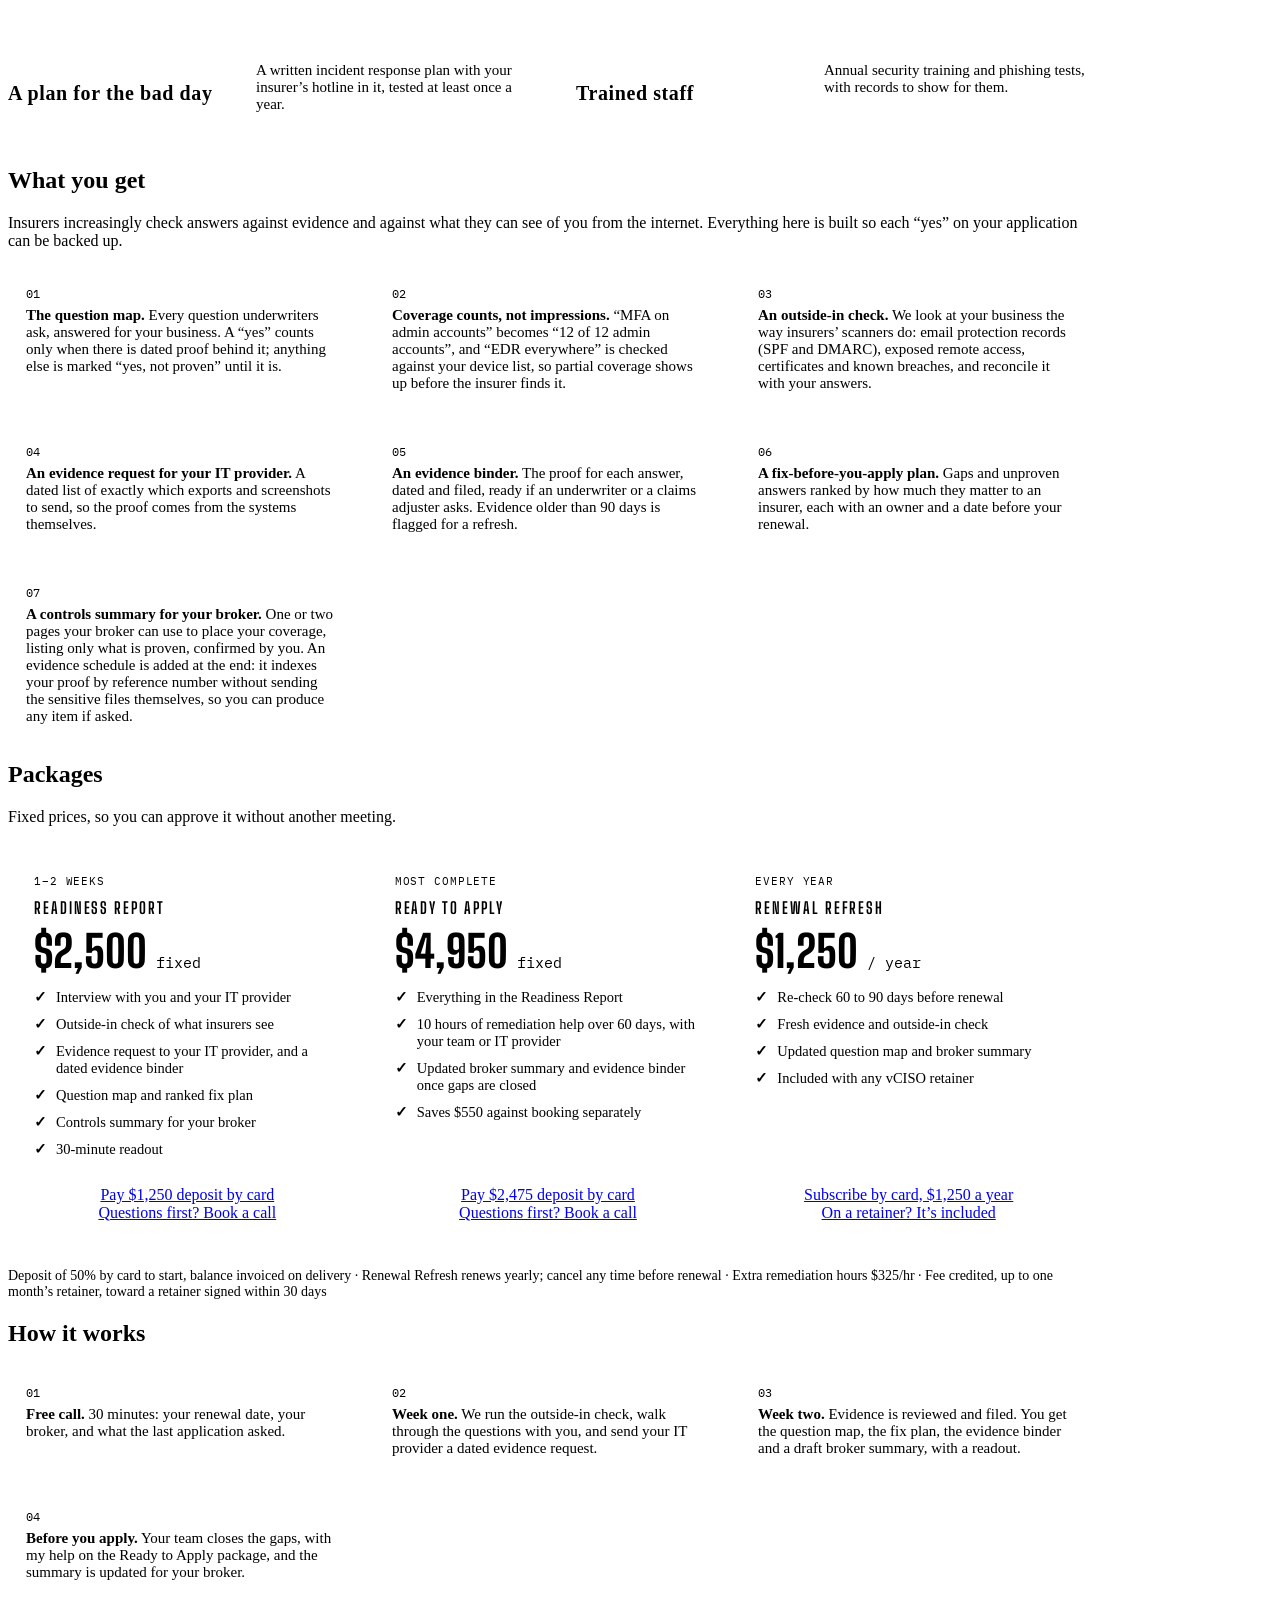
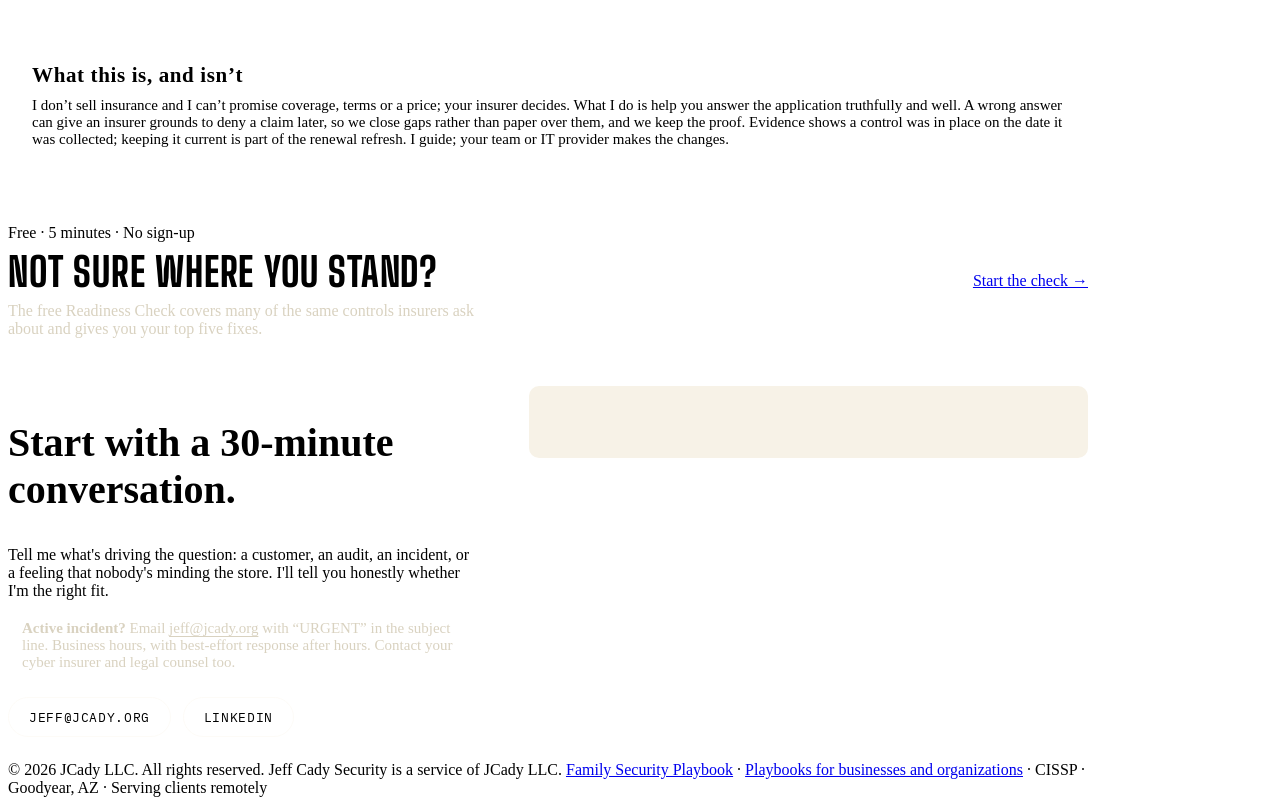
<file: insurance.html>
<!DOCTYPE html>
<html lang="en">
<head>
<meta charset="UTF-8">
<meta name="viewport" content="width=device-width, initial-scale=1">
<title>Cyber Insurance Readiness — Jeff Cady Security</title>
<link rel="icon" href="favicon.svg" type="image/svg+xml">
<meta name="description" content="Get cyber insurance or renew without a premium shock. A fixed-price readiness report, help closing the gaps, and a clear controls summary for your broker, from a CISSP-certified vCISO.">
<link rel="preconnect" href="https://fonts.googleapis.com">
<link rel="preconnect" href="https://fonts.gstatic.com" crossorigin>
<link href="https://fonts.googleapis.com/css2?family=Big+Shoulders+Display:wght@600;700;800&family=Source+Serif+4:ital,opsz,wght@0,8..60,400;0,8..60,600;1,8..60,400&family=IBM+Plex+Mono:wght@400;500;600&display=swap" rel="stylesheet">
<!-- Shared site-family theme, loaded from jcady.org so both sites stay in sync -->
<link rel="stylesheet" href="https://www.jcady.org/theme.css">
<script src="https://www.jcady.org/theme.js"></script>
<style>
  /* Page-specific styles only — tokens, type, hero, buttons, footer shell live in theme.css */
  .wrap{max-width:1080px;}

  /* ---------- HERO ---------- */
  .hero{padding:0 0 72px;}
  .topbar{display:flex;align-items:center;justify-content:space-between;gap:20px;padding:24px 0 0;flex-wrap:wrap;}
  .brand{display:flex;align-items:baseline;gap:12px;text-decoration:none;color:var(--cream);}
  .brand b{font-family:'Big Shoulders Display',sans-serif;font-size:26px;font-weight:800;letter-spacing:0.02em;text-transform:uppercase;}
  .brand b em{font-style:normal;color:var(--accent);}
  .brand span{font-family:'IBM Plex Mono',monospace;font-size:12px;letter-spacing:0.17em;text-transform:uppercase;color:var(--dim);}
  .brand img.mark{align-self:center;width:34px;height:34px;flex:none;}
  .topnav{display:flex;align-items:center;gap:26px;flex-wrap:wrap;}
  .topnav a:not(.btn){font-family:'IBM Plex Mono',monospace;font-size:12.5px;letter-spacing:0.06em;text-transform:uppercase;color:var(--cream);text-decoration:none;}
  .topnav a:not(.btn):hover{color:var(--accent);}
  .hero-grid{display:grid;grid-template-columns:2fr 1fr;gap:40px;align-items:end;padding-top:88px;}
  .hero h1{font-size:clamp(46px, 8vw, 92px);}
  .hero p.lead{max-width:58ch;}
  .cred{background:var(--pine-2);border:1px solid rgba(247,242,231,0.12);border-radius:var(--radius-md);padding:26px 28px;}
  .cred dl{margin:0;}
  .cred dt{font-family:'IBM Plex Mono',monospace;font-size:10.5px;letter-spacing:0.06em;text-transform:uppercase;color:var(--accent);}
  .cred dd{margin:4px 0 0;font-size:15.5px;color:var(--cream);padding-bottom:16px;border-bottom:1px solid rgba(247,242,231,0.12);margin-bottom:16px;}
  .cred dd:last-child{border-bottom:none;padding-bottom:0;margin-bottom:0;}
  @media (max-width:820px){
    .topnav a:not(.btn){display:none;}
    .hero-grid{grid-template-columns:1fr;padding-top:48px;}
  }

  /* ---------- SHARED GRIDS ---------- */
  .tile-grid{display:grid;gap:2px;background:var(--line-soft);border:1px solid var(--line-soft);}
  .tile-grid.four{grid-template-columns:repeat(4,1fr);}
  .tile-grid.three{grid-template-columns:repeat(3,1fr);}
  .tile-grid.two{grid-template-columns:repeat(2,1fr);}
  .tile{background:var(--paper-2);padding:28px 24px;display:flex;flex-direction:column;}
  .tile .num{font-family:'IBM Plex Mono',monospace;font-size:12px;color:var(--accent);margin-bottom:10px;}
  .tile h3{font-size:21px;font-weight:700;letter-spacing:0.03em;line-height:1.1;margin-bottom:10px;}
  .tile p{margin:0;font-size:15px;color:var(--ink-soft);}
  @media (max-width:900px){ .tile-grid.four{grid-template-columns:repeat(2,1fr);} }
  @media (max-width:760px){ .tile-grid.four,.tile-grid.three,.tile-grid.two{grid-template-columns:1fr;} }

  /* ---------- APPROACH (mirrors jcady.org) ---------- */
  .process{display:flex;align-items:flex-start;justify-content:space-between;margin:8px 0 40px;position:relative;}
  .process::before{content:"";position:absolute;top:22px;left:11%;right:11%;height:1px;background:var(--line-soft);z-index:0;}
  .process-step{position:relative;z-index:1;flex:1;text-align:center;padding:0 14px;}
  .process-step .ring{width:44px;height:44px;margin:0 auto 14px;}
  .process-step h4{font-family:'Big Shoulders Display',sans-serif;font-size:20px;letter-spacing:0.04em;text-transform:uppercase;margin:0 0 8px;}
  .process-step p{font-size:14.5px;color:var(--ink-soft);margin:0;}
  .philosophy-quote{border-left:3px solid var(--accent);padding:4px 0 4px 22px;margin:0;font-size:18px;font-style:italic;}
  @media (max-width:640px){ .process{flex-direction:column;gap:28px;} .process::before{display:none;} }

  /* ---------- SERVICES ---------- */
  .services{display:grid;grid-template-columns:1fr 1fr;column-gap:56px;}
  .service{display:flex;gap:28px;padding:22px 0;border-top:1px solid var(--line);}
  .service:nth-last-child(-n+2){border-bottom:1px solid var(--line);}
  .service h3{flex-shrink:0;width:220px;font-size:20px;font-weight:700;letter-spacing:0.03em;line-height:1.15;}
  .service p{margin:0;font-size:15px;color:var(--ink-soft);}
  @media (max-width:860px){
    .services{grid-template-columns:1fr;}
    .service{flex-direction:column;gap:6px;}
    .service h3{width:auto;}
    .service:nth-last-child(-n+2){border-bottom:none;}
    .service:last-child{border-bottom:1px solid var(--line);}
  }

  /* ---------- ENGAGEMENTS (package cards, as on jcady.org) ---------- */
  .row-label{font-family:'IBM Plex Mono',monospace;font-size:12px;letter-spacing:0.12em;text-transform:uppercase;color:var(--ink-soft);margin:36px 0 14px;}
  .package-card{background:var(--paper-2);padding:32px 26px;display:flex;flex-direction:column;}
  .package-tag{font-family:'IBM Plex Mono',monospace;font-size:11px;letter-spacing:0.08em;text-transform:uppercase;color:var(--ink-soft);margin-bottom:10px;}
  .package-card.featured .package-tag{color:var(--accent);}
  .package-name{font-family:'Big Shoulders Display',sans-serif;font-size:16px;font-weight:700;letter-spacing:0.12em;text-transform:uppercase;color:var(--ink-soft);margin-bottom:12px;}
  .package-price{font-family:'Big Shoulders Display',sans-serif;font-weight:800;font-size:44px;line-height:1;margin-bottom:12px;}
  .package-price span{font-size:15px;font-family:'IBM Plex Mono',monospace;font-weight:400;color:var(--ink-soft);}
  .package-fw{font-family:'IBM Plex Mono',monospace;font-size:12px;color:var(--accent);margin-bottom:12px;}
  .package-desc{font-size:15px;color:var(--ink-soft);margin:0 0 24px;flex:1;}
  .package-features{list-style:none;padding:0;margin:4px 0 28px;flex:1;display:flex;flex-direction:column;gap:10px;}
  .package-features li{font-size:14.5px;padding-left:22px;position:relative;}
  .package-features li::before{content:"\2713";position:absolute;left:0;color:var(--accent);font-weight:600;}
  .package-card .btn{width:100%;justify-content:center;text-align:center;}
  .terms{font-family:'IBM Plex Mono',monospace;font-size:12px;line-height:1.8;color:var(--ink-soft);margin:24px 0 0;}

  /* ---------- ABOUT ---------- */
  .about-grid{display:grid;grid-template-columns:1.6fr 1fr;gap:48px;align-items:start;}
  .about-grid p{font-size:16.5px;margin:0 0 16px;}
  .about-grid .aside-note{font-size:15px;font-style:italic;color:var(--ink-soft);padding-top:16px;border-top:1px solid var(--line-soft);}
  .about-grid a{color:var(--accent);text-decoration:underline;text-decoration-color:rgba(203,90,40,0.4);}
  .headshot{width:100%;aspect-ratio:4/5;object-fit:cover;object-position:center top;border-radius:var(--radius-md);margin-bottom:18px;}
  .facts dl{margin:0;}
  .facts dt{font-family:'IBM Plex Mono',monospace;font-size:10.5px;letter-spacing:0.06em;text-transform:uppercase;color:var(--accent);margin-top:14px;}
  .facts dt:first-child{margin-top:0;}
  .facts dd{margin:3px 0 0;font-size:14.5px;}
  .headshot-cap{margin:-6px 0 18px;font-size:15px;line-height:1.4;}
  .headshot-cap b{display:block;font-family:'Big Shoulders Display',sans-serif;font-size:20px;letter-spacing:.03em;text-transform:uppercase;}
  .headshot-cap span{font-family:'IBM Plex Mono',monospace;font-size:11.5px;letter-spacing:.04em;text-transform:uppercase;color:var(--ink-soft);}
  @media (max-width:700px){ .about-grid{grid-template-columns:1fr;} }

  /* ---------- CONTACT ---------- */
  .contact-grid{display:grid;grid-template-columns:1fr 1.2fr;gap:56px;align-items:start;}
  footer.site-footer-full h2{font-size:clamp(28px,4vw,40px);}
  .social-links{display:flex;gap:12px;flex-wrap:wrap;margin-bottom:24px;}
  .social-links a{font-family:'IBM Plex Mono',monospace;font-size:12.5px;letter-spacing:0.05em;text-transform:uppercase;color:var(--cream);text-decoration:none;border:1px solid rgba(247,242,231,0.32);padding:11px 20px;border-radius:22px;}
  .social-links a:hover{border-color:var(--accent);color:var(--accent);background:rgba(203,90,40,0.1);}
  [hidden]{display:none !important;}
  /* HubSpot draws dark labels; give it a light panel so they are readable on the dark footer. */
  #hsWrap{min-height:40px;background:#F7F2E7;color:#232922;border-radius:10px;padding:22px 24px 10px;}
  .inquiry-form{display:grid;grid-template-columns:1fr 1fr;gap:18px;}
  .inquiry-form .full{grid-column:1 / -1;}
  .field{display:flex;flex-direction:column;gap:8px;}
  .field label{font-family:'IBM Plex Mono',monospace;font-size:11.5px;letter-spacing:0.06em;text-transform:uppercase;color:var(--dim);}
  .field input,.field textarea{background:rgba(247,242,231,0.06);border:1px solid rgba(247,242,231,0.25);border-radius:var(--radius-sm);color:var(--cream);font:inherit;font-size:16px;padding:12px 14px;}
  .field textarea{min-height:130px;resize:vertical;}
  .inquiry-form button{grid-column:1 / -1;justify-self:start;}
  .form-status{background:rgba(75,122,78,0.18);border:1px solid var(--low);color:var(--cream);padding:14px 18px;font-family:'IBM Plex Mono',monospace;font-size:13px;}
  @media (max-width:760px){
    .contact-grid{grid-template-columns:1fr;gap:36px;}
    .inquiry-form{grid-template-columns:1fr;}
  }
  /* ---------- READINESS CHECK BAND ---------- */
  .check-band{background:var(--pine-2);color:var(--cream);padding:48px 0;}
  .check-inner{display:flex;align-items:center;justify-content:space-between;gap:32px;}
  .check-band h2{font-family:'Big Shoulders Display',sans-serif;font-weight:800;text-transform:uppercase;letter-spacing:.02em;font-size:clamp(28px,4vw,40px);color:var(--cream);margin:10px 0 10px;line-height:1;}
  .check-band p{margin:0;color:#d9d2c0;max-width:62ch;}
  .check-band .btn{flex-shrink:0;}
  @media (max-width:760px){.check-inner{flex-direction:column;align-items:flex-start;}}
  /* ---------- HOW IT WORKS ---------- */
  .how-steps{list-style:none;counter-reset:s;padding:0;margin:18px 0 8px;display:grid;grid-template-columns:repeat(3,1fr);gap:18px;}
  .how-steps li{counter-increment:s;background:var(--paper-2);border:1px solid var(--line-soft);border-radius:var(--radius-md);padding:18px 18px 16px;font-size:15px;color:var(--ink-soft);}
  .how-steps li::before{content:counter(s,decimal-leading-zero);display:block;font-family:'IBM Plex Mono',monospace;font-size:12px;color:var(--accent);margin-bottom:6px;}
  .how-steps b{color:var(--ink);}
  @media (max-width:760px){.how-steps{grid-template-columns:1fr;}}
  /* ---------- URGENT NOTE ---------- */
  .urgent{border-left:3px solid var(--accent);padding:4px 0 4px 14px;margin:0 0 22px;font-size:15px;color:#d9d2c0;}
  .urgent b{color:var(--cream);}
  .urgent a{color:var(--cream);text-decoration:underline;text-underline-offset:3px;}

  /* ---------- Rounded corners (boxes that were square) ----------
     Same scale as jcady.org's theme.css. :where() keeps these at zero
     specificity, so they never override a radius set anywhere else.
     The panels, step cards, fields and photo above that used --radius (2px)
     now use --radius-md or --radius-sm directly. */
  :root{--radius-sm:8px;--radius-md:12px;--radius-lg:14px;--radius-pill:999px;}
  :where(.tile-grid){border-radius:var(--radius-md);overflow:hidden;} /* tiles and package cards stay square inside it */
  :where(.card,.form-status){border-radius:var(--radius-md);}
</style>
</head>
<body>

<header class="hero" id="top">
  <div class="wrap">
    <div class="topbar">
      <a class="brand" href="index.html"><img class="mark" src="cairn.svg" alt="" width="34" height="34"><b>Jeff <em>Cady</em></b><span>Security</span></a>
      <nav class="topnav" aria-label="Main">
        <a href="index.html#services">Services</a>
        <a href="#what">What you get</a>
        <a href="#packages">Pricing</a>
        <a href="tools.html">Free tools</a>
        <a href="index.html#playbooks">Playbooks</a>
        <a class="btn small" href="#contact">Book a consult</a>
      </nav>
    </div>
    <div class="hero-grid">
      <div>
        <div class="eyebrow">Cyber insurance readiness</div>
        <h1>Get insured, or renew, <em>without the scramble.</em></h1>
        <p class="lead">Insurers now want proof of your security before they write or renew a policy. I walk your team through the questions underwriters ask, show you which answers need work, help you close the gaps before you apply, and give your broker a clear summary of the controls you have.</p>
        <div class="btn-row">
          <a class="btn" href="#contact">Book a 30-minute consult &rarr;</a>
          <a class="btn ghost" href="insurance-check.html">Take the free insurance quick check</a>
        </div>
      </div>
      <aside class="cred">
        <dl>
          <dt>Best time</dt><dd>60 to 90 days before your renewal or application date</dd>
          <dt>For</dt><dd>Small and mid-sized businesses applying for or renewing cyber coverage</dd>
          <dt>Works with</dt><dd>Your insurance broker and your IT provider</dd>
          <dt>Format</dt><dd>Remote &middot; one to two weeks &middot; fixed price</dd>
          <dt>Led by</dt><dd>Jeff Cady, CISSP</dd>
        </dl>
      </aside>
    </div>
  </div>
</header>

<main>

  <section>
    <div class="wrap">
      <h2 class="section-title">Why insurers are asking harder questions</h2>
      <p class="section-sub">A cyber incident is now an ordinary business loss, and insurers price it that way.</p>
      <div class="tile-grid four">
        <div class="tile"><div class="num">1 in 5</div><h3>attacked small businesses closed</h3><p>Nearly one in five small businesses hit by a cyberattack went on to file for bankruptcy or close.</p></div>
        <div class="tile"><div class="num">$115K</div><h3>average loss per claim</h3><p>The average cyber insurance claim in 2024, across one insurer&rsquo;s policyholders.</p></div>
        <div class="tile"><div class="num">60%</div><h3>of claims were email fraud</h3><p>Business email compromise and fake payment requests, the kind of loss any office can suffer.</p></div>
        <div class="tile"><div class="num">76%</div><h3>had to improve to qualify</h3><p>Of mid-sized organizations surveyed improved their defenses to qualify for cyber coverage.</p></div>
      </div>
      <p class="section-sub" style="font-size:14px;margin-top:14px">Sources: Mastercard small business cybersecurity survey, 2025; Coalition 2025 Cyber Claims Report; Sophos cyber insurance survey of 5,000 organizations, 2024.</p>
    </div>
  </section>

  <section id="asks">
    <div class="wrap">
      <h2 class="section-title">What the application will ask</h2>
      <p class="section-sub">Wording varies by insurer, but most small-business cyber applications come back to the same controls. These are the ones that most often decide the price, or whether a policy is offered at all.</p>
      <div class="services">
        <div class="service"><h3>Multi-factor authentication</h3><p>On email, remote access and every administrator account, including your IT provider&rsquo;s.</p></div>
        <div class="service"><h3>Backups ransomware can&rsquo;t reach</h3><p>At least one offline or immutable copy, and a restore actually tested in the last year.</p></div>
        <div class="service"><h3>Endpoint protection</h3><p>Endpoint detection and response on every computer and server, not just some of them.</p></div>
        <div class="service"><h3>Remote access closed to the internet</h3><p>No remote desktop or admin ports open to the world.</p></div>
        <div class="service"><h3>Payment verification</h3><p>A call-back rule before anyone sends money or changes bank details.</p></div>
        <div class="service"><h3>Patching and email security</h3><p>Critical updates applied promptly, and email filtering with SPF, DKIM and DMARC.</p></div>
        <div class="service"><h3>A plan for the bad day</h3><p>A written incident response plan with your insurer&rsquo;s hotline in it, tested at least once a year.</p></div>
        <div class="service"><h3>Trained staff</h3><p>Annual security training and phishing tests, with records to show for them.</p></div>
      </div>
    </div>
  </section>

  <section id="what">
    <div class="wrap">
      <h2 class="section-title">What you get</h2>
      <p class="section-sub">Insurers increasingly check answers against evidence and against what they can see of you from the internet. Everything here is built so each &ldquo;yes&rdquo; on your application can be backed up.</p>
      <ol class="how-steps">
        <li><b>The question map.</b> Every question underwriters ask, answered for your business. A &ldquo;yes&rdquo; counts only when there is dated proof behind it; anything else is marked &ldquo;yes, not proven&rdquo; until it is.</li>
        <li><b>Coverage counts, not impressions.</b> &ldquo;MFA on admin accounts&rdquo; becomes &ldquo;12 of 12 admin accounts&rdquo;, and &ldquo;EDR everywhere&rdquo; is checked against your device list, so partial coverage shows up before the insurer finds it.</li>
        <li><b>An outside-in check.</b> We look at your business the way insurers&rsquo; scanners do: email protection records (SPF and DMARC), exposed remote access, certificates and known breaches, and reconcile it with your answers.</li>
        <li><b>An evidence request for your IT provider.</b> A dated list of exactly which exports and screenshots to send, so the proof comes from the systems themselves.</li>
        <li><b>An evidence binder.</b> The proof for each answer, dated and filed, ready if an underwriter or a claims adjuster asks. Evidence older than 90 days is flagged for a refresh.</li>
        <li><b>A fix-before-you-apply plan.</b> Gaps and unproven answers ranked by how much they matter to an insurer, each with an owner and a date before your renewal.</li>
        <li><b>A controls summary for your broker.</b> One or two pages your broker can use to place your coverage, listing only what is proven, confirmed by you. An evidence schedule is added at the end: it indexes your proof by reference number without sending the sensitive files themselves, so you can produce any item if asked.</li>
      </ol>
    </div>
  </section>

  <section id="packages">
    <div class="wrap">
      <h2 class="section-title">Packages</h2>
      <p class="section-sub">Fixed prices, so you can approve it without another meeting.</p>
      <div class="tile-grid three">
        <div class="package-card">
          <div class="package-tag">1–2 weeks</div>
          <div class="package-name">Readiness Report</div>
          <div class="package-price">$2,500<span> fixed</span></div>
          <ul class="package-features"><li>Interview with you and your IT provider</li><li>Outside-in check of what insurers see</li><li>Evidence request to your IT provider, and a dated evidence binder</li><li>Question map and ranked fix plan</li><li>Controls summary for your broker</li><li>30-minute readout</li></ul>
          <a class="btn" href="https://buy.stripe.com/aFa28t5I2gdb1N4cE17bW0d" target="_blank" rel="noopener">Pay $1,250 deposit by card</a>
          <a class="btn ghost" href="#contact">Questions first? Book a call</a>
        </div>
        <div class="package-card featured">
          <div class="package-tag">Most complete</div>
          <div class="package-name">Ready to Apply</div>
          <div class="package-price">$4,950<span> fixed</span></div>
          <ul class="package-features"><li>Everything in the Readiness Report</li><li>10 hours of remediation help over 60 days, with your team or IT provider</li><li>Updated broker summary and evidence binder once gaps are closed</li><li>Saves $550 against booking separately</li></ul>
          <a class="btn" href="https://buy.stripe.com/00w5kF3zUf972R8fQd7bW0e" target="_blank" rel="noopener">Pay $2,475 deposit by card</a>
          <a class="btn ghost" href="#contact">Questions first? Book a call</a>
        </div>
        <div class="package-card">
          <div class="package-tag">Every year</div>
          <div class="package-name">Renewal Refresh</div>
          <div class="package-price">$1,250<span> / year</span></div>
          <ul class="package-features"><li>Re-check 60 to 90 days before renewal</li><li>Fresh evidence and outside-in check</li><li>Updated question map and broker summary</li><li>Included with any vCISO retainer</li></ul>
          <a class="btn" href="https://buy.stripe.com/aFa9AVfiC1ihdvMeM97bW0f" target="_blank" rel="noopener">Subscribe by card, $1,250 a year</a>
          <a class="btn ghost" href="#contact">On a retainer? It&rsquo;s included</a>
        </div>
      </div>
      <p class="section-sub" style="font-size:14px;margin-top:14px">Deposit of 50% by card to start, balance invoiced on delivery &middot; Renewal Refresh renews yearly; cancel any time before renewal &middot; Extra remediation hours $325/hr &middot; Fee credited, up to one month&rsquo;s retainer, toward a retainer signed within 30 days</p>
    </div>
  </section>

  <section>
    <div class="wrap">
      <h2 class="section-title">How it works</h2>
      <ol class="how-steps">
        <li><b>Free call.</b> 30 minutes: your renewal date, your broker, and what the last application asked.</li>
        <li><b>Week one.</b> We run the outside-in check, walk through the questions with you, and send your IT provider a dated evidence request.</li>
        <li><b>Week two.</b> Evidence is reviewed and filed. You get the question map, the fix plan, the evidence binder and a draft broker summary, with a readout.</li>
        <li><b>Before you apply.</b> Your team closes the gaps, with my help on the Ready to Apply package, and the summary is updated for your broker.</li>
      </ol>
      <div class="tile" style="margin-top:18px"><h3>What this is, and isn&rsquo;t</h3><p>I don&rsquo;t sell insurance and I can&rsquo;t promise coverage, terms or a price; your insurer decides. What I do is help you answer the application truthfully and well. A wrong answer can give an insurer grounds to deny a claim later, so we close gaps rather than paper over them, and we keep the proof. Evidence shows a control was in place on the date it was collected; keeping it current is part of the renewal refresh. I guide; your team or IT provider makes the changes.</p></div>
    </div>
  </section>

  <section class="check-band" aria-labelledby="check-title">
    <div class="wrap check-inner">
      <div>
        <div class="eyebrow">Free &middot; 5 minutes &middot; No sign-up</div>
        <h2 id="check-title">Not sure where you stand?</h2>
        <p>The free Readiness Check covers many of the same controls insurers ask about and gives you your top five fixes.</p>
      </div>
      <a class="btn" href="rc.html">Start the check &rarr;</a>
    </div>
  </section>

</main>
<footer id="contact" class="site-footer-full">
  <div class="wrap">
    <div class="contact-grid">
      <div>
        <h2>Start with a 30-minute conversation.</h2>
        <p class="lead-f">Tell me what's driving the question: a customer, an audit, an incident, or a feeling that nobody's minding the store. I'll tell you honestly whether I'm the right fit.</p>
        <p class="urgent"><b>Active incident?</b> Email <a href="mailto:jeff@jcady.org?subject=URGENT%20-%20Active%20incident">jeff@jcady.org</a> with &ldquo;URGENT&rdquo; in the subject line. Business hours, with best-effort response after hours. Contact your cyber insurer and legal counsel too.</p>
        <div class="social-links">
          <a href="mailto:jeff@jcady.org">jeff@jcady.org</a>
          <a href="https://www.linkedin.com/in/jeffreycady/" target="_blank" rel="noopener">LinkedIn</a>
        </div>
      </div>
      <div>
        <div id="formStatus" class="form-status" hidden>Thanks &mdash; that's sent. I'll get back to you within one business day.</div>
        <!-- HubSpot form: submissions create the contact in the CRM. -->
        <div id="hsWrap">
          <script src="https://js-na2.hsforms.net/forms/embed/247579077.js" defer></script>
          <div class="hs-form-frame" data-region="na2" data-form-id="0956b6e6-23d8-4293-8650-5608906701bb" data-portal-id="247579077"></div>
        </div>
        <!-- Fallback: shown only if the HubSpot form is blocked (ad or tracker blockers) or fails to load. -->
        <form id="inquiryForm" class="inquiry-form" action="https://formspree.io/f/xyezjada" method="POST" hidden>
          <div class="field"><label for="inq-name">Name</label><input type="text" id="inq-name" name="name" required autocomplete="name"></div>
          <div class="field"><label for="inq-company">Company</label><input type="text" id="inq-company" name="company" autocomplete="organization"></div>
          <div class="field full"><label for="inq-email">Work email</label><input type="email" id="inq-email" name="email" required autocomplete="email"></div>
          <div class="field full"><label for="inq-message">What's prompting the conversation?</label><textarea id="inq-message" name="message" required placeholder="A customer questionnaire, an upcoming audit, an incident, or something else."></textarea></div>
          <!-- Spam trap: real visitors never fill this in; bots often do. -->
          <input type="text" name="_gotcha" style="display:none" tabindex="-1" autocomplete="off">
          <input type="hidden" name="_subject" value="Insurance readiness inquiry — security.jcady.org">
          <input type="hidden" name="_next" id="inq-next" value="">
          <button type="submit" class="btn">Request a consult &rarr;</button>
        </form>
      </div>
    </div>
    <div class="footer-bottom">
      <span>&copy; 2026 JCady LLC. All rights reserved. Jeff Cady Security is a service of JCady LLC.</span>
      <span><a href="https://familysecurityplaybook.com/">Family Security Playbook</a> &middot; <a href="https://business.familysecurityplaybook.com/">Playbooks for businesses and organizations</a> &middot; CISSP &middot; Goodyear, AZ &middot; Serving clients remotely</span>
    </div>
  </div>
</footer>

<script>
  document.querySelectorAll('.ring[data-ring]').forEach(el=>{
    if (window.waypointIcon) el.innerHTML = waypointIcon(el.dataset.ring, 44);
  });
  const nextField = document.getElementById('inq-next');
  if (nextField) nextField.value = window.location.origin + window.location.pathname + '?sent=true#contact';
  // If the HubSpot form has not rendered after 4 seconds, show the built-in form instead.
  const hsWrap = document.getElementById('hsWrap');
  const fallbackForm = document.getElementById('inquiryForm');
  const sent = window.location.search.includes('sent=true');
  if (hsWrap && fallbackForm && !sent) {
    setTimeout(function () {
      const frame = hsWrap.querySelector('.hs-form-frame');
      const rendered = frame && (frame.querySelector('iframe, form') || frame.offsetHeight > 40);
      if (!rendered) { hsWrap.hidden = true; fallbackForm.hidden = false; }
    }, 4000);
  }
  if (sent && hsWrap) hsWrap.hidden = true;
  if (window.location.search.includes('sent=true')) {
    const status = document.getElementById('formStatus');
    if (status) status.hidden = false;
    const form = document.getElementById('inquiryForm');
    if (form) form.hidden = true;
    history.replaceState(null, '', window.location.pathname + '#contact');
  }
</script>

<script data-goatcounter="https://jcady.goatcounter.com/count" async src="//gc.zgo.at/count.js"></script>
</body>
</html>
</file>
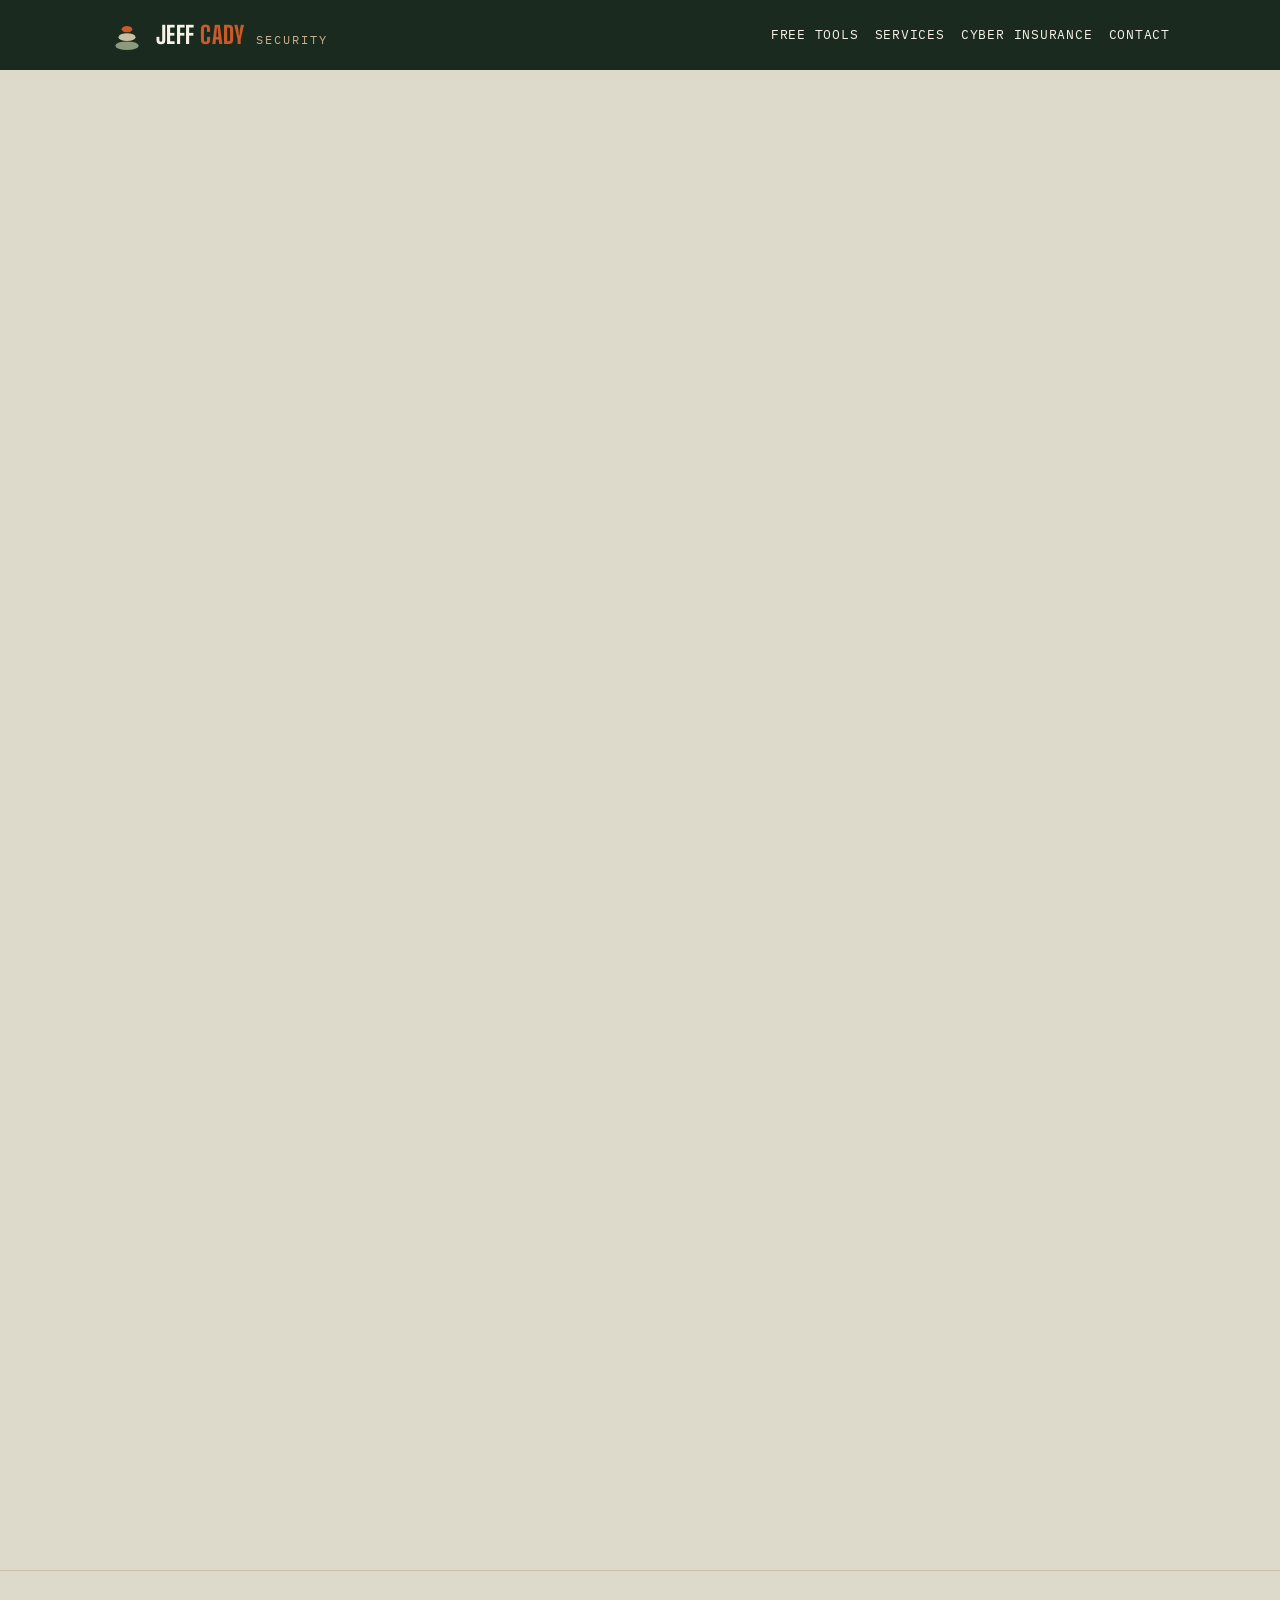
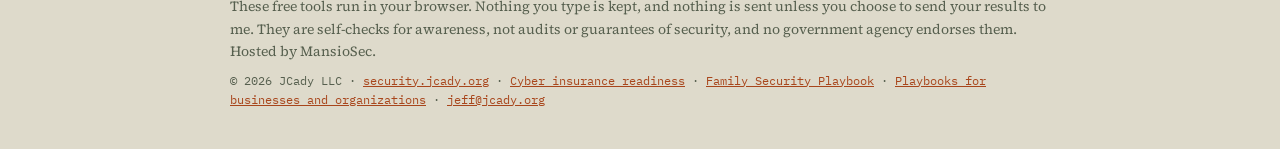
<file: office-checkup.html>
<!DOCTYPE html>
<html lang="en">
<head>
<meta charset="UTF-8">
<meta name="viewport" content="width=device-width, initial-scale=1, viewport-fit=cover">
<title>Small Office Security Checkup — Jeff Cady Security</title>
<link rel="icon" href="favicon.svg" type="image/svg+xml">
<meta name="description" content="Twenty plain questions for a church office, nonprofit, HOA board or small business, with a score, a fix list and a one-page board summary.">
<link rel="preconnect" href="https://fonts.googleapis.com">
<link rel="preconnect" href="https://fonts.gstatic.com" crossorigin>
<link href="https://fonts.googleapis.com/css2?family=Big+Shoulders+Display:wght@700;800&family=Source+Serif+4:ital,opsz,wght@0,8..60,400;0,8..60,600;1,8..60,400&family=IBM+Plex+Mono:wght@400;500;600&display=swap" rel="stylesheet">
<style>
:root{
  --paper:#DEDACB;--paper-2:#F1EEE1;--ink:#232922;--ink-soft:#565f4e;--pine:#1B2A1F;--pine-2:#25372A;
  --line:#A79C82;--line-soft:#c9c0a7;--accent:#CB5A28;--accent-ink:#A8461C;--cream:#F7F2E7;--dim:#c8b190;
  --yes:#3f6b43;--part:#b07a1f;--no:#9b2d1c;--unk:#6b6b6b;--radius:2px;
  box-sizing:border-box;padding-top:env(safe-area-inset-top,0px);padding-bottom:env(safe-area-inset-bottom,0px);
}
@media (prefers-color-scheme:dark){:root:not([data-theme="light"]){--paper:#1f2620;--paper-2:#28302a;--ink:#ece7da;--ink-soft:#b7b19f;--line:#5c5a4c;--line-soft:#3d433b;--accent-ink:#E58A5E}}
:root[data-theme="dark"]{--paper:#1f2620;--paper-2:#28302a;--ink:#ece7da;--ink-soft:#b7b19f;--line:#5c5a4c;--line-soft:#3d433b;--accent-ink:#E58A5E}
html{scroll-padding-top:calc(env(safe-area-inset-top,0px) + 20px)}
*,*::before,*::after{box-sizing:border-box}
body{margin:0;background:var(--paper);color:var(--ink);font-family:'Source Serif 4',Georgia,serif;font-size:17px;line-height:1.6}
h1,h2,h3{font-family:'Big Shoulders Display','Arial Narrow',sans-serif;text-transform:uppercase;letter-spacing:.02em;margin:0;line-height:1}
a{color:var(--accent-ink)}
.wrap{max-width:860px;margin:0 auto;padding:0 20px}
header.hero{background:var(--pine);color:var(--cream);padding:30px 0 40px}
.brand{display:flex;align-items:baseline;gap:12px;text-decoration:none;color:var(--cream);margin-bottom:40px}
.brand b{font-family:'Big Shoulders Display',sans-serif;font-size:24px;font-weight:800;letter-spacing:.02em;text-transform:uppercase}
.brand b em{font-style:normal;color:var(--accent)}
.brand span{font-family:'IBM Plex Mono',monospace;font-size:11.5px;letter-spacing:.17em;text-transform:uppercase;color:var(--dim)}
  .brand img.mark{align-self:center;width:34px;height:34px;flex:none;}
.eyebrow{font-family:'IBM Plex Mono',monospace;font-size:12px;letter-spacing:.17em;text-transform:uppercase;color:var(--dim);display:flex;align-items:center;gap:10px}
.eyebrow::before{content:"";width:26px;height:1px;background:var(--dim)}
header.hero h1{font-size:clamp(40px,8vw,72px);font-weight:800;margin-top:14px;color:var(--cream);line-height:.95}
header.hero h1 em{font-style:normal;color:var(--accent)}
header.hero p{margin:18px 0 0;color:#d9d2c0;max-width:60ch;font-size:18px}
.meta-row{display:flex;flex-wrap:wrap;gap:8px 22px;margin-top:22px;font-family:'IBM Plex Mono',monospace;font-size:12px;letter-spacing:.06em;text-transform:uppercase;color:var(--dim)}
main{padding:32px 0 60px}
.panel{background:var(--paper-2);border:1px solid var(--line-soft);border-radius:var(--radius);padding:24px;margin-bottom:22px}
.panel h2{font-size:30px;font-weight:800;margin-bottom:8px}
.sub{font-style:italic;color:var(--ink-soft);font-size:16px;margin:0 0 18px}
.grid2{display:grid;grid-template-columns:1fr 1fr;gap:14px 16px}
@media (max-width:620px){.grid2{grid-template-columns:1fr}}
label.f{display:flex;flex-direction:column;gap:6px;font-family:'IBM Plex Mono',monospace;font-size:11px;letter-spacing:.07em;text-transform:uppercase;color:var(--ink-soft)}
input[type=text],input[type=email],select,textarea{font:inherit;font-family:'Source Serif 4',Georgia,serif;font-size:16px;text-transform:none;letter-spacing:0;color:var(--ink);background:var(--paper);border:1px solid var(--line);border-radius:var(--radius);padding:10px 12px;min-height:46px;width:100%}
textarea{min-height:90px;resize:vertical}
input:focus,select:focus,textarea:focus,button:focus-visible,a:focus-visible{outline:2px solid var(--accent);outline-offset:2px}
.seg{display:flex;flex-wrap:wrap;gap:6px}
.seg button{min-height:46px;padding:0 16px;font-family:'IBM Plex Mono',monospace;font-size:12.5px;letter-spacing:.05em;text-transform:uppercase;background:transparent;border:1px solid var(--line);color:var(--ink);border-radius:var(--radius);cursor:pointer}
.seg button.on{background:var(--pine-2);border-color:var(--pine-2);color:var(--cream)}
@media (prefers-color-scheme:dark){:root:not([data-theme="light"]) .seg button.on{background:var(--cream);color:var(--pine);border-color:var(--cream)}}
.btn{display:inline-flex;align-items:center;justify-content:center;gap:8px;min-height:50px;padding:0 24px;font-family:'IBM Plex Mono',monospace;font-size:13px;letter-spacing:.06em;text-transform:uppercase;border-radius:var(--radius);border:1px solid transparent;cursor:pointer;background:var(--accent);color:#fff;text-decoration:none}
.btn:hover{filter:brightness(.93)}
.btn.ghost{background:transparent;border-color:var(--line);color:var(--ink)}
.btn:disabled{opacity:.5;cursor:not-allowed}
.btn-row{display:flex;gap:12px;flex-wrap:wrap;margin-top:22px}
.privacy{font-size:14.5px;color:var(--ink-soft);border-left:3px solid var(--accent);padding:4px 0 4px 14px;margin:18px 0 0}
/* progress */
.progress{display:flex;gap:4px;margin-bottom:18px}
.progress i{flex:1;height:6px;background:var(--line-soft);border-radius:1px}
.progress i.done{background:var(--pine-2)}.progress i.cur{background:var(--accent)}
@media (prefers-color-scheme:dark){:root:not([data-theme="light"]) .progress i.done{background:#9fb59c}}
.step-label{font-family:'IBM Plex Mono',monospace;font-size:12px;letter-spacing:.1em;text-transform:uppercase;color:var(--ink-soft);margin-bottom:6px}
.q{border-top:1px solid var(--line-soft);padding:20px 0}
.q:first-of-type{border-top:none;padding-top:6px}
.q .qt{font-size:18px;margin:0 0 12px;font-weight:600}
.q .qh{font-size:15px;color:var(--ink-soft);margin:-6px 0 12px;font-style:italic}
.q .seg button.on[data-v="2"]{background:var(--yes);border-color:var(--yes);color:#fff}
.q .seg button.on[data-v="1"]{background:var(--part);border-color:var(--part);color:#fff}
.q .seg button.on[data-v="0"]{background:var(--no);border-color:var(--no);color:#fff}
.q .seg button.on[data-v="u"]{background:var(--unk);border-color:var(--unk);color:#fff}
.hidden{display:none!important}
/* results */
.score-card{background:var(--pine);color:var(--cream);border-radius:var(--radius);padding:28px;display:grid;grid-template-columns:auto 1fr;gap:28px;align-items:center;margin-bottom:22px}
@media (max-width:620px){.score-card{grid-template-columns:1fr;text-align:left}}
.big{font-family:'Big Shoulders Display',sans-serif;font-weight:800;font-size:110px;line-height:.85;color:var(--cream)}
.big small{font-size:36px;color:var(--dim)}
.tier{display:inline-block;font-family:'IBM Plex Mono',monospace;font-size:12.5px;letter-spacing:.1em;text-transform:uppercase;padding:6px 12px;border-radius:2px;color:#fff;margin-bottom:10px}
.score-card p{margin:0;color:#d9d2c0}
.radar-wrap{display:grid;grid-template-columns:1fr 1fr;gap:24px;align-items:center}
@media (max-width:680px){.radar-wrap{grid-template-columns:1fr}}
.radar-wrap svg{width:100%;height:auto;max-width:360px;margin:0 auto;display:block}
.fbar{margin-bottom:12px}
.fbar .lbl{display:flex;justify-content:space-between;font-family:'IBM Plex Mono',monospace;font-size:12px;letter-spacing:.05em;text-transform:uppercase;color:var(--ink-soft);margin-bottom:4px}
.fbar .track{height:12px;background:var(--line-soft);border-radius:1px;overflow:hidden}
.fbar .track i{display:block;height:100%}
.prio{border-top:1px solid var(--line-soft);padding:18px 0;display:grid;grid-template-columns:44px 1fr;gap:14px}
.prio:first-of-type{border-top:none}
.prio .n{font-family:'Big Shoulders Display',sans-serif;font-weight:800;font-size:40px;line-height:1;color:var(--accent)}
.prio h3{font-size:21px;font-weight:700;letter-spacing:.03em;margin-bottom:6px}
.prio .tag{font-family:'IBM Plex Mono',monospace;font-size:11px;letter-spacing:.06em;text-transform:uppercase;color:var(--ink-soft);margin-bottom:8px}
.prio p{margin:0 0 6px;font-size:16px}
.prio p b{font-family:'IBM Plex Mono',monospace;font-size:11.5px;letter-spacing:.06em;text-transform:uppercase;color:var(--ink-soft);font-weight:600;margin-right:6px}
.guide{display:inline-flex;align-items:center;gap:4px;min-height:44px;font-family:'IBM Plex Mono',monospace;font-size:13px;font-weight:600;letter-spacing:.04em;text-transform:uppercase;color:var(--accent-ink);text-decoration:underline;text-decoration-thickness:2px;text-underline-offset:4px}
.ans{display:grid;grid-template-columns:1fr auto;gap:10px;align-items:start;padding:10px 0;border-top:1px solid var(--line-soft);font-size:15.5px}
.ans .pill{font-family:'IBM Plex Mono',monospace;font-size:11px;letter-spacing:.06em;text-transform:uppercase;color:#fff;padding:4px 9px;border-radius:2px;white-space:nowrap}
.fn-h{font-family:'IBM Plex Mono',monospace;font-size:12px;letter-spacing:.12em;text-transform:uppercase;color:var(--accent-ink);margin:20px 0 4px}
.cta{background:var(--pine);color:var(--cream);border-radius:var(--radius);padding:28px;margin-bottom:22px}
.cta h2{color:var(--cream);font-size:32px}
.cta p{color:#d9d2c0}
.cta label.f{color:var(--dim)}
.cta input,.cta textarea{background:rgba(247,242,231,.06);border-color:rgba(247,242,231,.3);color:var(--cream)}
.cta .check{display:flex;gap:10px;align-items:flex-start;font-size:15px;color:#d9d2c0;margin-top:14px}
.cta .check input{width:22px;height:22px;margin-top:2px;accent-color:var(--accent);flex-shrink:0}
.msg{font-family:'IBM Plex Mono',monospace;font-size:13px;margin-top:14px;min-height:1em}
.keep{background:var(--paper-2);border:2px solid var(--accent);border-radius:var(--radius);padding:22px 24px;margin-bottom:22px;display:flex;gap:22px;align-items:center;justify-content:space-between}
.keep h2{font-size:26px;font-weight:800;margin-bottom:8px}
.keep p{margin:0;font-size:16px;color:var(--ink-soft);max-width:60ch}
.keep .btn{flex-shrink:0}
@media (max-width:680px){.keep{flex-direction:column;align-items:flex-start}}
.asked{display:flex;flex-wrap:wrap;gap:6px;align-items:center;margin:4px 0 6px;font-size:12.5px}
.asked b{font-family:'IBM Plex Mono',monospace;font-size:11px;letter-spacing:.06em;text-transform:uppercase;color:var(--ink-soft);font-weight:600;margin-right:4px}
.asked span{font-family:'IBM Plex Mono',monospace;font-size:11px;padding:3px 8px;border:1px solid var(--line);border-radius:2px;color:var(--ink)}
.roi-grid{display:grid;grid-template-columns:repeat(4,1fr);gap:12px 14px;margin-bottom:14px;align-items:end}
@media (max-width:760px){.roi-grid{grid-template-columns:1fr 1fr}}
@media (max-width:460px){.roi-grid{grid-template-columns:1fr}}
.roi-cards{display:grid;grid-template-columns:repeat(auto-fit,minmax(170px,1fr));gap:10px;margin-bottom:12px}
.roi-card{background:var(--paper);border:1px solid var(--line-soft);border-left:4px solid var(--accent);padding:12px 14px}
.roi-card b{display:block;font-family:'Big Shoulders Display',sans-serif;font-size:30px;line-height:1.05}
.roi-card span{font-size:13.5px;color:var(--ink-soft)}
.roi-note{font-size:13px;font-style:italic;color:var(--ink-soft);margin:0}
footer.foot{border-top:1px solid var(--line-soft);padding:24px 0 40px;font-size:14px;color:var(--ink-soft)}
footer.foot .mono{font-family:'IBM Plex Mono',monospace;font-size:12px}

/* pages that show a MansioSec-hosted free tool in Jeff Cady Security's name */
.bar{background:var(--pine);color:var(--cream);padding:16px 0}.bar .wrap{display:flex;justify-content:space-between;align-items:center;gap:14px;flex-wrap:wrap;max-width:1100px}
.bar .brand{margin:0}.bar nav{display:flex;gap:16px;flex-wrap:wrap;font-family:'IBM Plex Mono',monospace;font-size:13px;letter-spacing:.06em;text-transform:uppercase}.bar nav a{color:var(--cream);text-decoration:none}.bar nav a:hover{text-decoration:underline}
.toolframe{display:block;width:100%;border:0;min-height:900px;background:var(--paper)}
.tools-grid{display:grid;grid-template-columns:repeat(auto-fill,minmax(250px,1fr));gap:14px;margin:22px 0}.tcard{display:flex;flex-direction:column;background:var(--paper-2);border:1px solid var(--line-soft);border-left:4px solid var(--accent);padding:16px;color:inherit;text-decoration:none}
.tcard b{font-family:'Big Shoulders Display','Arial Narrow',sans-serif;font-size:22px;text-transform:uppercase;letter-spacing:.02em}.tcard span{color:var(--ink-soft);margin:6px 0 10px;flex:1;font-size:16px}.tcard i{font-style:normal;font-family:'IBM Plex Mono',monospace;font-size:12px;text-transform:uppercase;letter-spacing:.06em;color:var(--accent-ink)}
.tcard:hover,.tcard:focus-visible{box-shadow:0 2px 0 var(--accent)}
</style>
</head>
<body>
<header class="bar"><div class="wrap">
  <a class="brand" href="index.html"><img class="mark" src="cairn.svg" alt="" width="34" height="34"><b>Jeff <em>Cady</em></b><span>Security</span></a>
  <nav aria-label="Main"><a href="tools.html">Free tools</a><a href="index.html#services">Services</a><a href="insurance.html">Cyber insurance</a><a href="index.html#contact">Contact</a></nav>
</div></header>

<main style="margin:0;padding:0">
<iframe class="toolframe" src="https://www.mansiosec.com/t/jcady-llc-01/checkup" title="Small Office Security Checkup from Jeff Cady Security" data-mansiosec-embed style="min-height:1500px"></iframe>
</main>

<footer class="foot"><div class="wrap">
  <p style="margin:0 0 8px">These free tools run in your browser. Nothing you type is kept, and nothing is sent unless you choose to send your results to me. They are self-checks for awareness, not audits or guarantees of security, and no government agency endorses them. Hosted by MansioSec.</p>
  <p class="mono" style="margin:0">© 2026 JCady LLC · <a href="https://security.jcady.org/">security.jcady.org</a> · <a href="insurance.html">Cyber insurance readiness</a> · <a href="https://familysecurityplaybook.com/">Family Security Playbook</a> · <a href="https://business.familysecurityplaybook.com/">Playbooks for businesses and organizations</a> · <a href="mailto:jeff@jcady.org">jeff@jcady.org</a></p>
</div></footer>

<script src="https://www.mansiosec.com/embed.js" async></script>
<script data-goatcounter="https://jcady.goatcounter.com/count" async src="//gc.zgo.at/count.js"></script>
</body>
</html>
</file>
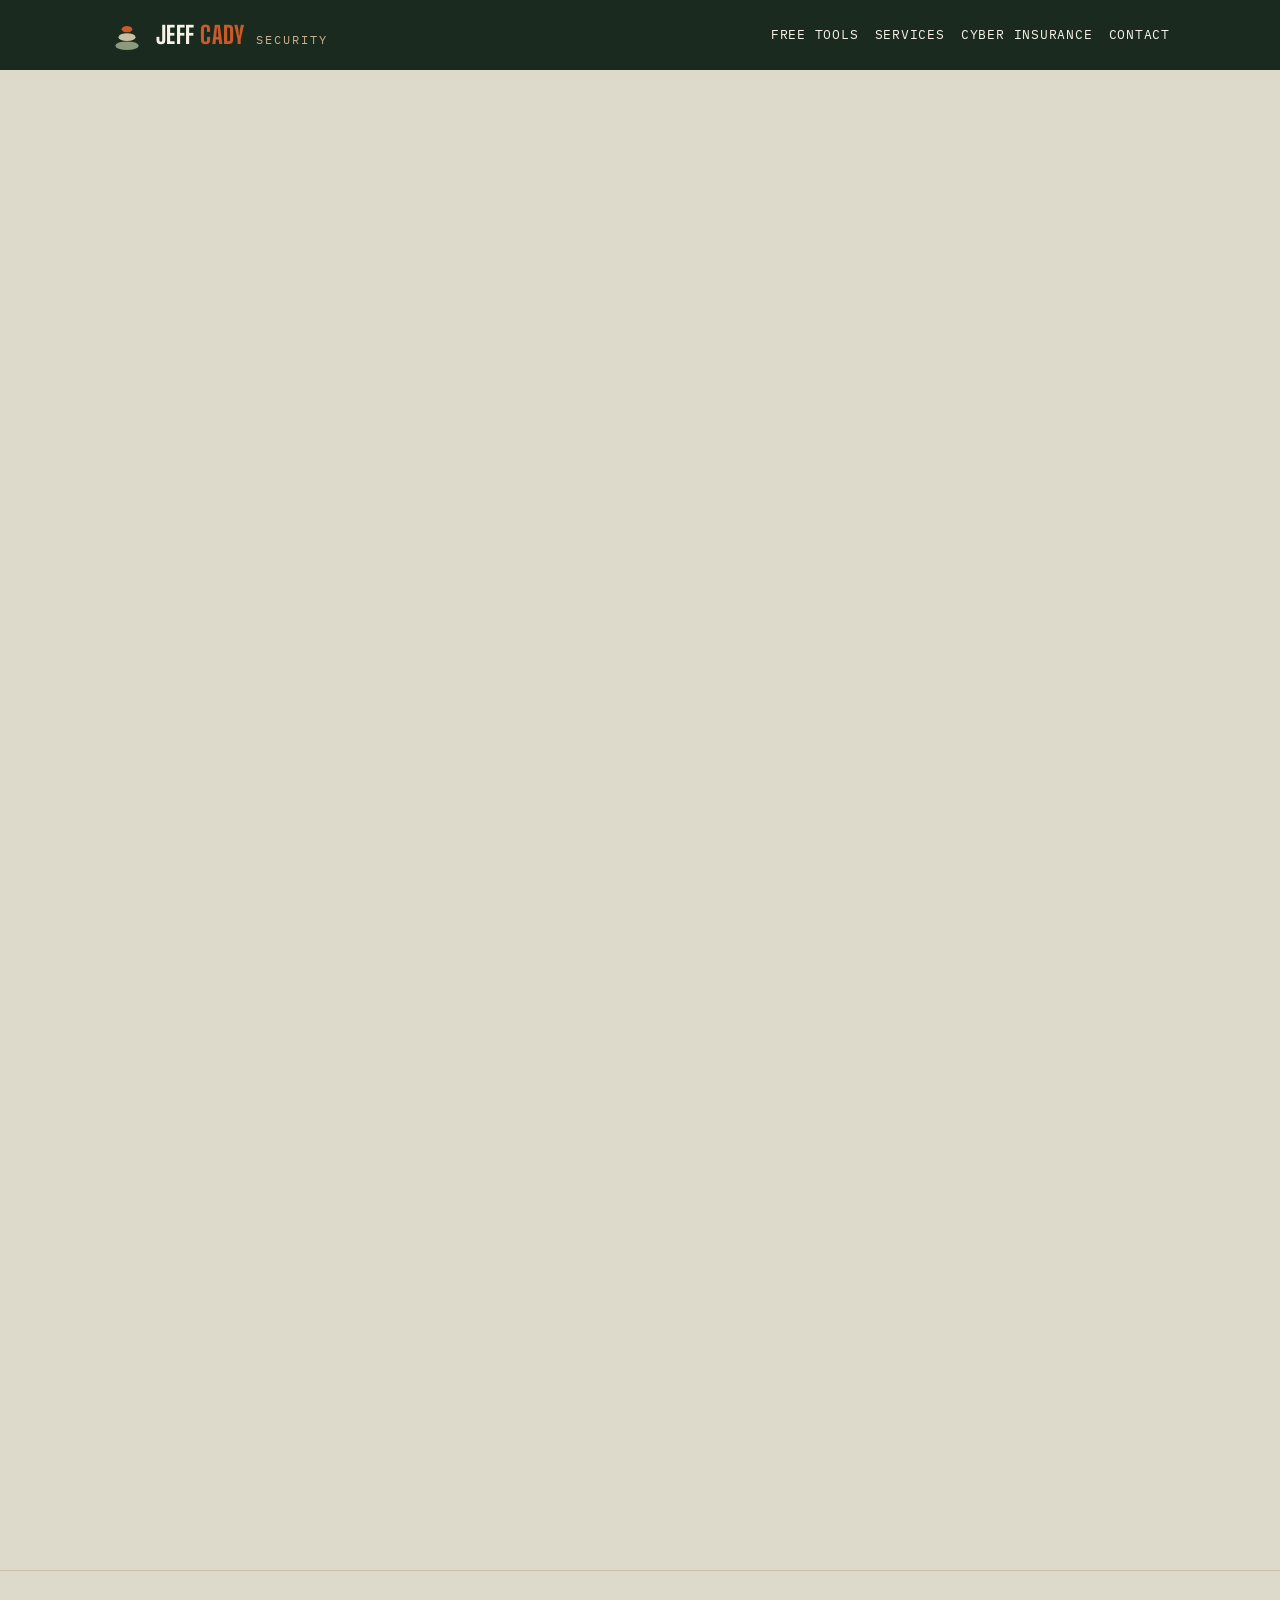
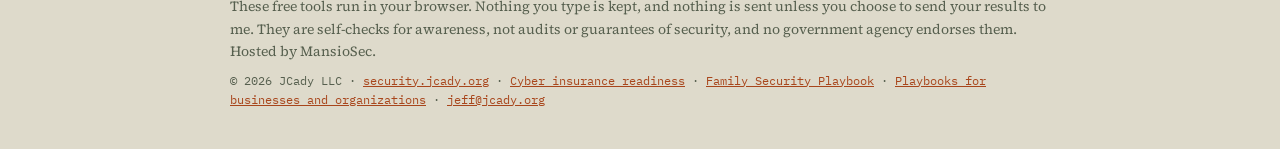
<file: office-drill.html>
<!DOCTYPE html>
<html lang="en">
<head>
<meta charset="UTF-8">
<meta name="viewport" content="width=device-width, initial-scale=1, viewport-fit=cover">
<title>Office scam drill — Jeff Cady Security</title>
<link rel="icon" href="favicon.svg" type="image/svg+xml">
<meta name="description" content="A free 15-minute staff drill for a small office: six scripted calls about fake invoices, changed bank details, gift cards for the boss and payroll changes.">
<link rel="preconnect" href="https://fonts.googleapis.com">
<link rel="preconnect" href="https://fonts.gstatic.com" crossorigin>
<link href="https://fonts.googleapis.com/css2?family=Big+Shoulders+Display:wght@700;800&family=Source+Serif+4:ital,opsz,wght@0,8..60,400;0,8..60,600;1,8..60,400&family=IBM+Plex+Mono:wght@400;500;600&display=swap" rel="stylesheet">
<style>
:root{
  --paper:#DEDACB;--paper-2:#F1EEE1;--ink:#232922;--ink-soft:#565f4e;--pine:#1B2A1F;--pine-2:#25372A;
  --line:#A79C82;--line-soft:#c9c0a7;--accent:#CB5A28;--accent-ink:#A8461C;--cream:#F7F2E7;--dim:#c8b190;
  --yes:#3f6b43;--part:#b07a1f;--no:#9b2d1c;--unk:#6b6b6b;--radius:2px;
  box-sizing:border-box;padding-top:env(safe-area-inset-top,0px);padding-bottom:env(safe-area-inset-bottom,0px);
}
@media (prefers-color-scheme:dark){:root:not([data-theme="light"]){--paper:#1f2620;--paper-2:#28302a;--ink:#ece7da;--ink-soft:#b7b19f;--line:#5c5a4c;--line-soft:#3d433b;--accent-ink:#E58A5E}}
:root[data-theme="dark"]{--paper:#1f2620;--paper-2:#28302a;--ink:#ece7da;--ink-soft:#b7b19f;--line:#5c5a4c;--line-soft:#3d433b;--accent-ink:#E58A5E}
html{scroll-padding-top:calc(env(safe-area-inset-top,0px) + 20px)}
*,*::before,*::after{box-sizing:border-box}
body{margin:0;background:var(--paper);color:var(--ink);font-family:'Source Serif 4',Georgia,serif;font-size:17px;line-height:1.6}
h1,h2,h3{font-family:'Big Shoulders Display','Arial Narrow',sans-serif;text-transform:uppercase;letter-spacing:.02em;margin:0;line-height:1}
a{color:var(--accent-ink)}
.wrap{max-width:860px;margin:0 auto;padding:0 20px}
header.hero{background:var(--pine);color:var(--cream);padding:30px 0 40px}
.brand{display:flex;align-items:baseline;gap:12px;text-decoration:none;color:var(--cream);margin-bottom:40px}
.brand b{font-family:'Big Shoulders Display',sans-serif;font-size:24px;font-weight:800;letter-spacing:.02em;text-transform:uppercase}
.brand b em{font-style:normal;color:var(--accent)}
.brand span{font-family:'IBM Plex Mono',monospace;font-size:11.5px;letter-spacing:.17em;text-transform:uppercase;color:var(--dim)}
  .brand img.mark{align-self:center;width:34px;height:34px;flex:none;}
.eyebrow{font-family:'IBM Plex Mono',monospace;font-size:12px;letter-spacing:.17em;text-transform:uppercase;color:var(--dim);display:flex;align-items:center;gap:10px}
.eyebrow::before{content:"";width:26px;height:1px;background:var(--dim)}
header.hero h1{font-size:clamp(40px,8vw,72px);font-weight:800;margin-top:14px;color:var(--cream);line-height:.95}
header.hero h1 em{font-style:normal;color:var(--accent)}
header.hero p{margin:18px 0 0;color:#d9d2c0;max-width:60ch;font-size:18px}
.meta-row{display:flex;flex-wrap:wrap;gap:8px 22px;margin-top:22px;font-family:'IBM Plex Mono',monospace;font-size:12px;letter-spacing:.06em;text-transform:uppercase;color:var(--dim)}
main{padding:32px 0 60px}
.panel{background:var(--paper-2);border:1px solid var(--line-soft);border-radius:var(--radius);padding:24px;margin-bottom:22px}
.panel h2{font-size:30px;font-weight:800;margin-bottom:8px}
.sub{font-style:italic;color:var(--ink-soft);font-size:16px;margin:0 0 18px}
.grid2{display:grid;grid-template-columns:1fr 1fr;gap:14px 16px}
@media (max-width:620px){.grid2{grid-template-columns:1fr}}
label.f{display:flex;flex-direction:column;gap:6px;font-family:'IBM Plex Mono',monospace;font-size:11px;letter-spacing:.07em;text-transform:uppercase;color:var(--ink-soft)}
input[type=text],input[type=email],select,textarea{font:inherit;font-family:'Source Serif 4',Georgia,serif;font-size:16px;text-transform:none;letter-spacing:0;color:var(--ink);background:var(--paper);border:1px solid var(--line);border-radius:var(--radius);padding:10px 12px;min-height:46px;width:100%}
textarea{min-height:90px;resize:vertical}
input:focus,select:focus,textarea:focus,button:focus-visible,a:focus-visible{outline:2px solid var(--accent);outline-offset:2px}
.seg{display:flex;flex-wrap:wrap;gap:6px}
.seg button{min-height:46px;padding:0 16px;font-family:'IBM Plex Mono',monospace;font-size:12.5px;letter-spacing:.05em;text-transform:uppercase;background:transparent;border:1px solid var(--line);color:var(--ink);border-radius:var(--radius);cursor:pointer}
.seg button.on{background:var(--pine-2);border-color:var(--pine-2);color:var(--cream)}
@media (prefers-color-scheme:dark){:root:not([data-theme="light"]) .seg button.on{background:var(--cream);color:var(--pine);border-color:var(--cream)}}
.btn{display:inline-flex;align-items:center;justify-content:center;gap:8px;min-height:50px;padding:0 24px;font-family:'IBM Plex Mono',monospace;font-size:13px;letter-spacing:.06em;text-transform:uppercase;border-radius:var(--radius);border:1px solid transparent;cursor:pointer;background:var(--accent);color:#fff;text-decoration:none}
.btn:hover{filter:brightness(.93)}
.btn.ghost{background:transparent;border-color:var(--line);color:var(--ink)}
.btn:disabled{opacity:.5;cursor:not-allowed}
.btn-row{display:flex;gap:12px;flex-wrap:wrap;margin-top:22px}
.privacy{font-size:14.5px;color:var(--ink-soft);border-left:3px solid var(--accent);padding:4px 0 4px 14px;margin:18px 0 0}
/* progress */
.progress{display:flex;gap:4px;margin-bottom:18px}
.progress i{flex:1;height:6px;background:var(--line-soft);border-radius:1px}
.progress i.done{background:var(--pine-2)}.progress i.cur{background:var(--accent)}
@media (prefers-color-scheme:dark){:root:not([data-theme="light"]) .progress i.done{background:#9fb59c}}
.step-label{font-family:'IBM Plex Mono',monospace;font-size:12px;letter-spacing:.1em;text-transform:uppercase;color:var(--ink-soft);margin-bottom:6px}
.q{border-top:1px solid var(--line-soft);padding:20px 0}
.q:first-of-type{border-top:none;padding-top:6px}
.q .qt{font-size:18px;margin:0 0 12px;font-weight:600}
.q .qh{font-size:15px;color:var(--ink-soft);margin:-6px 0 12px;font-style:italic}
.q .seg button.on[data-v="2"]{background:var(--yes);border-color:var(--yes);color:#fff}
.q .seg button.on[data-v="1"]{background:var(--part);border-color:var(--part);color:#fff}
.q .seg button.on[data-v="0"]{background:var(--no);border-color:var(--no);color:#fff}
.q .seg button.on[data-v="u"]{background:var(--unk);border-color:var(--unk);color:#fff}
.hidden{display:none!important}
/* results */
.score-card{background:var(--pine);color:var(--cream);border-radius:var(--radius);padding:28px;display:grid;grid-template-columns:auto 1fr;gap:28px;align-items:center;margin-bottom:22px}
@media (max-width:620px){.score-card{grid-template-columns:1fr;text-align:left}}
.big{font-family:'Big Shoulders Display',sans-serif;font-weight:800;font-size:110px;line-height:.85;color:var(--cream)}
.big small{font-size:36px;color:var(--dim)}
.tier{display:inline-block;font-family:'IBM Plex Mono',monospace;font-size:12.5px;letter-spacing:.1em;text-transform:uppercase;padding:6px 12px;border-radius:2px;color:#fff;margin-bottom:10px}
.score-card p{margin:0;color:#d9d2c0}
.radar-wrap{display:grid;grid-template-columns:1fr 1fr;gap:24px;align-items:center}
@media (max-width:680px){.radar-wrap{grid-template-columns:1fr}}
.radar-wrap svg{width:100%;height:auto;max-width:360px;margin:0 auto;display:block}
.fbar{margin-bottom:12px}
.fbar .lbl{display:flex;justify-content:space-between;font-family:'IBM Plex Mono',monospace;font-size:12px;letter-spacing:.05em;text-transform:uppercase;color:var(--ink-soft);margin-bottom:4px}
.fbar .track{height:12px;background:var(--line-soft);border-radius:1px;overflow:hidden}
.fbar .track i{display:block;height:100%}
.prio{border-top:1px solid var(--line-soft);padding:18px 0;display:grid;grid-template-columns:44px 1fr;gap:14px}
.prio:first-of-type{border-top:none}
.prio .n{font-family:'Big Shoulders Display',sans-serif;font-weight:800;font-size:40px;line-height:1;color:var(--accent)}
.prio h3{font-size:21px;font-weight:700;letter-spacing:.03em;margin-bottom:6px}
.prio .tag{font-family:'IBM Plex Mono',monospace;font-size:11px;letter-spacing:.06em;text-transform:uppercase;color:var(--ink-soft);margin-bottom:8px}
.prio p{margin:0 0 6px;font-size:16px}
.prio p b{font-family:'IBM Plex Mono',monospace;font-size:11.5px;letter-spacing:.06em;text-transform:uppercase;color:var(--ink-soft);font-weight:600;margin-right:6px}
.guide{display:inline-flex;align-items:center;gap:4px;min-height:44px;font-family:'IBM Plex Mono',monospace;font-size:13px;font-weight:600;letter-spacing:.04em;text-transform:uppercase;color:var(--accent-ink);text-decoration:underline;text-decoration-thickness:2px;text-underline-offset:4px}
.ans{display:grid;grid-template-columns:1fr auto;gap:10px;align-items:start;padding:10px 0;border-top:1px solid var(--line-soft);font-size:15.5px}
.ans .pill{font-family:'IBM Plex Mono',monospace;font-size:11px;letter-spacing:.06em;text-transform:uppercase;color:#fff;padding:4px 9px;border-radius:2px;white-space:nowrap}
.fn-h{font-family:'IBM Plex Mono',monospace;font-size:12px;letter-spacing:.12em;text-transform:uppercase;color:var(--accent-ink);margin:20px 0 4px}
.cta{background:var(--pine);color:var(--cream);border-radius:var(--radius);padding:28px;margin-bottom:22px}
.cta h2{color:var(--cream);font-size:32px}
.cta p{color:#d9d2c0}
.cta label.f{color:var(--dim)}
.cta input,.cta textarea{background:rgba(247,242,231,.06);border-color:rgba(247,242,231,.3);color:var(--cream)}
.cta .check{display:flex;gap:10px;align-items:flex-start;font-size:15px;color:#d9d2c0;margin-top:14px}
.cta .check input{width:22px;height:22px;margin-top:2px;accent-color:var(--accent);flex-shrink:0}
.msg{font-family:'IBM Plex Mono',monospace;font-size:13px;margin-top:14px;min-height:1em}
.keep{background:var(--paper-2);border:2px solid var(--accent);border-radius:var(--radius);padding:22px 24px;margin-bottom:22px;display:flex;gap:22px;align-items:center;justify-content:space-between}
.keep h2{font-size:26px;font-weight:800;margin-bottom:8px}
.keep p{margin:0;font-size:16px;color:var(--ink-soft);max-width:60ch}
.keep .btn{flex-shrink:0}
@media (max-width:680px){.keep{flex-direction:column;align-items:flex-start}}
.asked{display:flex;flex-wrap:wrap;gap:6px;align-items:center;margin:4px 0 6px;font-size:12.5px}
.asked b{font-family:'IBM Plex Mono',monospace;font-size:11px;letter-spacing:.06em;text-transform:uppercase;color:var(--ink-soft);font-weight:600;margin-right:4px}
.asked span{font-family:'IBM Plex Mono',monospace;font-size:11px;padding:3px 8px;border:1px solid var(--line);border-radius:2px;color:var(--ink)}
.roi-grid{display:grid;grid-template-columns:repeat(4,1fr);gap:12px 14px;margin-bottom:14px;align-items:end}
@media (max-width:760px){.roi-grid{grid-template-columns:1fr 1fr}}
@media (max-width:460px){.roi-grid{grid-template-columns:1fr}}
.roi-cards{display:grid;grid-template-columns:repeat(auto-fit,minmax(170px,1fr));gap:10px;margin-bottom:12px}
.roi-card{background:var(--paper);border:1px solid var(--line-soft);border-left:4px solid var(--accent);padding:12px 14px}
.roi-card b{display:block;font-family:'Big Shoulders Display',sans-serif;font-size:30px;line-height:1.05}
.roi-card span{font-size:13.5px;color:var(--ink-soft)}
.roi-note{font-size:13px;font-style:italic;color:var(--ink-soft);margin:0}
footer.foot{border-top:1px solid var(--line-soft);padding:24px 0 40px;font-size:14px;color:var(--ink-soft)}
footer.foot .mono{font-family:'IBM Plex Mono',monospace;font-size:12px}

/* pages that show a MansioSec-hosted free tool in Jeff Cady Security's name */
.bar{background:var(--pine);color:var(--cream);padding:16px 0}.bar .wrap{display:flex;justify-content:space-between;align-items:center;gap:14px;flex-wrap:wrap;max-width:1100px}
.bar .brand{margin:0}.bar nav{display:flex;gap:16px;flex-wrap:wrap;font-family:'IBM Plex Mono',monospace;font-size:13px;letter-spacing:.06em;text-transform:uppercase}.bar nav a{color:var(--cream);text-decoration:none}.bar nav a:hover{text-decoration:underline}
.toolframe{display:block;width:100%;border:0;min-height:900px;background:var(--paper)}
.tools-grid{display:grid;grid-template-columns:repeat(auto-fill,minmax(250px,1fr));gap:14px;margin:22px 0}.tcard{display:flex;flex-direction:column;background:var(--paper-2);border:1px solid var(--line-soft);border-left:4px solid var(--accent);padding:16px;color:inherit;text-decoration:none}
.tcard b{font-family:'Big Shoulders Display','Arial Narrow',sans-serif;font-size:22px;text-transform:uppercase;letter-spacing:.02em}.tcard span{color:var(--ink-soft);margin:6px 0 10px;flex:1;font-size:16px}.tcard i{font-style:normal;font-family:'IBM Plex Mono',monospace;font-size:12px;text-transform:uppercase;letter-spacing:.06em;color:var(--accent-ink)}
.tcard:hover,.tcard:focus-visible{box-shadow:0 2px 0 var(--accent)}
</style>
</head>
<body>
<header class="bar"><div class="wrap">
  <a class="brand" href="index.html"><img class="mark" src="cairn.svg" alt="" width="34" height="34"><b>Jeff <em>Cady</em></b><span>Security</span></a>
  <nav aria-label="Main"><a href="tools.html">Free tools</a><a href="index.html#services">Services</a><a href="insurance.html">Cyber insurance</a><a href="index.html#contact">Contact</a></nav>
</div></header>

<main style="margin:0;padding:0">
<iframe class="toolframe" src="https://www.mansiosec.com/t/jcady-llc-01/office-drill" title="Office scam drill from Jeff Cady Security" data-mansiosec-embed style="min-height:1500px"></iframe>
</main>

<footer class="foot"><div class="wrap">
  <p style="margin:0 0 8px">These free tools run in your browser. Nothing you type is kept, and nothing is sent unless you choose to send your results to me. They are self-checks for awareness, not audits or guarantees of security, and no government agency endorses them. Hosted by MansioSec.</p>
  <p class="mono" style="margin:0">© 2026 JCady LLC · <a href="https://security.jcady.org/">security.jcady.org</a> · <a href="insurance.html">Cyber insurance readiness</a> · <a href="https://familysecurityplaybook.com/">Family Security Playbook</a> · <a href="https://business.familysecurityplaybook.com/">Playbooks for businesses and organizations</a> · <a href="mailto:jeff@jcady.org">jeff@jcady.org</a></p>
</div></footer>

<script src="https://www.mansiosec.com/embed.js" async></script>
<script data-goatcounter="https://jcady.goatcounter.com/count" async src="//gc.zgo.at/count.js"></script>
</body>
</html>
</file>
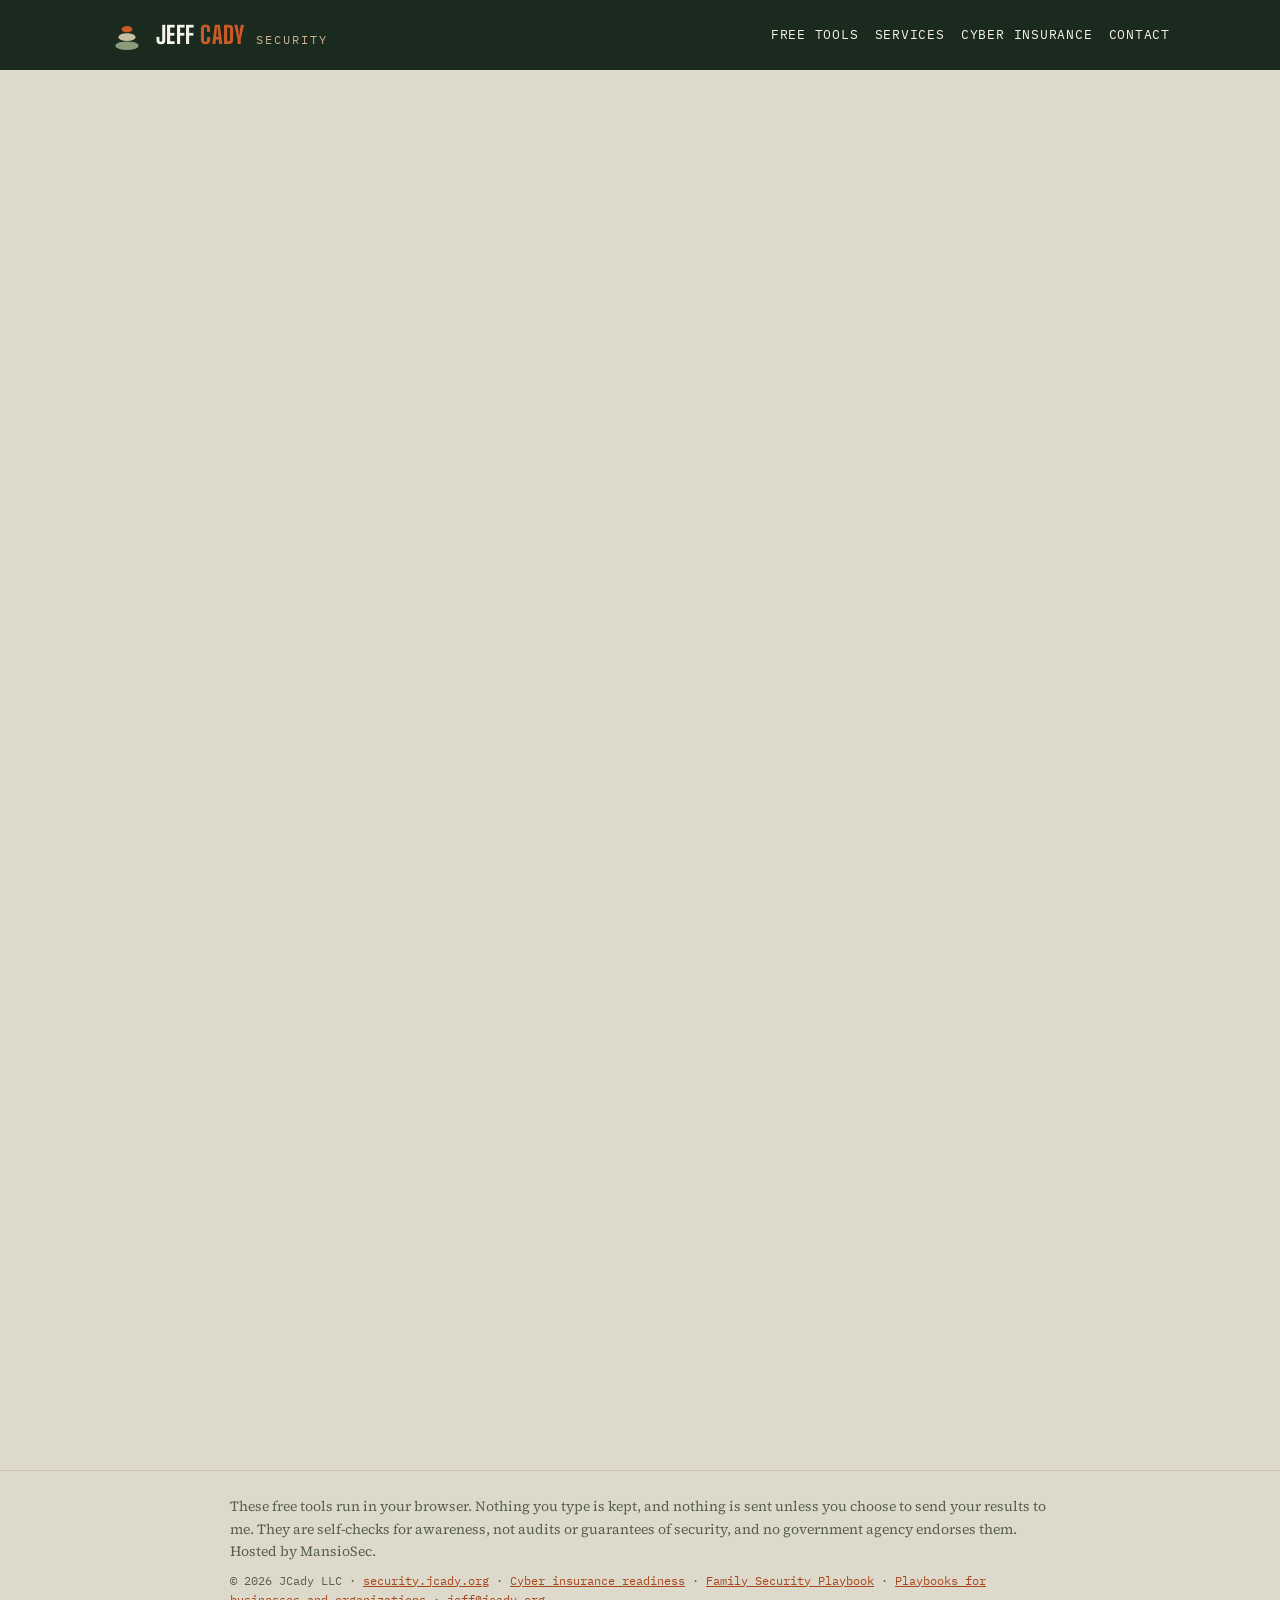
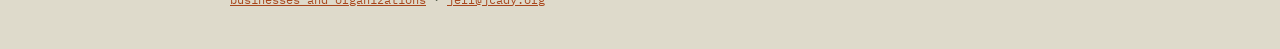
<file: rc.html>
<!DOCTYPE html>
<html lang="en">
<head>
<meta charset="UTF-8">
<meta name="viewport" content="width=device-width, initial-scale=1, viewport-fit=cover">
<title>Security Readiness Check — Jeff Cady Security</title>
<link rel="icon" href="favicon.svg" type="image/svg+xml">
<meta name="description" content="A free, 5-minute cybersecurity readiness check based on CISA&#x27;s Cybersecurity Performance Goals and the NIST Cybersecurity Framework. Get a score, your top priorities, and a PDF report.">
<link rel="preconnect" href="https://fonts.googleapis.com">
<link rel="preconnect" href="https://fonts.gstatic.com" crossorigin>
<link href="https://fonts.googleapis.com/css2?family=Big+Shoulders+Display:wght@700;800&family=Source+Serif+4:ital,opsz,wght@0,8..60,400;0,8..60,600;1,8..60,400&family=IBM+Plex+Mono:wght@400;500;600&display=swap" rel="stylesheet">
<style>
:root{
  --paper:#DEDACB;--paper-2:#F1EEE1;--ink:#232922;--ink-soft:#565f4e;--pine:#1B2A1F;--pine-2:#25372A;
  --line:#A79C82;--line-soft:#c9c0a7;--accent:#CB5A28;--accent-ink:#A8461C;--cream:#F7F2E7;--dim:#c8b190;
  --yes:#3f6b43;--part:#b07a1f;--no:#9b2d1c;--unk:#6b6b6b;--radius:2px;
  box-sizing:border-box;padding-top:env(safe-area-inset-top,0px);padding-bottom:env(safe-area-inset-bottom,0px);
}
@media (prefers-color-scheme:dark){:root:not([data-theme="light"]){--paper:#1f2620;--paper-2:#28302a;--ink:#ece7da;--ink-soft:#b7b19f;--line:#5c5a4c;--line-soft:#3d433b;--accent-ink:#E58A5E}}
:root[data-theme="dark"]{--paper:#1f2620;--paper-2:#28302a;--ink:#ece7da;--ink-soft:#b7b19f;--line:#5c5a4c;--line-soft:#3d433b;--accent-ink:#E58A5E}
html{scroll-padding-top:calc(env(safe-area-inset-top,0px) + 20px)}
*,*::before,*::after{box-sizing:border-box}
body{margin:0;background:var(--paper);color:var(--ink);font-family:'Source Serif 4',Georgia,serif;font-size:17px;line-height:1.6}
h1,h2,h3{font-family:'Big Shoulders Display','Arial Narrow',sans-serif;text-transform:uppercase;letter-spacing:.02em;margin:0;line-height:1}
a{color:var(--accent-ink)}
.wrap{max-width:860px;margin:0 auto;padding:0 20px}
header.hero{background:var(--pine);color:var(--cream);padding:30px 0 40px}
.brand{display:flex;align-items:baseline;gap:12px;text-decoration:none;color:var(--cream);margin-bottom:40px}
.brand b{font-family:'Big Shoulders Display',sans-serif;font-size:24px;font-weight:800;letter-spacing:.02em;text-transform:uppercase}
.brand b em{font-style:normal;color:var(--accent)}
.brand span{font-family:'IBM Plex Mono',monospace;font-size:11.5px;letter-spacing:.17em;text-transform:uppercase;color:var(--dim)}
  .brand img.mark{align-self:center;width:34px;height:34px;flex:none;}
.eyebrow{font-family:'IBM Plex Mono',monospace;font-size:12px;letter-spacing:.17em;text-transform:uppercase;color:var(--dim);display:flex;align-items:center;gap:10px}
.eyebrow::before{content:"";width:26px;height:1px;background:var(--dim)}
header.hero h1{font-size:clamp(40px,8vw,72px);font-weight:800;margin-top:14px;color:var(--cream);line-height:.95}
header.hero h1 em{font-style:normal;color:var(--accent)}
header.hero p{margin:18px 0 0;color:#d9d2c0;max-width:60ch;font-size:18px}
.meta-row{display:flex;flex-wrap:wrap;gap:8px 22px;margin-top:22px;font-family:'IBM Plex Mono',monospace;font-size:12px;letter-spacing:.06em;text-transform:uppercase;color:var(--dim)}
main{padding:32px 0 60px}
.panel{background:var(--paper-2);border:1px solid var(--line-soft);border-radius:var(--radius);padding:24px;margin-bottom:22px}
.panel h2{font-size:30px;font-weight:800;margin-bottom:8px}
.sub{font-style:italic;color:var(--ink-soft);font-size:16px;margin:0 0 18px}
.grid2{display:grid;grid-template-columns:1fr 1fr;gap:14px 16px}
@media (max-width:620px){.grid2{grid-template-columns:1fr}}
label.f{display:flex;flex-direction:column;gap:6px;font-family:'IBM Plex Mono',monospace;font-size:11px;letter-spacing:.07em;text-transform:uppercase;color:var(--ink-soft)}
input[type=text],input[type=email],select,textarea{font:inherit;font-family:'Source Serif 4',Georgia,serif;font-size:16px;text-transform:none;letter-spacing:0;color:var(--ink);background:var(--paper);border:1px solid var(--line);border-radius:var(--radius);padding:10px 12px;min-height:46px;width:100%}
textarea{min-height:90px;resize:vertical}
input:focus,select:focus,textarea:focus,button:focus-visible,a:focus-visible{outline:2px solid var(--accent);outline-offset:2px}
.seg{display:flex;flex-wrap:wrap;gap:6px}
.seg button{min-height:46px;padding:0 16px;font-family:'IBM Plex Mono',monospace;font-size:12.5px;letter-spacing:.05em;text-transform:uppercase;background:transparent;border:1px solid var(--line);color:var(--ink);border-radius:var(--radius);cursor:pointer}
.seg button.on{background:var(--pine-2);border-color:var(--pine-2);color:var(--cream)}
@media (prefers-color-scheme:dark){:root:not([data-theme="light"]) .seg button.on{background:var(--cream);color:var(--pine);border-color:var(--cream)}}
.btn{display:inline-flex;align-items:center;justify-content:center;gap:8px;min-height:50px;padding:0 24px;font-family:'IBM Plex Mono',monospace;font-size:13px;letter-spacing:.06em;text-transform:uppercase;border-radius:var(--radius);border:1px solid transparent;cursor:pointer;background:var(--accent);color:#fff;text-decoration:none}
.btn:hover{filter:brightness(.93)}
.btn.ghost{background:transparent;border-color:var(--line);color:var(--ink)}
.btn:disabled{opacity:.5;cursor:not-allowed}
.btn-row{display:flex;gap:12px;flex-wrap:wrap;margin-top:22px}
.privacy{font-size:14.5px;color:var(--ink-soft);border-left:3px solid var(--accent);padding:4px 0 4px 14px;margin:18px 0 0}
/* progress */
.progress{display:flex;gap:4px;margin-bottom:18px}
.progress i{flex:1;height:6px;background:var(--line-soft);border-radius:1px}
.progress i.done{background:var(--pine-2)}.progress i.cur{background:var(--accent)}
@media (prefers-color-scheme:dark){:root:not([data-theme="light"]) .progress i.done{background:#9fb59c}}
.step-label{font-family:'IBM Plex Mono',monospace;font-size:12px;letter-spacing:.1em;text-transform:uppercase;color:var(--ink-soft);margin-bottom:6px}
.q{border-top:1px solid var(--line-soft);padding:20px 0}
.q:first-of-type{border-top:none;padding-top:6px}
.q .qt{font-size:18px;margin:0 0 12px;font-weight:600}
.q .qh{font-size:15px;color:var(--ink-soft);margin:-6px 0 12px;font-style:italic}
.q .seg button.on[data-v="2"]{background:var(--yes);border-color:var(--yes);color:#fff}
.q .seg button.on[data-v="1"]{background:var(--part);border-color:var(--part);color:#fff}
.q .seg button.on[data-v="0"]{background:var(--no);border-color:var(--no);color:#fff}
.q .seg button.on[data-v="u"]{background:var(--unk);border-color:var(--unk);color:#fff}
.hidden{display:none!important}
/* results */
.score-card{background:var(--pine);color:var(--cream);border-radius:var(--radius);padding:28px;display:grid;grid-template-columns:auto 1fr;gap:28px;align-items:center;margin-bottom:22px}
@media (max-width:620px){.score-card{grid-template-columns:1fr;text-align:left}}
.big{font-family:'Big Shoulders Display',sans-serif;font-weight:800;font-size:110px;line-height:.85;color:var(--cream)}
.big small{font-size:36px;color:var(--dim)}
.tier{display:inline-block;font-family:'IBM Plex Mono',monospace;font-size:12.5px;letter-spacing:.1em;text-transform:uppercase;padding:6px 12px;border-radius:2px;color:#fff;margin-bottom:10px}
.score-card p{margin:0;color:#d9d2c0}
.radar-wrap{display:grid;grid-template-columns:1fr 1fr;gap:24px;align-items:center}
@media (max-width:680px){.radar-wrap{grid-template-columns:1fr}}
.radar-wrap svg{width:100%;height:auto;max-width:360px;margin:0 auto;display:block}
.fbar{margin-bottom:12px}
.fbar .lbl{display:flex;justify-content:space-between;font-family:'IBM Plex Mono',monospace;font-size:12px;letter-spacing:.05em;text-transform:uppercase;color:var(--ink-soft);margin-bottom:4px}
.fbar .track{height:12px;background:var(--line-soft);border-radius:1px;overflow:hidden}
.fbar .track i{display:block;height:100%}
.prio{border-top:1px solid var(--line-soft);padding:18px 0;display:grid;grid-template-columns:44px 1fr;gap:14px}
.prio:first-of-type{border-top:none}
.prio .n{font-family:'Big Shoulders Display',sans-serif;font-weight:800;font-size:40px;line-height:1;color:var(--accent)}
.prio h3{font-size:21px;font-weight:700;letter-spacing:.03em;margin-bottom:6px}
.prio .tag{font-family:'IBM Plex Mono',monospace;font-size:11px;letter-spacing:.06em;text-transform:uppercase;color:var(--ink-soft);margin-bottom:8px}
.prio p{margin:0 0 6px;font-size:16px}
.prio p b{font-family:'IBM Plex Mono',monospace;font-size:11.5px;letter-spacing:.06em;text-transform:uppercase;color:var(--ink-soft);font-weight:600;margin-right:6px}
.guide{display:inline-flex;align-items:center;gap:4px;min-height:44px;font-family:'IBM Plex Mono',monospace;font-size:13px;font-weight:600;letter-spacing:.04em;text-transform:uppercase;color:var(--accent-ink);text-decoration:underline;text-decoration-thickness:2px;text-underline-offset:4px}
.ans{display:grid;grid-template-columns:1fr auto;gap:10px;align-items:start;padding:10px 0;border-top:1px solid var(--line-soft);font-size:15.5px}
.ans .pill{font-family:'IBM Plex Mono',monospace;font-size:11px;letter-spacing:.06em;text-transform:uppercase;color:#fff;padding:4px 9px;border-radius:2px;white-space:nowrap}
.fn-h{font-family:'IBM Plex Mono',monospace;font-size:12px;letter-spacing:.12em;text-transform:uppercase;color:var(--accent-ink);margin:20px 0 4px}
.cta{background:var(--pine);color:var(--cream);border-radius:var(--radius);padding:28px;margin-bottom:22px}
.cta h2{color:var(--cream);font-size:32px}
.cta p{color:#d9d2c0}
.cta label.f{color:var(--dim)}
.cta input,.cta textarea{background:rgba(247,242,231,.06);border-color:rgba(247,242,231,.3);color:var(--cream)}
.cta .check{display:flex;gap:10px;align-items:flex-start;font-size:15px;color:#d9d2c0;margin-top:14px}
.cta .check input{width:22px;height:22px;margin-top:2px;accent-color:var(--accent);flex-shrink:0}
.msg{font-family:'IBM Plex Mono',monospace;font-size:13px;margin-top:14px;min-height:1em}
.keep{background:var(--paper-2);border:2px solid var(--accent);border-radius:var(--radius);padding:22px 24px;margin-bottom:22px;display:flex;gap:22px;align-items:center;justify-content:space-between}
.keep h2{font-size:26px;font-weight:800;margin-bottom:8px}
.keep p{margin:0;font-size:16px;color:var(--ink-soft);max-width:60ch}
.keep .btn{flex-shrink:0}
@media (max-width:680px){.keep{flex-direction:column;align-items:flex-start}}
.asked{display:flex;flex-wrap:wrap;gap:6px;align-items:center;margin:4px 0 6px;font-size:12.5px}
.asked b{font-family:'IBM Plex Mono',monospace;font-size:11px;letter-spacing:.06em;text-transform:uppercase;color:var(--ink-soft);font-weight:600;margin-right:4px}
.asked span{font-family:'IBM Plex Mono',monospace;font-size:11px;padding:3px 8px;border:1px solid var(--line);border-radius:2px;color:var(--ink)}
.roi-grid{display:grid;grid-template-columns:repeat(4,1fr);gap:12px 14px;margin-bottom:14px;align-items:end}
@media (max-width:760px){.roi-grid{grid-template-columns:1fr 1fr}}
@media (max-width:460px){.roi-grid{grid-template-columns:1fr}}
.roi-cards{display:grid;grid-template-columns:repeat(auto-fit,minmax(170px,1fr));gap:10px;margin-bottom:12px}
.roi-card{background:var(--paper);border:1px solid var(--line-soft);border-left:4px solid var(--accent);padding:12px 14px}
.roi-card b{display:block;font-family:'Big Shoulders Display',sans-serif;font-size:30px;line-height:1.05}
.roi-card span{font-size:13.5px;color:var(--ink-soft)}
.roi-note{font-size:13px;font-style:italic;color:var(--ink-soft);margin:0}
footer.foot{border-top:1px solid var(--line-soft);padding:24px 0 40px;font-size:14px;color:var(--ink-soft)}
footer.foot .mono{font-family:'IBM Plex Mono',monospace;font-size:12px}

/* pages that show a MansioSec-hosted free tool in Jeff Cady Security's name */
.bar{background:var(--pine);color:var(--cream);padding:16px 0}.bar .wrap{display:flex;justify-content:space-between;align-items:center;gap:14px;flex-wrap:wrap;max-width:1100px}
.bar .brand{margin:0}.bar nav{display:flex;gap:16px;flex-wrap:wrap;font-family:'IBM Plex Mono',monospace;font-size:13px;letter-spacing:.06em;text-transform:uppercase}.bar nav a{color:var(--cream);text-decoration:none}.bar nav a:hover{text-decoration:underline}
.toolframe{display:block;width:100%;border:0;min-height:900px;background:var(--paper)}
.tools-grid{display:grid;grid-template-columns:repeat(auto-fill,minmax(250px,1fr));gap:14px;margin:22px 0}.tcard{display:flex;flex-direction:column;background:var(--paper-2);border:1px solid var(--line-soft);border-left:4px solid var(--accent);padding:16px;color:inherit;text-decoration:none}
.tcard b{font-family:'Big Shoulders Display','Arial Narrow',sans-serif;font-size:22px;text-transform:uppercase;letter-spacing:.02em}.tcard span{color:var(--ink-soft);margin:6px 0 10px;flex:1;font-size:16px}.tcard i{font-style:normal;font-family:'IBM Plex Mono',monospace;font-size:12px;text-transform:uppercase;letter-spacing:.06em;color:var(--accent-ink)}
.tcard:hover,.tcard:focus-visible{box-shadow:0 2px 0 var(--accent)}
</style>
</head>
<body>
<header class="bar"><div class="wrap">
  <a class="brand" href="index.html"><img class="mark" src="cairn.svg" alt="" width="34" height="34"><b>Jeff <em>Cady</em></b><span>Security</span></a>
  <nav aria-label="Main"><a href="tools.html">Free tools</a><a href="index.html#services">Services</a><a href="insurance.html">Cyber insurance</a><a href="index.html#contact">Contact</a></nav>
</div></header>

<main style="margin:0;padding:0">
<iframe class="toolframe" src="https://www.mansiosec.com/t/jcady-llc-01/readiness-check" title="Security Readiness Check from Jeff Cady Security" data-mansiosec-embed style="min-height:1400px"></iframe>
</main>

<footer class="foot"><div class="wrap">
  <p style="margin:0 0 8px">These free tools run in your browser. Nothing you type is kept, and nothing is sent unless you choose to send your results to me. They are self-checks for awareness, not audits or guarantees of security, and no government agency endorses them. Hosted by MansioSec.</p>
  <p class="mono" style="margin:0">© 2026 JCady LLC · <a href="https://security.jcady.org/">security.jcady.org</a> · <a href="insurance.html">Cyber insurance readiness</a> · <a href="https://familysecurityplaybook.com/">Family Security Playbook</a> · <a href="https://business.familysecurityplaybook.com/">Playbooks for businesses and organizations</a> · <a href="mailto:jeff@jcady.org">jeff@jcady.org</a></p>
</div></footer>

<script src="https://www.mansiosec.com/embed.js" async></script>
<script data-goatcounter="https://jcady.goatcounter.com/count" async src="//gc.zgo.at/count.js"></script>
</body>
</html>
</file>
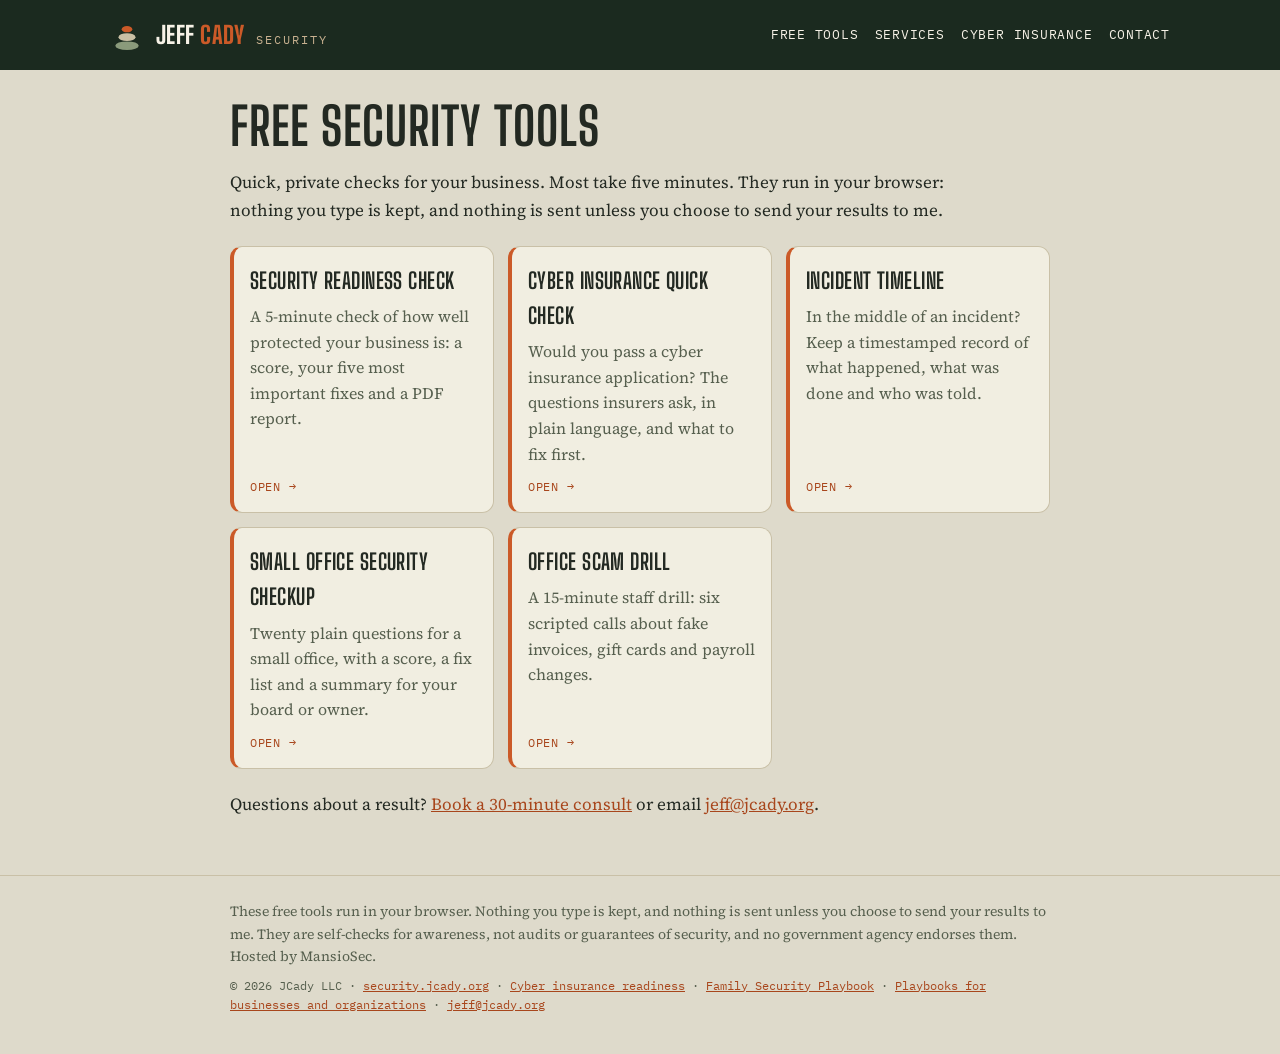
<file: tools.html>
<!DOCTYPE html>
<html lang="en">
<head>
<meta charset="UTF-8">
<meta name="viewport" content="width=device-width, initial-scale=1, viewport-fit=cover">
<title>Free security tools — Jeff Cady Security</title>
<link rel="icon" href="favicon.svg" type="image/svg+xml">
<meta name="description" content="Free, private security tools for small businesses and offices: a readiness check, a cyber insurance quick check, an incident timeline, an office checkup and an office scam drill.">
<link rel="preconnect" href="https://fonts.googleapis.com">
<link rel="preconnect" href="https://fonts.gstatic.com" crossorigin>
<link href="https://fonts.googleapis.com/css2?family=Big+Shoulders+Display:wght@700;800&family=Source+Serif+4:ital,opsz,wght@0,8..60,400;0,8..60,600;1,8..60,400&family=IBM+Plex+Mono:wght@400;500;600&display=swap" rel="stylesheet">
<style>
:root{
  --paper:#DEDACB;--paper-2:#F1EEE1;--ink:#232922;--ink-soft:#565f4e;--pine:#1B2A1F;--pine-2:#25372A;
  --line:#A79C82;--line-soft:#c9c0a7;--accent:#CB5A28;--accent-ink:#A8461C;--cream:#F7F2E7;--dim:#c8b190;
  --yes:#3f6b43;--part:#b07a1f;--no:#9b2d1c;--unk:#6b6b6b;--radius:2px;
  box-sizing:border-box;padding-top:env(safe-area-inset-top,0px);padding-bottom:env(safe-area-inset-bottom,0px);
}
@media (prefers-color-scheme:dark){:root:not([data-theme="light"]){--paper:#1f2620;--paper-2:#28302a;--ink:#ece7da;--ink-soft:#b7b19f;--line:#5c5a4c;--line-soft:#3d433b;--accent-ink:#E58A5E}}
:root[data-theme="dark"]{--paper:#1f2620;--paper-2:#28302a;--ink:#ece7da;--ink-soft:#b7b19f;--line:#5c5a4c;--line-soft:#3d433b;--accent-ink:#E58A5E}
html{scroll-padding-top:calc(env(safe-area-inset-top,0px) + 20px)}
*,*::before,*::after{box-sizing:border-box}
body{margin:0;background:var(--paper);color:var(--ink);font-family:'Source Serif 4',Georgia,serif;font-size:17px;line-height:1.6}
h1,h2,h3{font-family:'Big Shoulders Display','Arial Narrow',sans-serif;text-transform:uppercase;letter-spacing:.02em;margin:0;line-height:1}
a{color:var(--accent-ink)}
.wrap{max-width:860px;margin:0 auto;padding:0 20px}
header.hero{background:var(--pine);color:var(--cream);padding:30px 0 40px}
.brand{display:flex;align-items:baseline;gap:12px;text-decoration:none;color:var(--cream);margin-bottom:40px}
.brand b{font-family:'Big Shoulders Display',sans-serif;font-size:24px;font-weight:800;letter-spacing:.02em;text-transform:uppercase}
.brand b em{font-style:normal;color:var(--accent)}
.brand span{font-family:'IBM Plex Mono',monospace;font-size:11.5px;letter-spacing:.17em;text-transform:uppercase;color:var(--dim)}
  .brand img.mark{align-self:center;width:34px;height:34px;flex:none;}
.eyebrow{font-family:'IBM Plex Mono',monospace;font-size:12px;letter-spacing:.17em;text-transform:uppercase;color:var(--dim);display:flex;align-items:center;gap:10px}
.eyebrow::before{content:"";width:26px;height:1px;background:var(--dim)}
header.hero h1{font-size:clamp(40px,8vw,72px);font-weight:800;margin-top:14px;color:var(--cream);line-height:.95}
header.hero h1 em{font-style:normal;color:var(--accent)}
header.hero p{margin:18px 0 0;color:#d9d2c0;max-width:60ch;font-size:18px}
.meta-row{display:flex;flex-wrap:wrap;gap:8px 22px;margin-top:22px;font-family:'IBM Plex Mono',monospace;font-size:12px;letter-spacing:.06em;text-transform:uppercase;color:var(--dim)}
main{padding:32px 0 60px}
.panel{background:var(--paper-2);border:1px solid var(--line-soft);border-radius:var(--radius);padding:24px;margin-bottom:22px}
.panel h2{font-size:30px;font-weight:800;margin-bottom:8px}
.sub{font-style:italic;color:var(--ink-soft);font-size:16px;margin:0 0 18px}
.grid2{display:grid;grid-template-columns:1fr 1fr;gap:14px 16px}
@media (max-width:620px){.grid2{grid-template-columns:1fr}}
label.f{display:flex;flex-direction:column;gap:6px;font-family:'IBM Plex Mono',monospace;font-size:11px;letter-spacing:.07em;text-transform:uppercase;color:var(--ink-soft)}
input[type=text],input[type=email],select,textarea{font:inherit;font-family:'Source Serif 4',Georgia,serif;font-size:16px;text-transform:none;letter-spacing:0;color:var(--ink);background:var(--paper);border:1px solid var(--line);border-radius:var(--radius);padding:10px 12px;min-height:46px;width:100%}
textarea{min-height:90px;resize:vertical}
input:focus,select:focus,textarea:focus,button:focus-visible,a:focus-visible{outline:2px solid var(--accent);outline-offset:2px}
.seg{display:flex;flex-wrap:wrap;gap:6px}
.seg button{min-height:46px;padding:0 16px;font-family:'IBM Plex Mono',monospace;font-size:12.5px;letter-spacing:.05em;text-transform:uppercase;background:transparent;border:1px solid var(--line);color:var(--ink);border-radius:var(--radius);cursor:pointer}
.seg button.on{background:var(--pine-2);border-color:var(--pine-2);color:var(--cream)}
@media (prefers-color-scheme:dark){:root:not([data-theme="light"]) .seg button.on{background:var(--cream);color:var(--pine);border-color:var(--cream)}}
.btn{display:inline-flex;align-items:center;justify-content:center;gap:8px;min-height:50px;padding:0 24px;font-family:'IBM Plex Mono',monospace;font-size:13px;letter-spacing:.06em;text-transform:uppercase;border-radius:var(--radius);border:1px solid transparent;cursor:pointer;background:var(--accent);color:#fff;text-decoration:none}
.btn:hover{filter:brightness(.93)}
.btn.ghost{background:transparent;border-color:var(--line);color:var(--ink)}
.btn:disabled{opacity:.5;cursor:not-allowed}
.btn-row{display:flex;gap:12px;flex-wrap:wrap;margin-top:22px}
.privacy{font-size:14.5px;color:var(--ink-soft);border-left:3px solid var(--accent);padding:4px 0 4px 14px;margin:18px 0 0}
/* progress */
.progress{display:flex;gap:4px;margin-bottom:18px}
.progress i{flex:1;height:6px;background:var(--line-soft);border-radius:1px}
.progress i.done{background:var(--pine-2)}.progress i.cur{background:var(--accent)}
@media (prefers-color-scheme:dark){:root:not([data-theme="light"]) .progress i.done{background:#9fb59c}}
.step-label{font-family:'IBM Plex Mono',monospace;font-size:12px;letter-spacing:.1em;text-transform:uppercase;color:var(--ink-soft);margin-bottom:6px}
.q{border-top:1px solid var(--line-soft);padding:20px 0}
.q:first-of-type{border-top:none;padding-top:6px}
.q .qt{font-size:18px;margin:0 0 12px;font-weight:600}
.q .qh{font-size:15px;color:var(--ink-soft);margin:-6px 0 12px;font-style:italic}
.q .seg button.on[data-v="2"]{background:var(--yes);border-color:var(--yes);color:#fff}
.q .seg button.on[data-v="1"]{background:var(--part);border-color:var(--part);color:#fff}
.q .seg button.on[data-v="0"]{background:var(--no);border-color:var(--no);color:#fff}
.q .seg button.on[data-v="u"]{background:var(--unk);border-color:var(--unk);color:#fff}
.hidden{display:none!important}
/* results */
.score-card{background:var(--pine);color:var(--cream);border-radius:var(--radius);padding:28px;display:grid;grid-template-columns:auto 1fr;gap:28px;align-items:center;margin-bottom:22px}
@media (max-width:620px){.score-card{grid-template-columns:1fr;text-align:left}}
.big{font-family:'Big Shoulders Display',sans-serif;font-weight:800;font-size:110px;line-height:.85;color:var(--cream)}
.big small{font-size:36px;color:var(--dim)}
.tier{display:inline-block;font-family:'IBM Plex Mono',monospace;font-size:12.5px;letter-spacing:.1em;text-transform:uppercase;padding:6px 12px;border-radius:2px;color:#fff;margin-bottom:10px}
.score-card p{margin:0;color:#d9d2c0}
.radar-wrap{display:grid;grid-template-columns:1fr 1fr;gap:24px;align-items:center}
@media (max-width:680px){.radar-wrap{grid-template-columns:1fr}}
.radar-wrap svg{width:100%;height:auto;max-width:360px;margin:0 auto;display:block}
.fbar{margin-bottom:12px}
.fbar .lbl{display:flex;justify-content:space-between;font-family:'IBM Plex Mono',monospace;font-size:12px;letter-spacing:.05em;text-transform:uppercase;color:var(--ink-soft);margin-bottom:4px}
.fbar .track{height:12px;background:var(--line-soft);border-radius:1px;overflow:hidden}
.fbar .track i{display:block;height:100%}
.prio{border-top:1px solid var(--line-soft);padding:18px 0;display:grid;grid-template-columns:44px 1fr;gap:14px}
.prio:first-of-type{border-top:none}
.prio .n{font-family:'Big Shoulders Display',sans-serif;font-weight:800;font-size:40px;line-height:1;color:var(--accent)}
.prio h3{font-size:21px;font-weight:700;letter-spacing:.03em;margin-bottom:6px}
.prio .tag{font-family:'IBM Plex Mono',monospace;font-size:11px;letter-spacing:.06em;text-transform:uppercase;color:var(--ink-soft);margin-bottom:8px}
.prio p{margin:0 0 6px;font-size:16px}
.prio p b{font-family:'IBM Plex Mono',monospace;font-size:11.5px;letter-spacing:.06em;text-transform:uppercase;color:var(--ink-soft);font-weight:600;margin-right:6px}
.guide{display:inline-flex;align-items:center;gap:4px;min-height:44px;font-family:'IBM Plex Mono',monospace;font-size:13px;font-weight:600;letter-spacing:.04em;text-transform:uppercase;color:var(--accent-ink);text-decoration:underline;text-decoration-thickness:2px;text-underline-offset:4px}
.ans{display:grid;grid-template-columns:1fr auto;gap:10px;align-items:start;padding:10px 0;border-top:1px solid var(--line-soft);font-size:15.5px}
.ans .pill{font-family:'IBM Plex Mono',monospace;font-size:11px;letter-spacing:.06em;text-transform:uppercase;color:#fff;padding:4px 9px;border-radius:2px;white-space:nowrap}
.fn-h{font-family:'IBM Plex Mono',monospace;font-size:12px;letter-spacing:.12em;text-transform:uppercase;color:var(--accent-ink);margin:20px 0 4px}
.cta{background:var(--pine);color:var(--cream);border-radius:var(--radius);padding:28px;margin-bottom:22px}
.cta h2{color:var(--cream);font-size:32px}
.cta p{color:#d9d2c0}
.cta label.f{color:var(--dim)}
.cta input,.cta textarea{background:rgba(247,242,231,.06);border-color:rgba(247,242,231,.3);color:var(--cream)}
.cta .check{display:flex;gap:10px;align-items:flex-start;font-size:15px;color:#d9d2c0;margin-top:14px}
.cta .check input{width:22px;height:22px;margin-top:2px;accent-color:var(--accent);flex-shrink:0}
.msg{font-family:'IBM Plex Mono',monospace;font-size:13px;margin-top:14px;min-height:1em}
.keep{background:var(--paper-2);border:2px solid var(--accent);border-radius:var(--radius);padding:22px 24px;margin-bottom:22px;display:flex;gap:22px;align-items:center;justify-content:space-between}
.keep h2{font-size:26px;font-weight:800;margin-bottom:8px}
.keep p{margin:0;font-size:16px;color:var(--ink-soft);max-width:60ch}
.keep .btn{flex-shrink:0}
@media (max-width:680px){.keep{flex-direction:column;align-items:flex-start}}
.asked{display:flex;flex-wrap:wrap;gap:6px;align-items:center;margin:4px 0 6px;font-size:12.5px}
.asked b{font-family:'IBM Plex Mono',monospace;font-size:11px;letter-spacing:.06em;text-transform:uppercase;color:var(--ink-soft);font-weight:600;margin-right:4px}
.asked span{font-family:'IBM Plex Mono',monospace;font-size:11px;padding:3px 8px;border:1px solid var(--line);border-radius:2px;color:var(--ink)}
.roi-grid{display:grid;grid-template-columns:repeat(4,1fr);gap:12px 14px;margin-bottom:14px;align-items:end}
@media (max-width:760px){.roi-grid{grid-template-columns:1fr 1fr}}
@media (max-width:460px){.roi-grid{grid-template-columns:1fr}}
.roi-cards{display:grid;grid-template-columns:repeat(auto-fit,minmax(170px,1fr));gap:10px;margin-bottom:12px}
.roi-card{background:var(--paper);border:1px solid var(--line-soft);border-left:4px solid var(--accent);padding:12px 14px}
.roi-card b{display:block;font-family:'Big Shoulders Display',sans-serif;font-size:30px;line-height:1.05}
.roi-card span{font-size:13.5px;color:var(--ink-soft)}
.roi-note{font-size:13px;font-style:italic;color:var(--ink-soft);margin:0}
footer.foot{border-top:1px solid var(--line-soft);padding:24px 0 40px;font-size:14px;color:var(--ink-soft)}
footer.foot .mono{font-family:'IBM Plex Mono',monospace;font-size:12px}

/* pages that show a MansioSec-hosted free tool in Jeff Cady Security's name */
.bar{background:var(--pine);color:var(--cream);padding:16px 0}.bar .wrap{display:flex;justify-content:space-between;align-items:center;gap:14px;flex-wrap:wrap;max-width:1100px}
.bar .brand{margin:0}.bar nav{display:flex;gap:16px;flex-wrap:wrap;font-family:'IBM Plex Mono',monospace;font-size:13px;letter-spacing:.06em;text-transform:uppercase}.bar nav a{color:var(--cream);text-decoration:none}.bar nav a:hover{text-decoration:underline}
.toolframe{display:block;width:100%;border:0;min-height:900px;background:var(--paper)}
.tools-grid{display:grid;grid-template-columns:repeat(auto-fill,minmax(250px,1fr));gap:14px;margin:22px 0}.tcard{display:flex;flex-direction:column;background:var(--paper-2);border:1px solid var(--line-soft);border-left:4px solid var(--accent);padding:16px;color:inherit;text-decoration:none}
.tcard b{font-family:'Big Shoulders Display','Arial Narrow',sans-serif;font-size:22px;text-transform:uppercase;letter-spacing:.02em}.tcard span{color:var(--ink-soft);margin:6px 0 10px;flex:1;font-size:16px}.tcard i{font-style:normal;font-family:'IBM Plex Mono',monospace;font-size:12px;text-transform:uppercase;letter-spacing:.06em;color:var(--accent-ink)}
.tcard:hover,.tcard:focus-visible{box-shadow:0 2px 0 var(--accent)}
/* Rounded corners for the boxes that were square. :where() keeps this at zero specificity,
   so it never overrides a radius set anywhere else; --radius (2px) is unchanged. */
:root{--radius-sm:8px;--radius-md:12px;--radius-lg:14px;--radius-pill:999px}
:where(.tcard){border-radius:var(--radius-md)}
</style>
</head>
<body>
<header class="bar"><div class="wrap">
  <a class="brand" href="index.html"><img class="mark" src="cairn.svg" alt="" width="34" height="34"><b>Jeff <em>Cady</em></b><span>Security</span></a>
  <nav aria-label="Main"><a href="tools.html">Free tools</a><a href="index.html#services">Services</a><a href="insurance.html">Cyber insurance</a><a href="index.html#contact">Contact</a></nav>
</div></header>

<main class="wrap" style="padding:30px 20px 40px">
<h1 style="font-size:clamp(32px,6vw,52px)">Free security tools</h1>
<p style="max-width:44em">Quick, private checks for your business. Most take five minutes. They run in your browser: nothing you type is kept, and nothing is sent unless you choose to send your results to me.</p>
<div class="tools-grid"><a class="tcard" href="rc.html"><b>Security Readiness Check</b><span>A 5-minute check of how well protected your business is: a score, your five most important fixes and a PDF report.</span><i>Open &rarr;</i></a><a class="tcard" href="insurance-check.html"><b>Cyber insurance quick check</b><span>Would you pass a cyber insurance application? The questions insurers ask, in plain language, and what to fix first.</span><i>Open &rarr;</i></a><a class="tcard" href="incident-timeline.html"><b>Incident Timeline</b><span>In the middle of an incident? Keep a timestamped record of what happened, what was done and who was told.</span><i>Open &rarr;</i></a><a class="tcard" href="office-checkup.html"><b>Small Office Security Checkup</b><span>Twenty plain questions for a small office, with a score, a fix list and a summary for your board or owner.</span><i>Open &rarr;</i></a><a class="tcard" href="office-drill.html"><b>Office scam drill</b><span>A 15-minute staff drill: six scripted calls about fake invoices, gift cards and payroll changes.</span><i>Open &rarr;</i></a></div>
<p>Questions about a result? <a href="index.html#contact">Book a 30-minute consult</a> or email <a href="mailto:jeff@jcady.org">jeff@jcady.org</a>.</p>
</main>

<footer class="foot"><div class="wrap">
  <p style="margin:0 0 8px">These free tools run in your browser. Nothing you type is kept, and nothing is sent unless you choose to send your results to me. They are self-checks for awareness, not audits or guarantees of security, and no government agency endorses them. Hosted by MansioSec.</p>
  <p class="mono" style="margin:0">© 2026 JCady LLC · <a href="https://security.jcady.org/">security.jcady.org</a> · <a href="insurance.html">Cyber insurance readiness</a> · <a href="https://familysecurityplaybook.com/">Family Security Playbook</a> · <a href="https://business.familysecurityplaybook.com/">Playbooks for businesses and organizations</a> · <a href="mailto:jeff@jcady.org">jeff@jcady.org</a></p>
</div></footer>

<script data-goatcounter="https://jcady.goatcounter.com/count" async src="//gc.zgo.at/count.js"></script>
</body>
</html>
</file>
